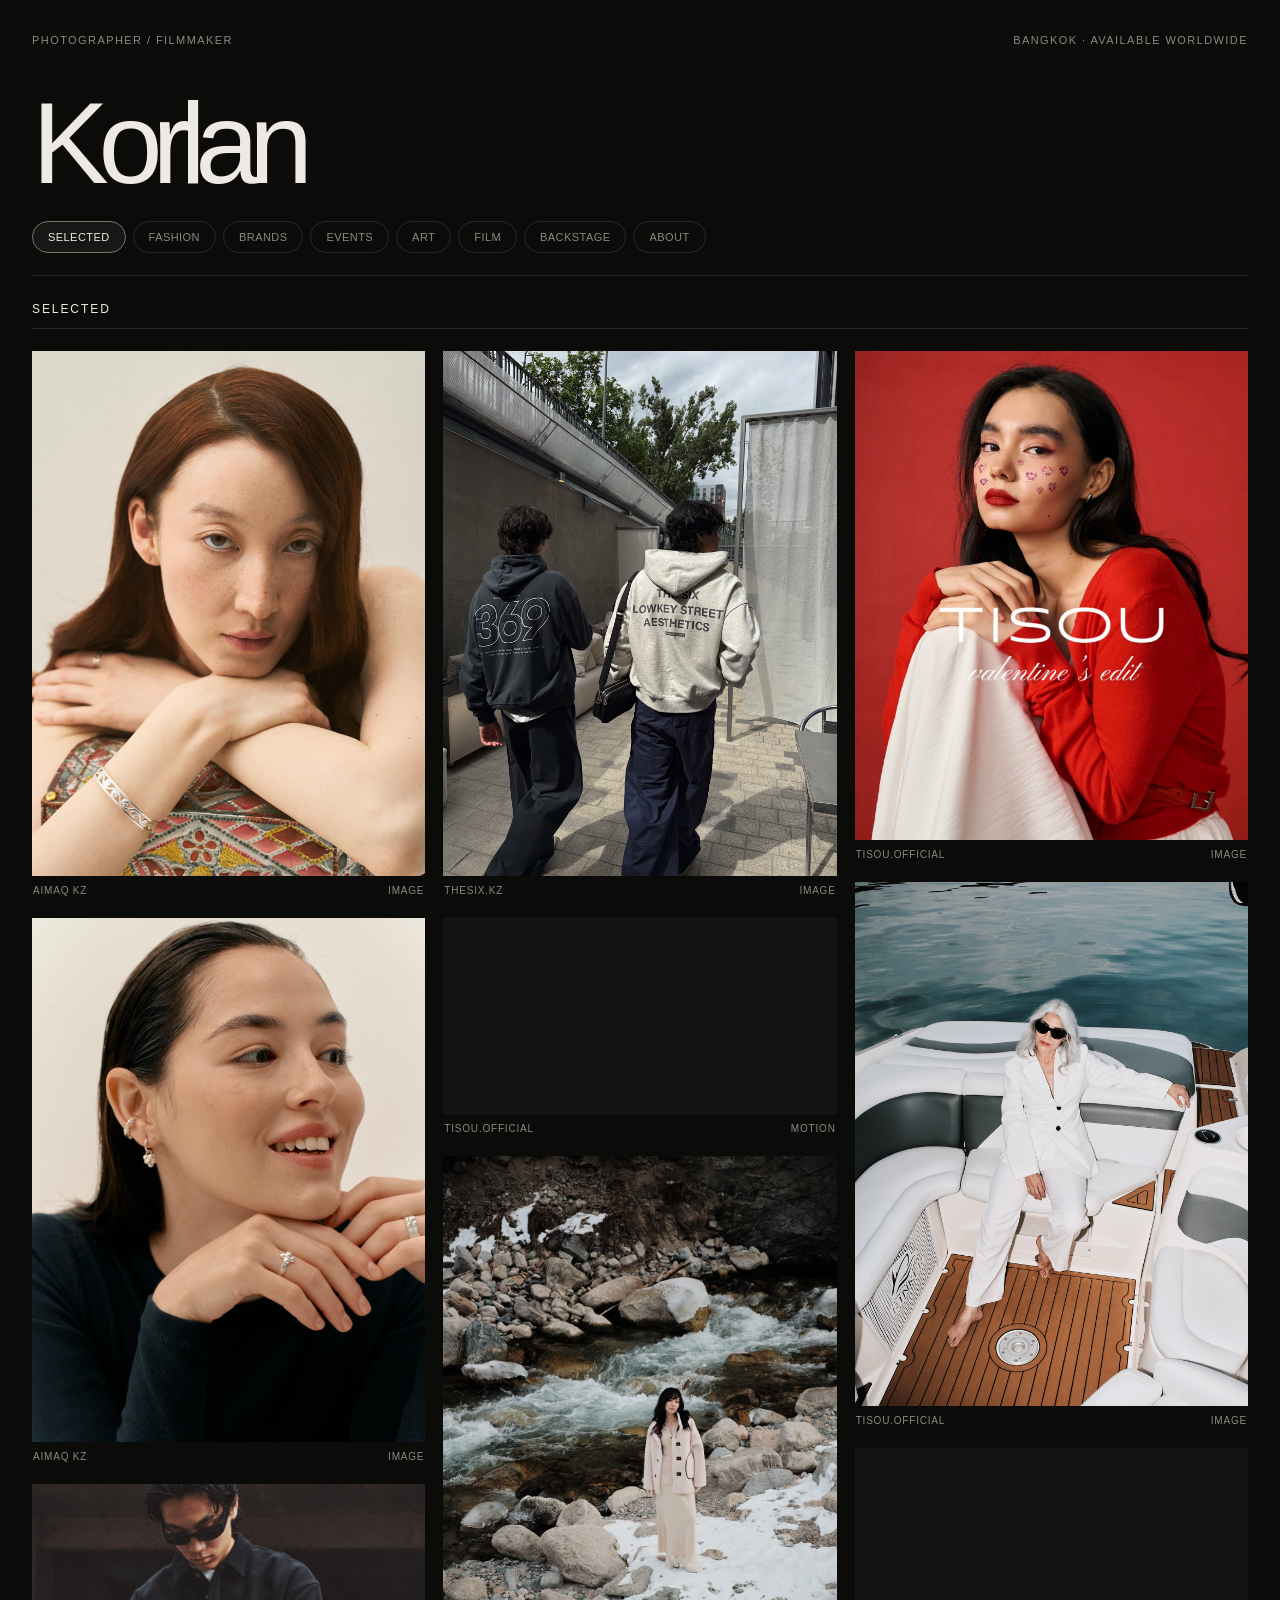
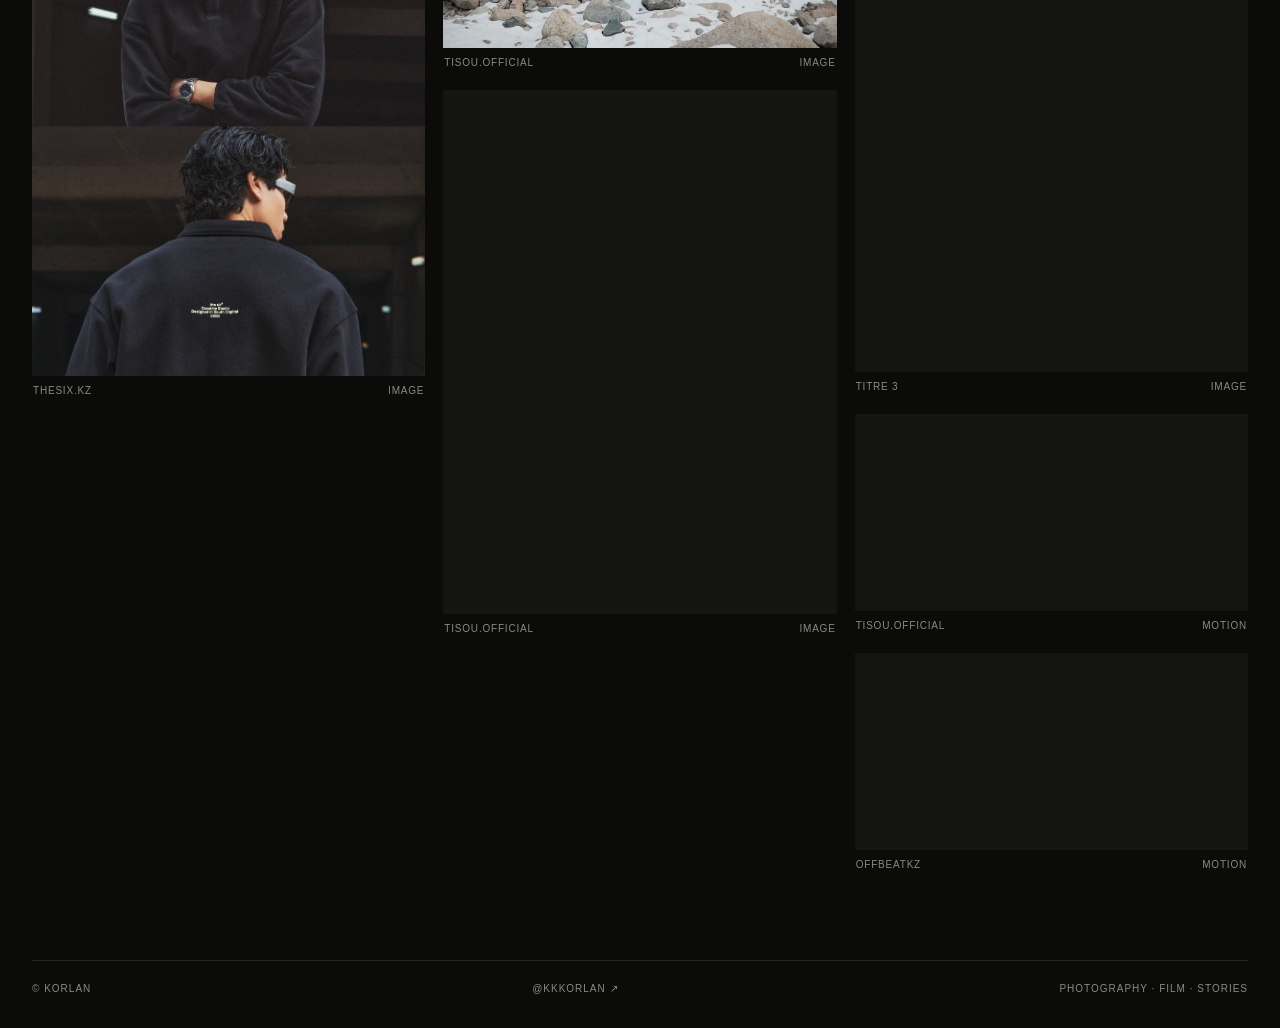
<file: index.html>
<!doctype html>
<html lang="en"><head><meta charset="utf-8"><meta name="viewport" content="width=device-width,initial-scale=1"><meta name="theme-color" content="#0b0b0a"><meta name="description" content="Korlan - photographer and filmmaker. Selected visual work, campaigns and films."><meta property="og:title" content="Korlan"><meta property="og:description" content="Photography, films and visual work by Korlan."><meta property="og:type" content="website"><meta property="og:url" content="https://www.yokikori.online/"><title>Korlan</title><link rel="stylesheet" href="./assets/alternative.css"></head>
<body><div class="shell">
<header><div class="topline"><span>Photographer / Filmmaker</span><span>Bangkok · Available worldwide</span></div><div class="wordmark">Korlan</div><nav class="nav" id="nav" aria-label="Portfolio sections"></nav></header>
<main id="content"><div class="empty">Loading selected work...</div></main>
<footer><span>© Korlan</span><a href="https://www.instagram.com/kkkorlan/" target="_blank" rel="noopener noreferrer">@kkkorlan ↗</a><span>Photography · Film · Stories</span></footer>
</div><script src="./assets/alternative.js" defer></script></body></html>
</file>
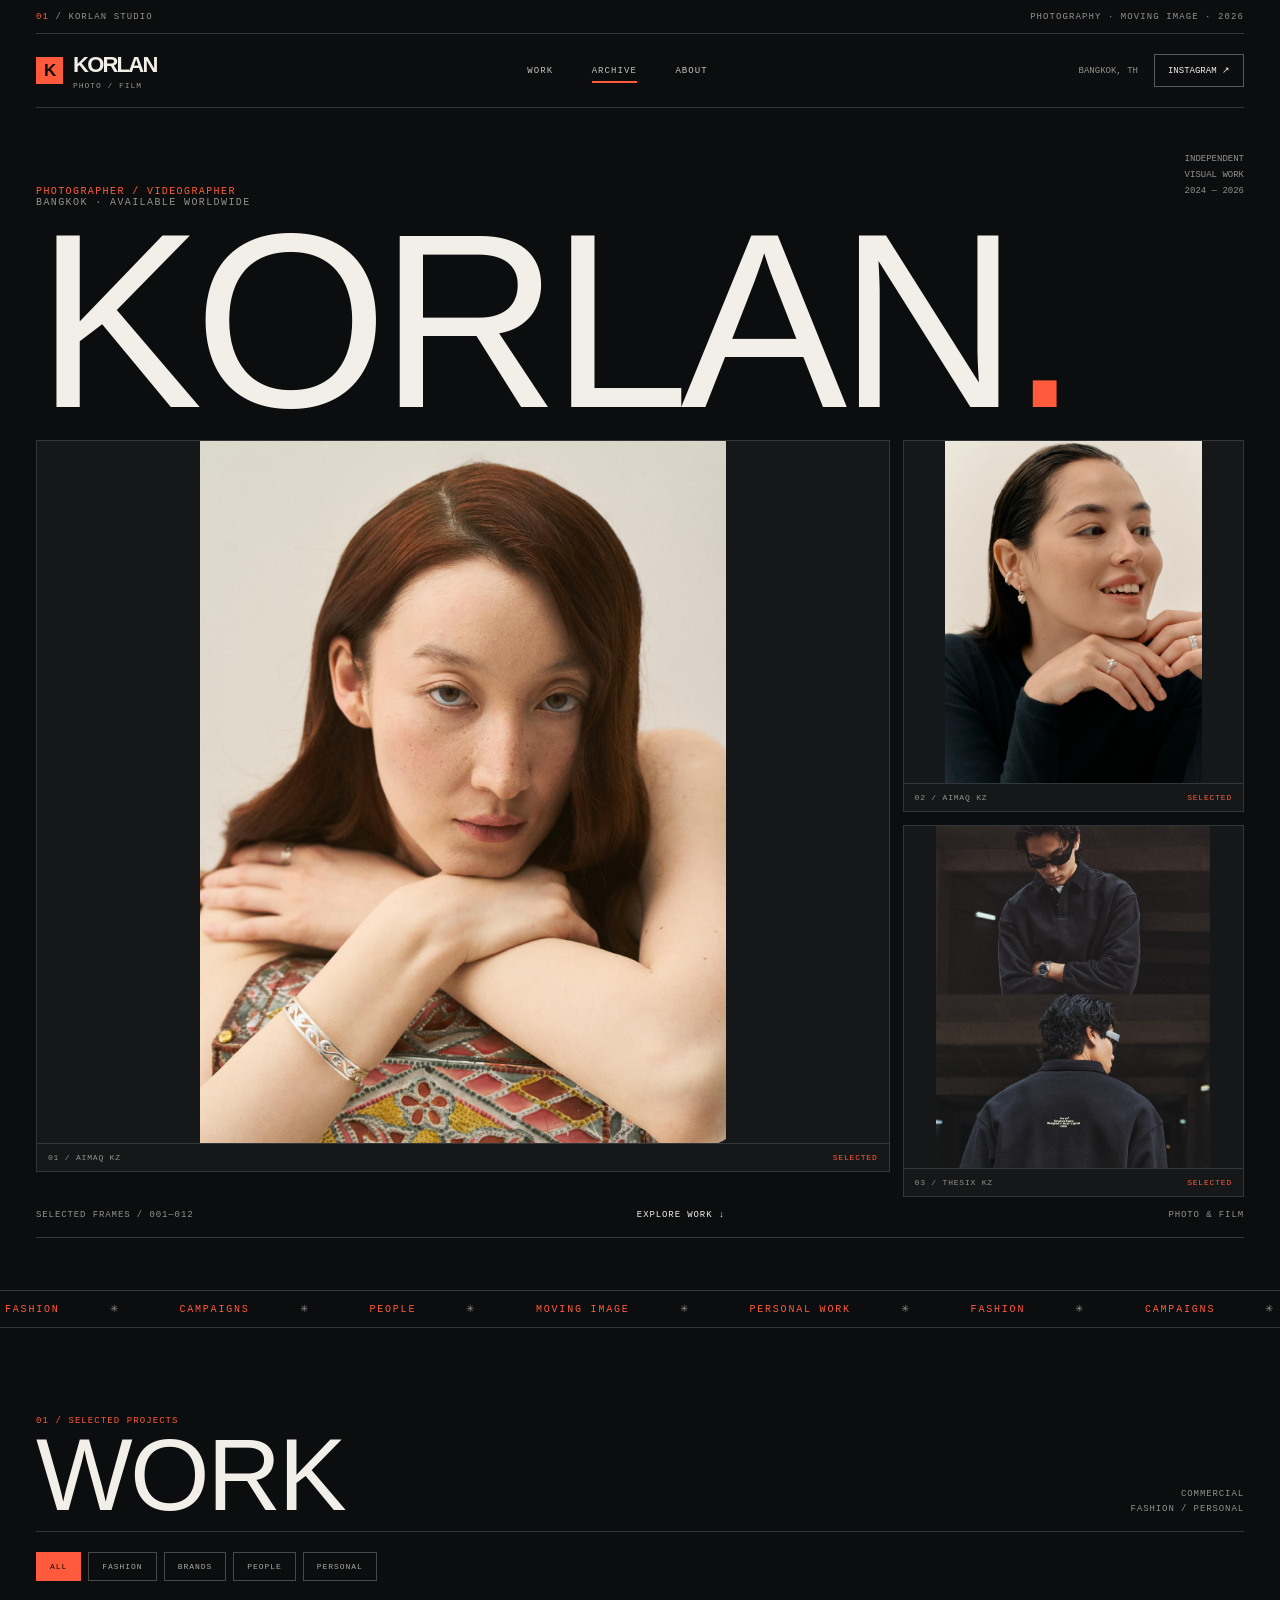
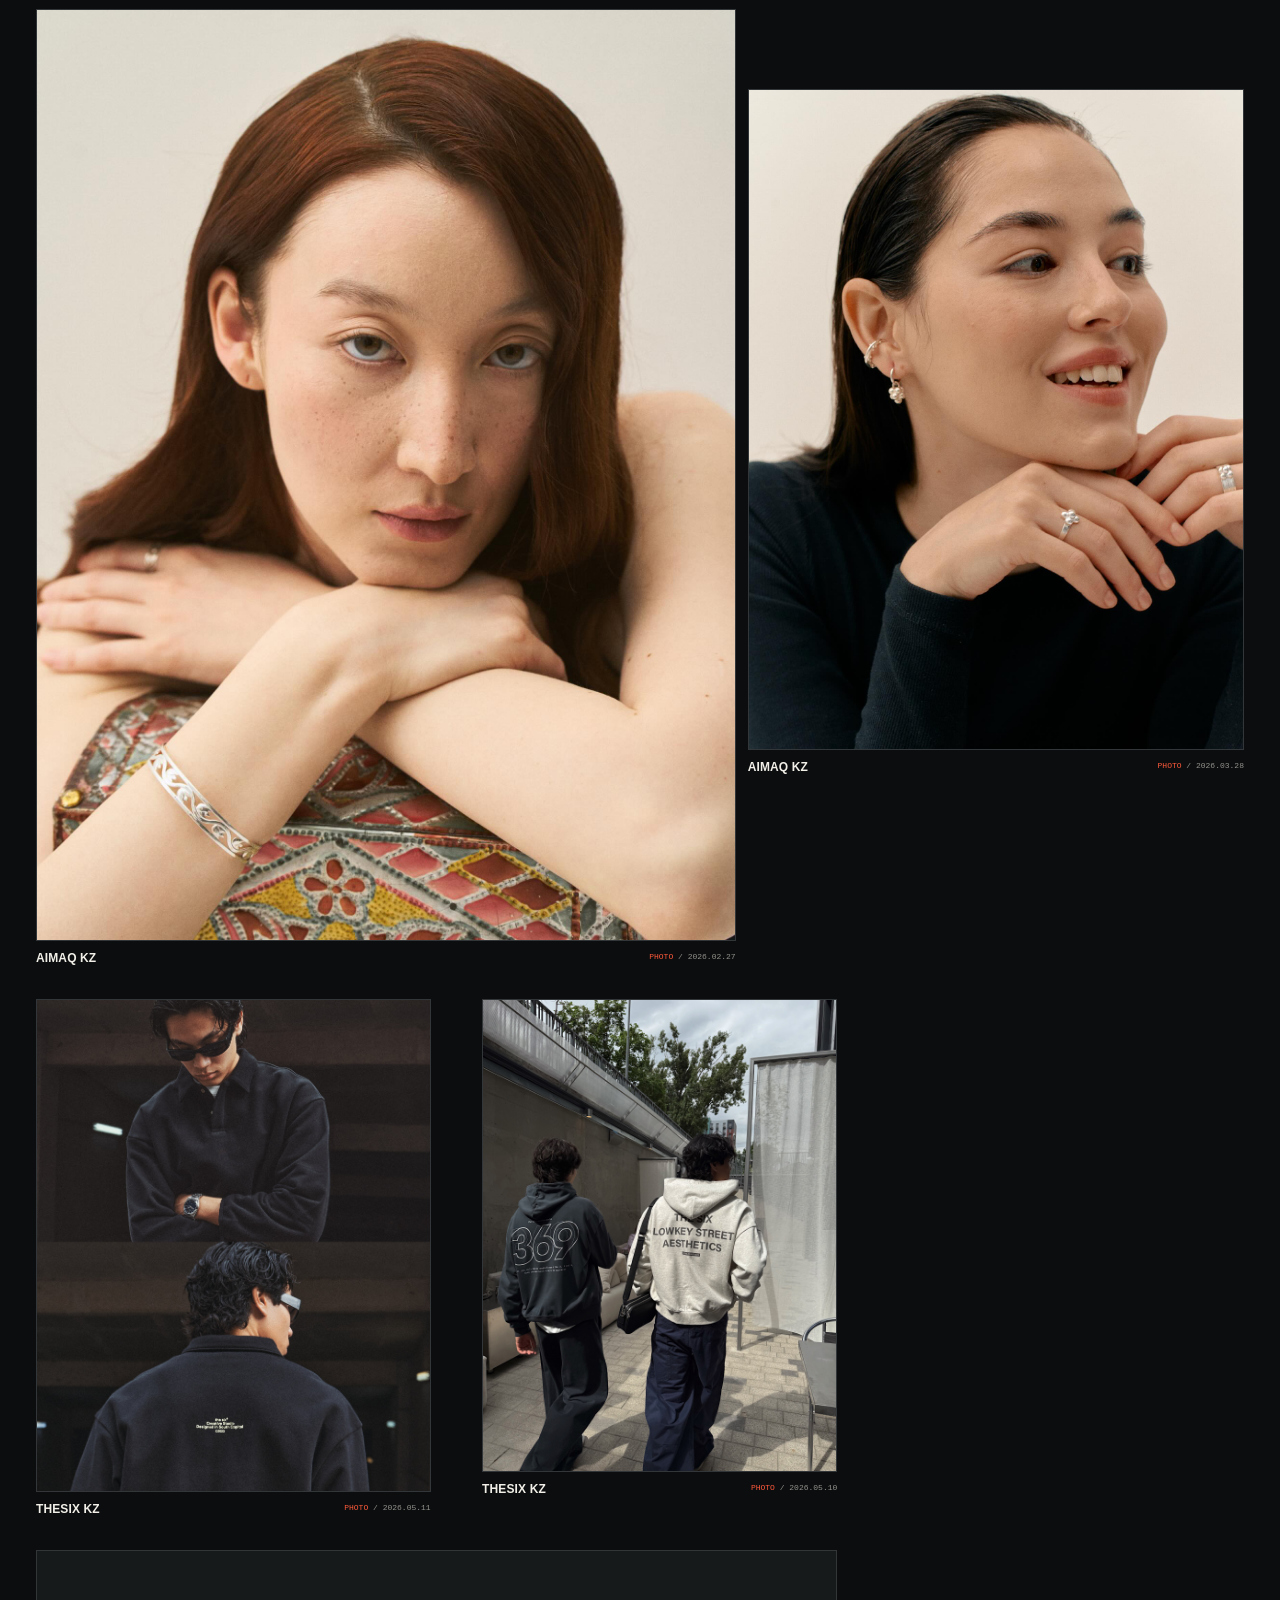
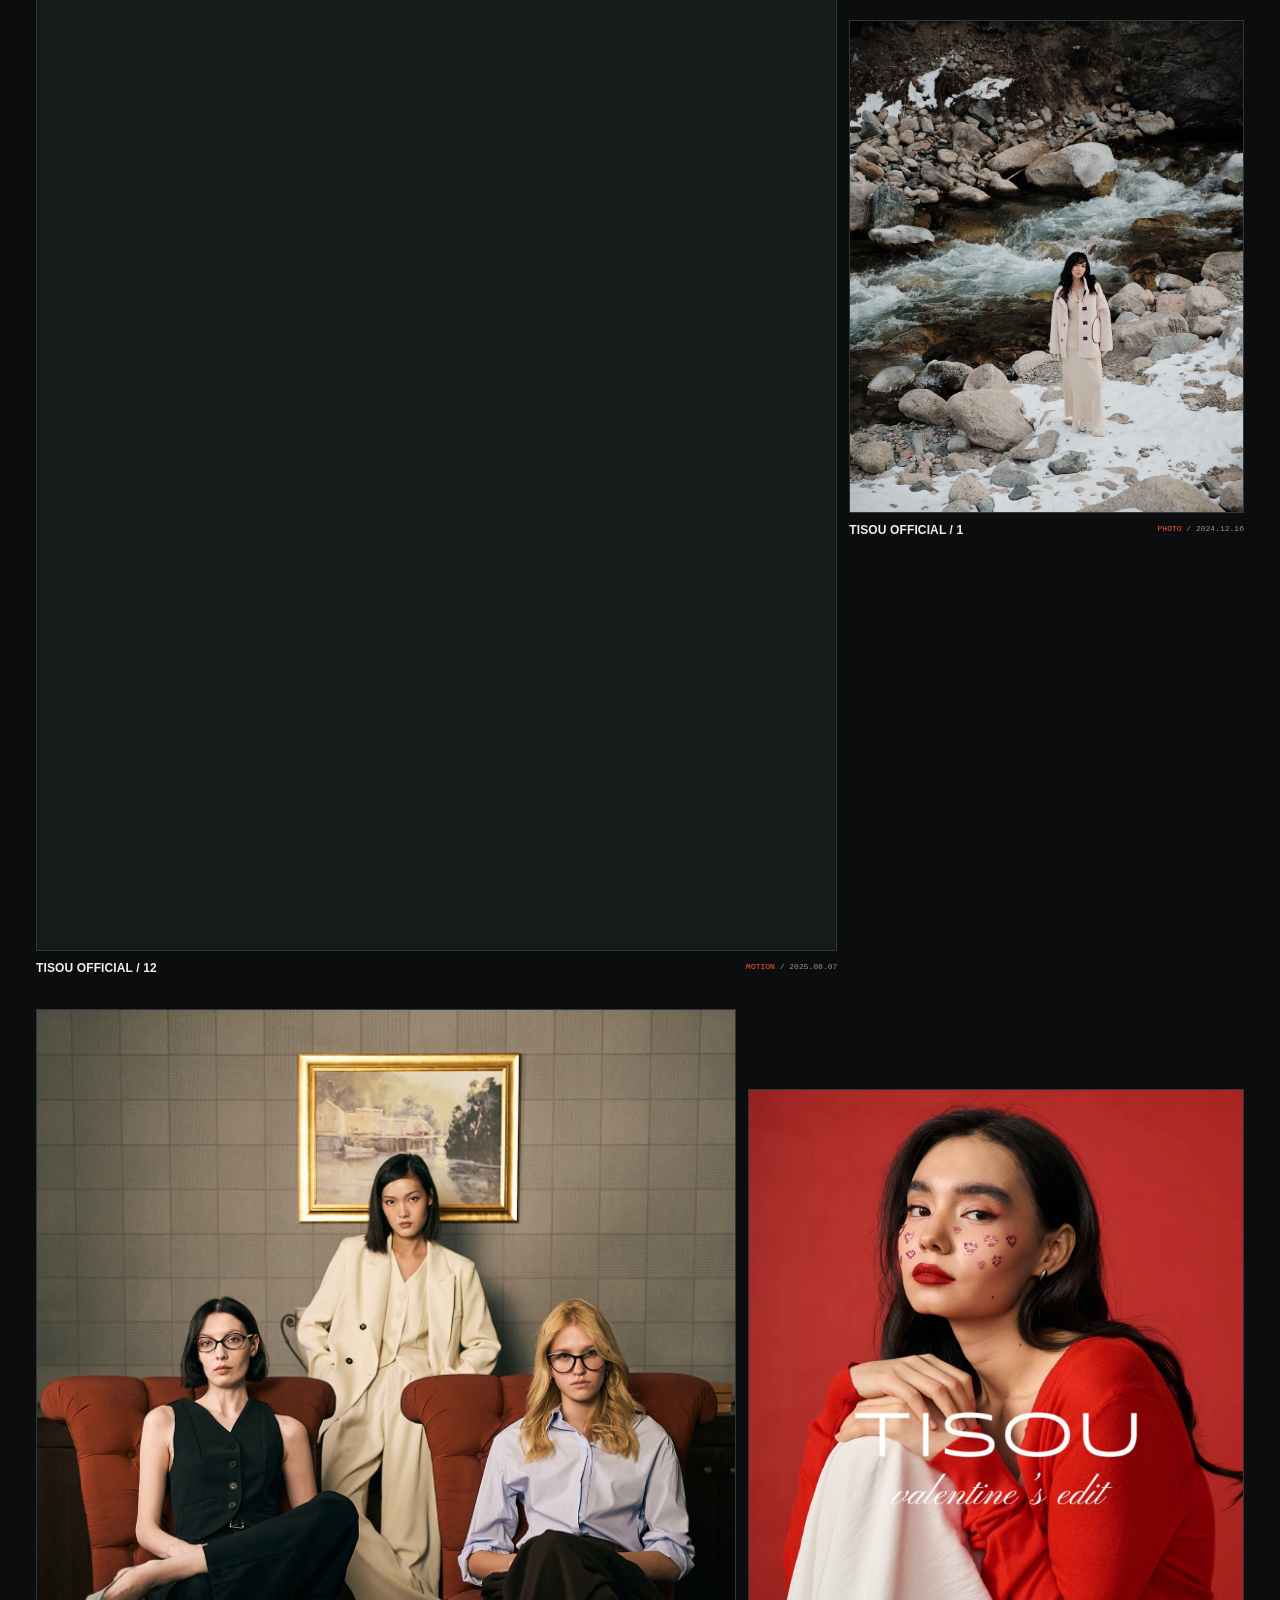
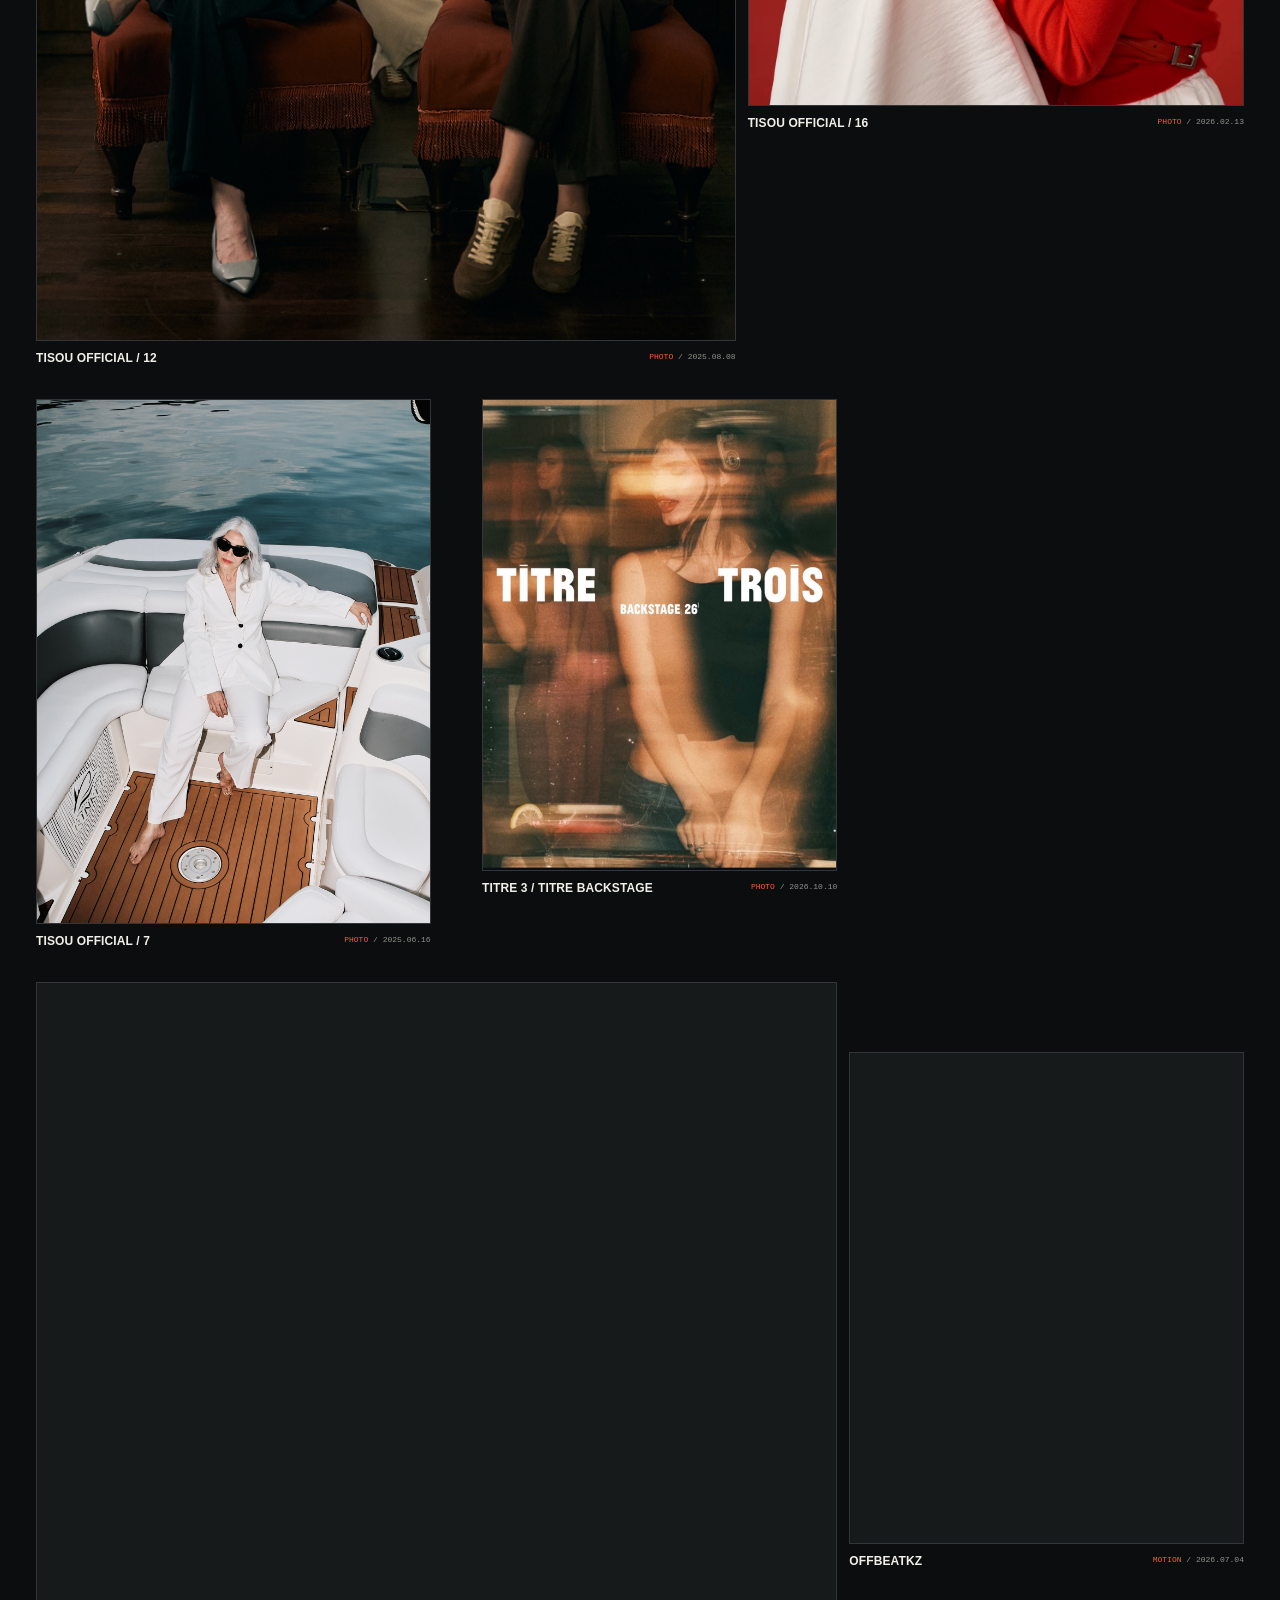
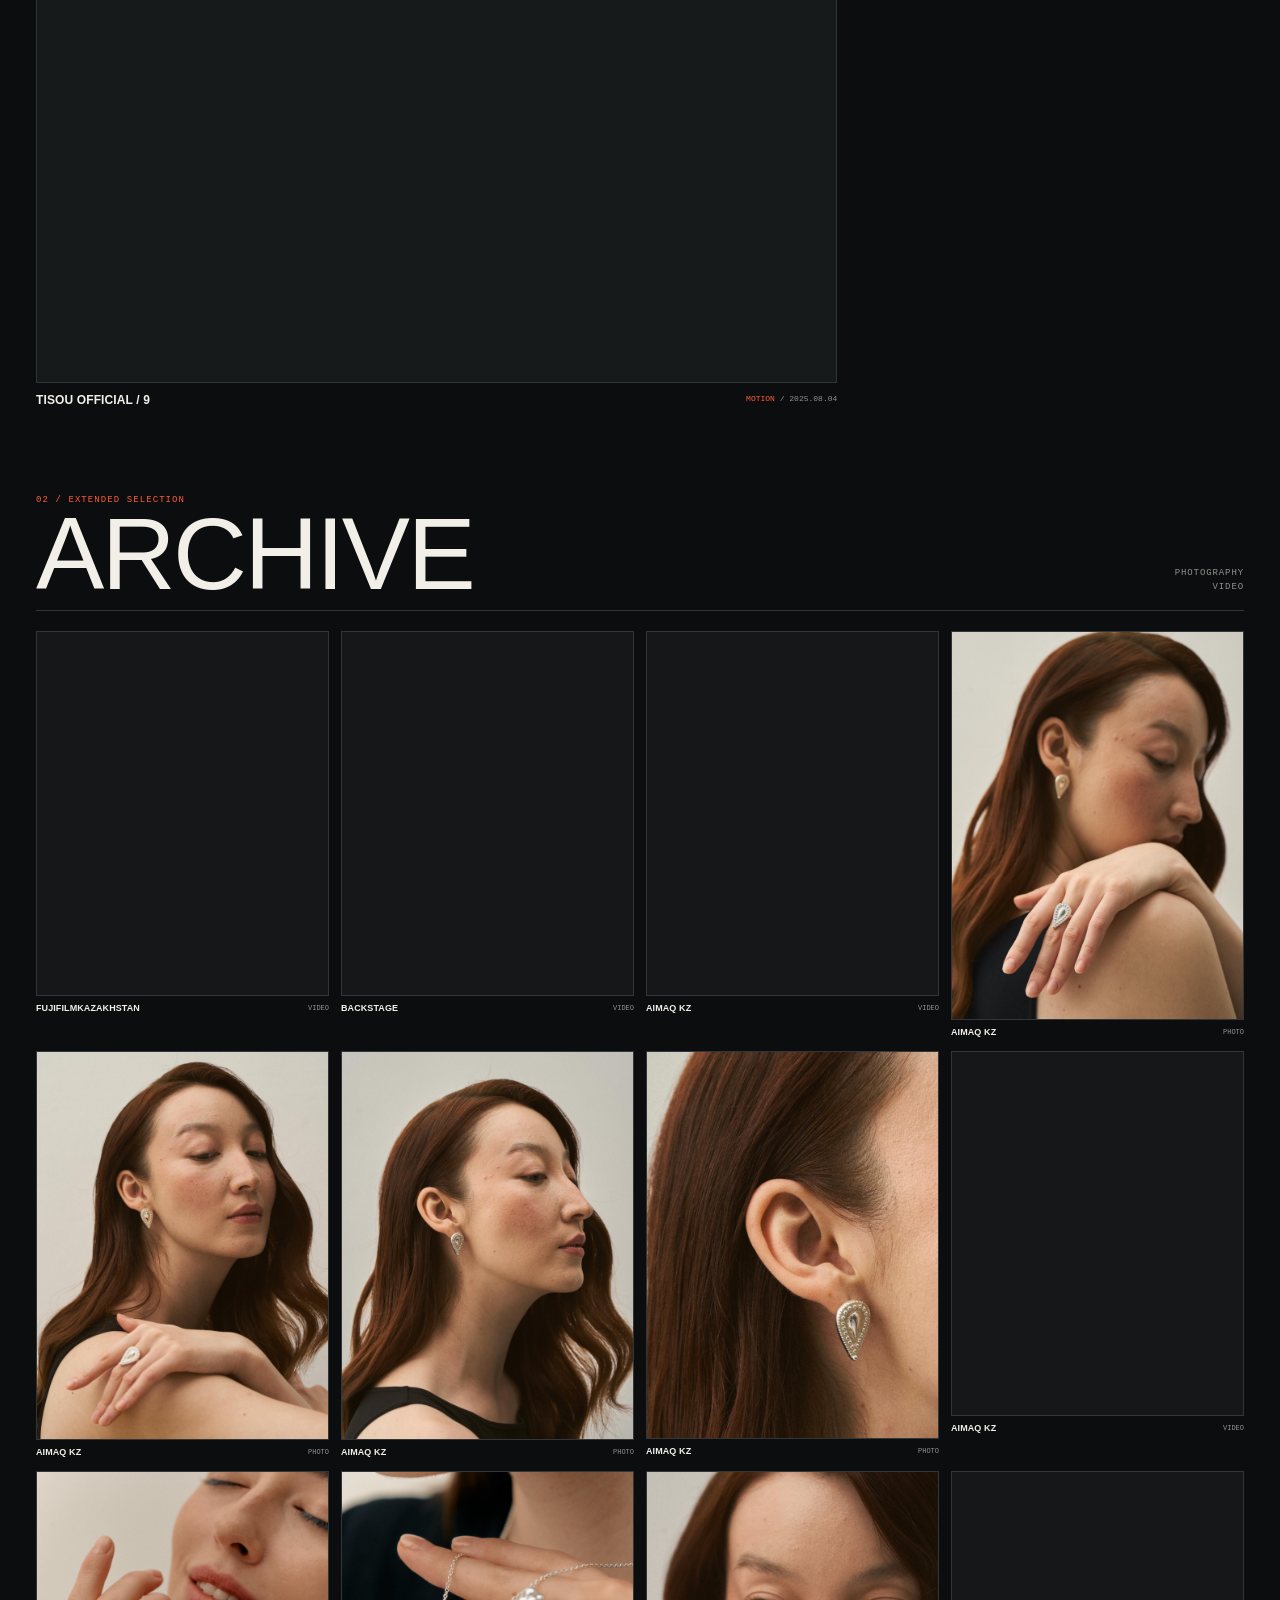
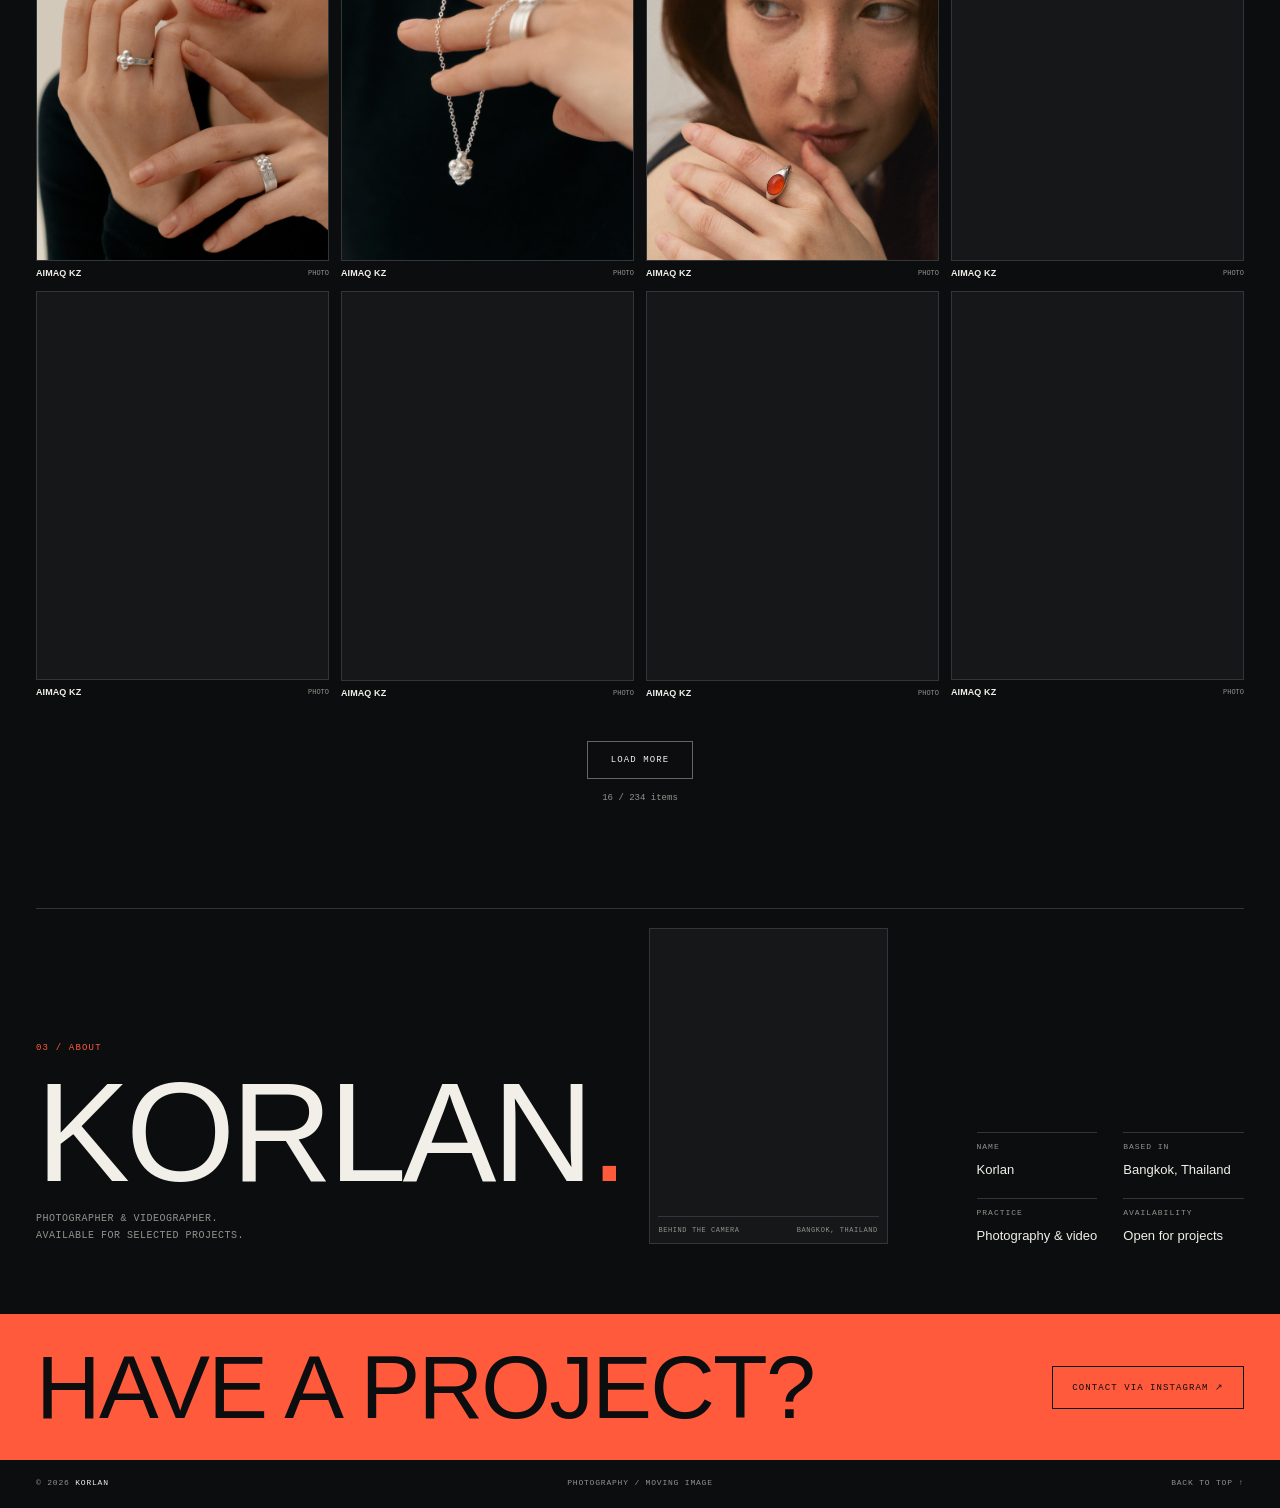
<file: alternative-2/index.html>
<!doctype html>
<html lang="en">
<head>
<meta charset="utf-8">
<meta name="viewport" content="width=device-width,initial-scale=1,viewport-fit=cover">
<meta name="theme-color" content="#0c0d0e">
<meta name="description" content="Korlan — photographer and videographer. Selected photography and films.">
<title>KORLAN / Photo & Film</title>
<style>
:root{--bg:#0c0d0e;--panel:#151719;--ink:#f1efe8;--muted:#92928d;--line:#333638;--signal:#ff5a3c;--mono:ui-monospace,SFMono-Regular,Menlo,Consolas,monospace;--sans:Arial,Helvetica,sans-serif;--display:Impact,'Arial Narrow',Arial,sans-serif}
*{box-sizing:border-box}html{scroll-behavior:smooth;background:var(--bg)}body{margin:0;background:var(--bg);color:var(--ink);font-family:var(--sans);-webkit-font-smoothing:antialiased;overflow-x:hidden}a{color:inherit;text-decoration:none}button{font:inherit;color:inherit;cursor:pointer}::selection{background:var(--signal);color:#0c0d0e}
.wrap{width:min(1680px,calc(100% - 72px));margin:0 auto}.topline{height:34px;border-bottom:1px solid var(--line);display:flex;justify-content:space-between;align-items:center;color:var(--muted);font:9px var(--mono);letter-spacing:.12em;text-transform:uppercase}.topline b{color:var(--signal);font-weight:500}
.header{height:74px;border-bottom:1px solid var(--line);display:flex;align-items:center;justify-content:space-between;gap:24px;position:relative;z-index:10;background:var(--bg)}.brand{display:flex;align-items:center;gap:10px;font-weight:800;letter-spacing:-.08em;font-size:22px}.brand-mark{width:27px;height:27px;background:var(--signal);color:var(--bg);display:grid;place-items:center;font:700 17px var(--sans);letter-spacing:-.08em}.brand small{display:block;font:8px var(--mono);letter-spacing:.12em;color:var(--muted);margin-top:3px}.nav{display:flex;align-items:center;gap:clamp(18px,3vw,48px)}.nav a{font:9px var(--mono);letter-spacing:.12em;text-transform:uppercase;color:#c3c3bd;position:relative;padding:12px 0}.nav a:after{content:"";height:2px;position:absolute;bottom:5px;left:0;width:0;background:var(--signal);transition:width .2s}.nav a:hover:after,.nav a.active:after{width:100%}.header-right{display:flex;align-items:center;gap:16px;font:9px var(--mono);text-transform:uppercase;color:var(--muted)}.ig{border:1px solid #555a5b;padding:10px 13px;color:var(--ink);transition:.2s}.ig:hover{border-color:var(--signal);color:var(--signal)}
.hero{padding:43px 0 0}.hero-top{display:flex;justify-content:space-between;align-items:flex-end;gap:20px}.hero-kicker{font:10px var(--mono);letter-spacing:.14em;text-transform:uppercase;color:var(--muted)}.hero-kicker b{color:var(--signal);font-weight:500}.hero-title{font:clamp(100px,19.5vw,310px)/.72 var(--display);letter-spacing:-.035em;margin:23px 0 30px;white-space:nowrap}.hero-title span{color:var(--signal)}.hero-sidecopy{text-align:right;font:9px/1.8 var(--mono);text-transform:uppercase;color:var(--muted);padding-bottom:8px;flex-shrink:0}.hero-layout{display:grid;grid-template-columns:minmax(0,1.75fr) minmax(210px,.7fr);gap:13px;align-items:start}.feature-main,.feature-small{position:relative;min-width:0;background:var(--panel);overflow:hidden}.feature-main img,.feature-small img{width:100%;height:auto;display:block;object-fit:contain}.feature-main{border:1px solid var(--line)}.feature-main img{max-height:78vh}.feature-side{display:grid;gap:13px}.feature-small{border:1px solid var(--line)}.feature-small img{max-height:38vh}.feature-tag{display:flex;justify-content:space-between;align-items:center;padding:9px 11px;border-top:1px solid var(--line);font:8px var(--mono);letter-spacing:.1em;text-transform:uppercase;color:var(--muted)}.feature-tag b{color:var(--signal);font-weight:500}.hero-bottom{display:flex;justify-content:space-between;align-items:center;border-bottom:1px solid var(--line);padding:13px 0 17px;font:9px var(--mono);text-transform:uppercase;letter-spacing:.1em;color:var(--muted)}.hero-bottom a{color:var(--ink)}.hero-bottom a:hover{color:var(--signal)}
.ticker{margin:52px 0 0;border-top:1px solid var(--line);border-bottom:1px solid var(--line);overflow:hidden;white-space:nowrap;padding:12px 0;color:var(--signal);font:10px var(--mono);letter-spacing:.18em;text-transform:uppercase}.ticker-inner{display:flex;justify-content:space-around;gap:50px}.ticker span:after{content:"✳";padding-left:50px;color:var(--muted)}
.section{padding-top:88px}.section-head{display:flex;justify-content:space-between;align-items:flex-end;border-bottom:1px solid var(--line);padding-bottom:15px;margin-bottom:20px}.section-no{font:9px var(--mono);letter-spacing:.12em;color:var(--signal);text-transform:uppercase;margin-bottom:8px}.section-title{font:clamp(54px,8vw,112px)/.8 var(--display);letter-spacing:-.025em;text-transform:uppercase;margin:0}.section-side{font:9px/1.6 var(--mono);text-transform:uppercase;letter-spacing:.1em;color:var(--muted);text-align:right}.filters{display:flex;gap:7px;flex-wrap:wrap;margin:18px 0 28px}.filter{border:1px solid #45494a;background:transparent;color:#a9aaa5;padding:9px 13px;font:8px var(--mono);letter-spacing:.12em;text-transform:uppercase;border-radius:0;transition:.2s}.filter:hover,.filter.active{background:var(--signal);border-color:var(--signal);color:var(--bg)}
.project-grid{display:grid;grid-template-columns:repeat(12,minmax(0,1fr));gap:34px 12px;align-items:start}.project-card{min-width:0;cursor:pointer;position:relative}.project-card:nth-child(6n+1){grid-column:span 7}.project-card:nth-child(6n+2){grid-column:span 5;margin-top:80px}.project-card:nth-child(6n+3){grid-column:span 4}.project-card:nth-child(6n+4){grid-column:span 4;margin-left:10%}.project-card:nth-child(6n+5){grid-column:span 8}.project-card:nth-child(6n+6){grid-column:span 4;margin-top:70px}.project-media{position:relative;background:#171a1b;border:1px solid var(--line);overflow:hidden;line-height:0}.project-media img,.project-media video{width:100%;height:auto;display:block;object-fit:contain}.project-media img{transition:transform .55s cubic-bezier(.2,.7,.2,1)}.project-card:hover .project-media img{transform:scale(1.025)}.project-media video{aspect-ratio:4/5;background:#171a1b}.project-meta{display:flex;justify-content:space-between;gap:12px;padding-top:10px;align-items:flex-start}.project-name{font-size:12px;font-weight:600;letter-spacing:.01em;text-transform:uppercase}.project-info{font:8px/1.6 var(--mono);text-transform:uppercase;color:var(--muted);text-align:right;white-space:nowrap}.project-info b{color:var(--signal);font-weight:500}.project-card:focus-visible{outline:1px solid var(--signal);outline-offset:5px}
.load-row{display:flex;justify-content:center;padding:42px 0 0}.load-more{background:transparent;border:1px solid #626666;padding:13px 23px;color:var(--ink);font:9px var(--mono);text-transform:uppercase;letter-spacing:.12em}.load-more:hover{background:var(--signal);border-color:var(--signal);color:var(--bg)}.count{font:9px var(--mono);color:var(--muted);text-align:center;margin-top:14px}
.archive-grid{display:grid;grid-template-columns:repeat(4,minmax(0,1fr));gap:12px;align-items:start}.archive-card{cursor:pointer;min-width:0}.archive-card img,.archive-card video{width:100%;height:auto;display:block;object-fit:contain;background:var(--panel)}.archive-card .project-meta{padding-top:7px}.archive-card .project-name{font-size:9px}.archive-card .project-info{font-size:7px}
.about{margin-top:105px;border-top:1px solid var(--line);padding:19px 0 70px;display:grid;grid-template-columns:1fr minmax(180px,.72fr) 1fr;gap:24px;align-items:end}.about-heading{align-self:end}.about-intro{font:10px/1.7 var(--mono);letter-spacing:.05em;color:var(--muted);text-transform:uppercase;margin:22px 0 0}.about-portrait{min-width:0;border:1px solid var(--line);background:var(--panel);padding:8px}.about-portrait img{display:block;width:100%;height:auto;max-height:520px;object-fit:contain;object-position:center}.portrait-caption{display:flex;justify-content:space-between;gap:8px;border-top:1px solid var(--line);padding:9px 1px 1px;margin-top:8px;font:7px var(--mono);letter-spacing:.08em;text-transform:uppercase;color:var(--muted)}.about-label{font:9px var(--mono);letter-spacing:.13em;color:var(--signal);text-transform:uppercase}.about-title{font:clamp(68px,11vw,170px)/.78 var(--display);letter-spacing:-.03em;margin:25px 0 0}.about-title span{color:var(--signal)}.about-info{display:grid;grid-template-columns:1fr 1fr;gap:20px 26px;max-width:500px;margin-left:auto}.info-block{border-top:1px solid var(--line);padding-top:9px}.info-block small{display:block;font:8px var(--mono);letter-spacing:.12em;color:var(--muted);text-transform:uppercase;margin-bottom:9px}.info-block strong{font-size:13px;font-weight:500}.contact-panel{background:var(--signal);color:var(--bg);padding:35px 0}.contact-inner{display:flex;align-items:center;justify-content:space-between;gap:20px}.contact-title{font:clamp(42px,7vw,92px)/.85 var(--display);letter-spacing:-.02em}.contact-link{border:1px solid var(--bg);padding:15px 19px;font:9px var(--mono);text-transform:uppercase;letter-spacing:.12em;white-space:nowrap}.contact-link:hover{background:var(--bg);color:var(--signal)}
.footer{padding:18px 0 22px;color:var(--muted);font:8px var(--mono);letter-spacing:.1em;text-transform:uppercase;display:flex;justify-content:space-between;gap:20px}.footer strong{color:var(--ink);font-weight:500}
.viewer{position:fixed;inset:0;z-index:100;background:rgba(5,6,7,.97);display:none;padding:30px}.viewer.open{display:flex;align-items:center;justify-content:center}.viewer-content{width:min(1400px,100%);height:min(90vh,1000px);display:grid;grid-template-columns:minmax(0,1fr) 220px;gap:22px;align-items:center}.viewer-media{height:100%;min-height:0;display:flex;align-items:center;justify-content:center}.viewer-media img,.viewer-media video{max-width:100%;max-height:100%;width:auto;height:auto;object-fit:contain;display:block}.viewer-details{align-self:end;padding-bottom:20px}.viewer-details small{font:8px var(--mono);color:var(--signal);text-transform:uppercase;letter-spacing:.13em}.viewer-details h3{font-size:20px;text-transform:uppercase;margin:10px 0}.viewer-details p{font:9px/1.8 var(--mono);color:var(--muted);text-transform:uppercase}.viewer-close{position:absolute;right:24px;top:20px;background:transparent;border:1px solid #666;color:var(--ink);width:42px;height:42px;font-size:22px}.viewer-close:hover{background:var(--signal);border-color:var(--signal);color:var(--bg)}.empty{padding:38px 0;color:var(--muted);font:10px var(--mono);text-transform:uppercase}
@media(max-width:760px){
 .wrap{width:calc(100% - 30px)}.topline{font-size:7px}.header{height:auto;min-height:65px;flex-wrap:wrap;padding:13px 0 10px;gap:10px}.brand{font-size:19px}.brand-mark{width:24px;height:24px;font-size:15px}.header-right{gap:8px}.header-right .location{display:none}.ig{padding:8px 10px;font-size:8px}.nav{order:3;width:100%;overflow-x:auto;gap:25px;padding-top:7px}.nav a{white-space:nowrap;font-size:8px;padding:7px 0}.hero{padding-top:32px}.hero-top{align-items:flex-end}.hero-title{font-size:clamp(75px,19.2vw,145px);margin:19px 0 19px;letter-spacing:-.04em}.hero-sidecopy{font-size:7px;padding-bottom:3px}.hero-layout{grid-template-columns:minmax(0,1fr) 34%;gap:7px}.feature-side{gap:7px}.feature-tag{padding:7px 6px;font-size:6px}.feature-main img{max-height:none}.feature-small img{max-height:none}.hero-bottom{font-size:7px;gap:10px}.ticker{margin-top:36px}.ticker-inner{gap:25px;justify-content:flex-start}.ticker span:after{padding-left:25px}.section{padding-top:60px}.section-title{font-size:clamp(48px,13vw,72px)}.section-side{font-size:7px}.project-grid{grid-template-columns:repeat(2,minmax(0,1fr));gap:25px 8px}.project-card,.project-card:nth-child(n){grid-column:auto;margin:0}.project-card:nth-child(3n){transform:translateY(20px)}.project-meta{gap:5px;padding-top:7px}.project-name{font-size:9px}.project-info{font-size:6px}.filters{gap:5px;margin:14px 0 20px}.filter{padding:8px 9px;font-size:7px}.archive-grid{grid-template-columns:repeat(2,minmax(0,1fr));gap:18px 8px}.archive-card .project-name{font-size:8px}.about{grid-template-columns:1fr;gap:20px;margin-top:70px;padding-bottom:48px}.about-portrait{width:min(100%,420px)}.about-portrait img{max-height:560px}.about-intro{margin-top:14px}.about-title{font-size:clamp(73px,19vw,120px);margin-top:19px}.about-info{margin:0;max-width:none}.contact-inner{align-items:flex-start;flex-direction:column}.contact-title{font-size:55px}.contact-link{padding:12px 15px}.footer{font-size:7px}.viewer{padding:12px}.viewer-content{height:88vh;grid-template-columns:1fr;grid-template-rows:minmax(0,1fr) auto;gap:8px}.viewer-details{padding:0 4px 5px}.viewer-details h3{font-size:16px;margin:5px 0}.viewer-details p{font-size:7px}.viewer-close{top:10px;right:10px;width:36px;height:36px;background:#0c0d0e}
}
@media(max-width:390px){.hero-title{font-size:18vw}.hero-layout{grid-template-columns:1fr}.feature-side{grid-template-columns:1fr 1fr}.feature-small img{max-height:none}.hero-sidecopy{max-width:92px}.project-info{white-space:normal;max-width:78px}}
@media(prefers-reduced-motion:reduce){*,*:before,*:after{scroll-behavior:auto!important;transition:none!important}}
</style>
</head>
<body>
<div class="wrap">
<div class="topline"><span><b>01</b> / KORLAN STUDIO</span><span>Photography · Moving image · 2026</span></div>
<header class="header">
<a class="brand" href="#top"><span class="brand-mark">K</span><span>KORLAN<small>PHOTO / FILM</small></span></a>
<nav class="nav" aria-label="Main navigation"><a href="#work" class="active">Work</a><a href="#archive">Archive</a><a href="#about">About</a></nav>
<div class="header-right"><span class="location">Bangkok, TH</span><a class="ig" href="https://www.instagram.com/kkkorlan/" target="_blank" rel="noopener">Instagram ↗</a></div>
</header>
<section class="hero" id="top">
<div class="hero-top"><div class="hero-kicker"><b>Photographer / Videographer</b><br>Bangkok · Available worldwide</div><div class="hero-sidecopy">Independent<br>visual work<br>2024 — 2026</div></div>
<h1 class="hero-title">KORLAN<span>.</span></h1>
<div class="hero-layout"><div class="feature-main" id="feature-main"></div><div class="feature-side"><div class="feature-small" id="feature-small-a"></div><div class="feature-small" id="feature-small-b"></div></div></div>
<div class="hero-bottom"><span>Selected frames / 001—012</span><a href="#work">Explore work ↓</a><span>Photo &amp; film</span></div>
</section>
</div>
<div class="ticker" aria-hidden="true"><div class="ticker-inner"><span>Fashion</span><span>Campaigns</span><span>People</span><span>Moving image</span><span>Personal work</span><span>Fashion</span><span>Campaigns</span></div></div>
<div class="wrap">
<section class="section" id="work"><div class="section-head"><div><div class="section-no">01 / Selected projects</div><h2 class="section-title">Work</h2></div><div class="section-side">Commercial<br>Fashion / Personal</div></div>
<div class="filters" id="filters"><button class="filter active" data-filter="all">All</button><button class="filter" data-filter="fashion">Fashion</button><button class="filter" data-filter="brands">Brands</button><button class="filter" data-filter="event">People</button><button class="filter" data-filter="art">Personal</button></div>
<div class="project-grid" id="project-grid"><div class="empty">Loading projects...</div></div>
</section>
<section class="section" id="archive"><div class="section-head"><div><div class="section-no">02 / Extended selection</div><h2 class="section-title">Archive</h2></div><div class="section-side">Photography<br>Video</div></div>
<div class="archive-grid" id="archive-grid"></div><div class="load-row"><button class="load-more" id="load-more">Load more</button></div><div class="count" id="archive-count"></div>
</section>
<section class="about" id="about"><div class="about-heading"><div class="about-label">03 / About</div><h2 class="about-title">KORLAN<span>.</span></h2><p class="about-intro">Photographer &amp; videographer.<br>Available for selected projects.</p></div><div class="about-portrait"><img src="../portfolio%20my%20photo.png" alt="Portrait of Korlan" loading="lazy" decoding="async"><div class="portrait-caption"><span>Behind the camera</span><span>Bangkok, Thailand</span></div></div><div class="about-info"><div class="info-block"><small>Name</small><strong>Korlan</strong></div><div class="info-block"><small>Based in</small><strong>Bangkok, Thailand</strong></div><div class="info-block"><small>Practice</small><strong>Photography &amp; video</strong></div><div class="info-block"><small>Availability</small><strong>Open for projects</strong></div></div></section>
</div>
<section class="contact-panel"><div class="wrap contact-inner"><div class="contact-title">HAVE A PROJECT?</div><a class="contact-link" href="https://www.instagram.com/kkkorlan/" target="_blank" rel="noopener">Contact via Instagram ↗</a></div></section>
<div class="wrap"><footer class="footer"><span>© 2026 <strong>KORLAN</strong></span><span>Photography / Moving image</span><a href="#top">Back to top ↑</a></footer></div>
<div class="viewer" id="viewer" role="dialog" aria-modal="true" aria-label="Project preview"><button class="viewer-close" id="viewer-close" aria-label="Close viewer">×</button><div class="viewer-content"><div class="viewer-media" id="viewer-media"></div><div class="viewer-details"><small id="viewer-type">Selected project</small><h3 id="viewer-name"></h3><p id="viewer-date"></p></div></div></div>
<script>
(()=> {
const $=s=>document.querySelector(s), root='../';
const esc=s=>String(s??'').replace(/[&<>"']/g,c=>({'&':'&amp;','<':'&lt;','>':'&gt;','"':'&quot;',"'":'&#39;'}[c]));
const asset=p=>root+String(p||'').split('/').map(encodeURIComponent).join('/');
const cats=i=>(i.categories||[i.category||'']).map(x=>String(x).toLowerCase());
const label=i=>String(i.album||i.category||'Project').replace(/^@/,'').replace(/[._]/g,' ').replace(/\s+/g,' ').trim();
const date=i=>{const m=String(i.path||'').match(/(20\d{2})-(\d{2})-(\d{2})/);return m?m[1]+'.'+m[2]+'.'+m[3]:''};
const prefersQuiet=window.matchMedia&&window.matchMedia('(prefers-reduced-motion: reduce)').matches;
let all=[],featured=[],archive=[],filter='all',archiveShown=16,observer;
function imageMarkup(i,cls){return '<img class="'+cls+'" src="'+esc(asset(i.path))+'" alt="'+esc(label(i))+'" loading="lazy" decoding="async">'}
function videoMarkup(i,cls){return '<video class="'+cls+'" muted playsinline loop preload="none" data-src="'+esc(asset(i.path))+'" aria-label="'+esc(label(i))+'"></video>'}
function cardMarkup(i,index,source){return '<article class="project-card" tabindex="0" role="button" data-source="'+source+'" data-index="'+index+'"><div class="project-media">'+(i.type==='video'?videoMarkup(i,''):imageMarkup(i,''))+'</div><div class="project-meta"><span class="project-name">'+esc(label(i))+'</span><span class="project-info"><b>'+(i.type==='video'?'Motion':'Photo')+'</b>'+(date(i)?' / '+date(i):'')+'</span></div></article>'}
function featureMarkup(i,n){return '<div class="feature-image">'+imageMarkup(i,'')+'</div><div class="feature-tag"><span>0'+n+' / '+esc(label(i))+'</span><b>Selected</b></div>'}
function renderFeatures(){const imgs=featured.filter(i=>i.type==='image');if(!imgs.length)return;$('#feature-main').innerHTML=featureMarkup(imgs[0],1);if(imgs[1])$('#feature-small-a').innerHTML=featureMarkup(imgs[1],2);if(imgs[2])$('#feature-small-b').innerHTML=featureMarkup(imgs[2],3)}
function watchVideos(rootEl){if(!('IntersectionObserver'in window))return;rootEl.querySelectorAll('video[data-src]').forEach(v=>{if(v.dataset.watched)return;v.dataset.watched='1';v.addEventListener('loadedmetadata',()=>{if(v.videoWidth&&v.videoHeight)v.style.aspectRatio=v.videoWidth+' / '+v.videoHeight},{once:true});const io=new IntersectionObserver(entries=>entries.forEach(e=>{if(e.isIntersecting){if(!v.src){v.src=v.dataset.src;v.load()}if(!prefersQuiet)v.play().catch(()=>{})}else v.pause()}),{rootMargin:'220px'});io.observe(v)})}
function renderProjects(){const list=featured.filter(i=>filter==='all'||cats(i).includes(filter));$('#project-grid').innerHTML=list.map((i,n)=>cardMarkup(i,n,'featured')).join('')||'<div class="empty">No projects in this category.</div>';watchVideos($('#project-grid'))}
function renderArchive(){const view=archive.slice(0,archiveShown);$('#archive-grid').innerHTML=view.map((i,n)=>'<article class="archive-card" tabindex="0" role="button" data-source="archive" data-index="'+n+'"><div class="project-media">'+(i.type==='video'?videoMarkup(i,''):imageMarkup(i,''))+'</div><div class="project-meta"><span class="project-name">'+esc(label(i))+'</span><span class="project-info">'+(i.type==='video'?'Video':'Photo')+'</span></div></article>').join('');$('#archive-count').textContent=view.length+' / '+archive.length+' items';$('#load-more').style.display=archiveShown>=archive.length?'none':'inline-block';watchVideos($('#archive-grid'))}
function openViewer(i){const media=$('#viewer-media');if(i.type==='video'){media.innerHTML='<video controls autoplay playsinline preload="metadata"></video>';const v=media.querySelector('video');v.src=asset(i.path);v.load();v.play().catch(()=>{})}else{media.innerHTML=imageMarkup(i,'')}$('#viewer-name').textContent=label(i);$('#viewer-type').textContent=i.type==='video'?'Moving image':'Photography';$('#viewer-date').textContent=date(i);$('#viewer').classList.add('open');document.body.style.overflow='hidden'}
function closeViewer(){$('#viewer').classList.remove('open');$('#viewer-media').innerHTML='';document.body.style.overflow=''}
async function init(){try{const r=await fetch('../data/site-data.json');if(!r.ok)throw Error('Could not load work archive');const d=await r.json();all=(d.portfolio||[]).filter(i=>i.path);featured=all.filter(i=>i.featuredAll).sort((a,b)=>(a.allOrder||999)-(b.allOrder||999));if(!featured.length)featured=all.slice(0,12);archive=all.filter(i=>!featured.includes(i));renderFeatures();renderProjects();renderArchive()}catch(e){$('#project-grid').innerHTML='<div class="empty">Could not load projects. Please refresh.</div>';console.error(e)}}
$('#filters').addEventListener('click',e=>{const b=e.target.closest('[data-filter]');if(!b)return;filter=b.dataset.filter;$('#filters').querySelectorAll('.filter').forEach(x=>x.classList.toggle('active',x===b));renderProjects()});
document.addEventListener('click',e=>{const c=e.target.closest('[data-source][data-index]');if(!c)return;const n=Number(c.dataset.index),i=c.dataset.source==='featured'?featured.filter(x=>filter==='all'||cats(x).includes(filter))[n]:archive[n];if(i)openViewer(i)});
document.addEventListener('keydown',e=>{if(e.key==='Escape')closeViewer();if((e.key==='Enter'||e.key===' ')&&e.target.matches('[data-source][data-index]')){e.preventDefault();e.target.click()}});
$('#viewer-close').addEventListener('click',closeViewer);$('#viewer').addEventListener('click',e=>{if(e.target===$('#viewer'))closeViewer()});
$('#load-more').addEventListener('click',()=>{archiveShown+=16;renderArchive()});
const links=[...document.querySelectorAll('.nav a')],sections=links.map(a=>document.querySelector(a.getAttribute('href'))),navObserver=new IntersectionObserver(entries=>entries.forEach(e=>{if(e.isIntersecting)links.forEach(a=>a.classList.toggle('active',a.getAttribute('href')==='#'+e.target.id))}),{rootMargin:'-40% 0px -50% 0px'});sections.forEach(s=>s&&navObserver.observe(s));
init();
})();
</script>
</body></html>
</file>
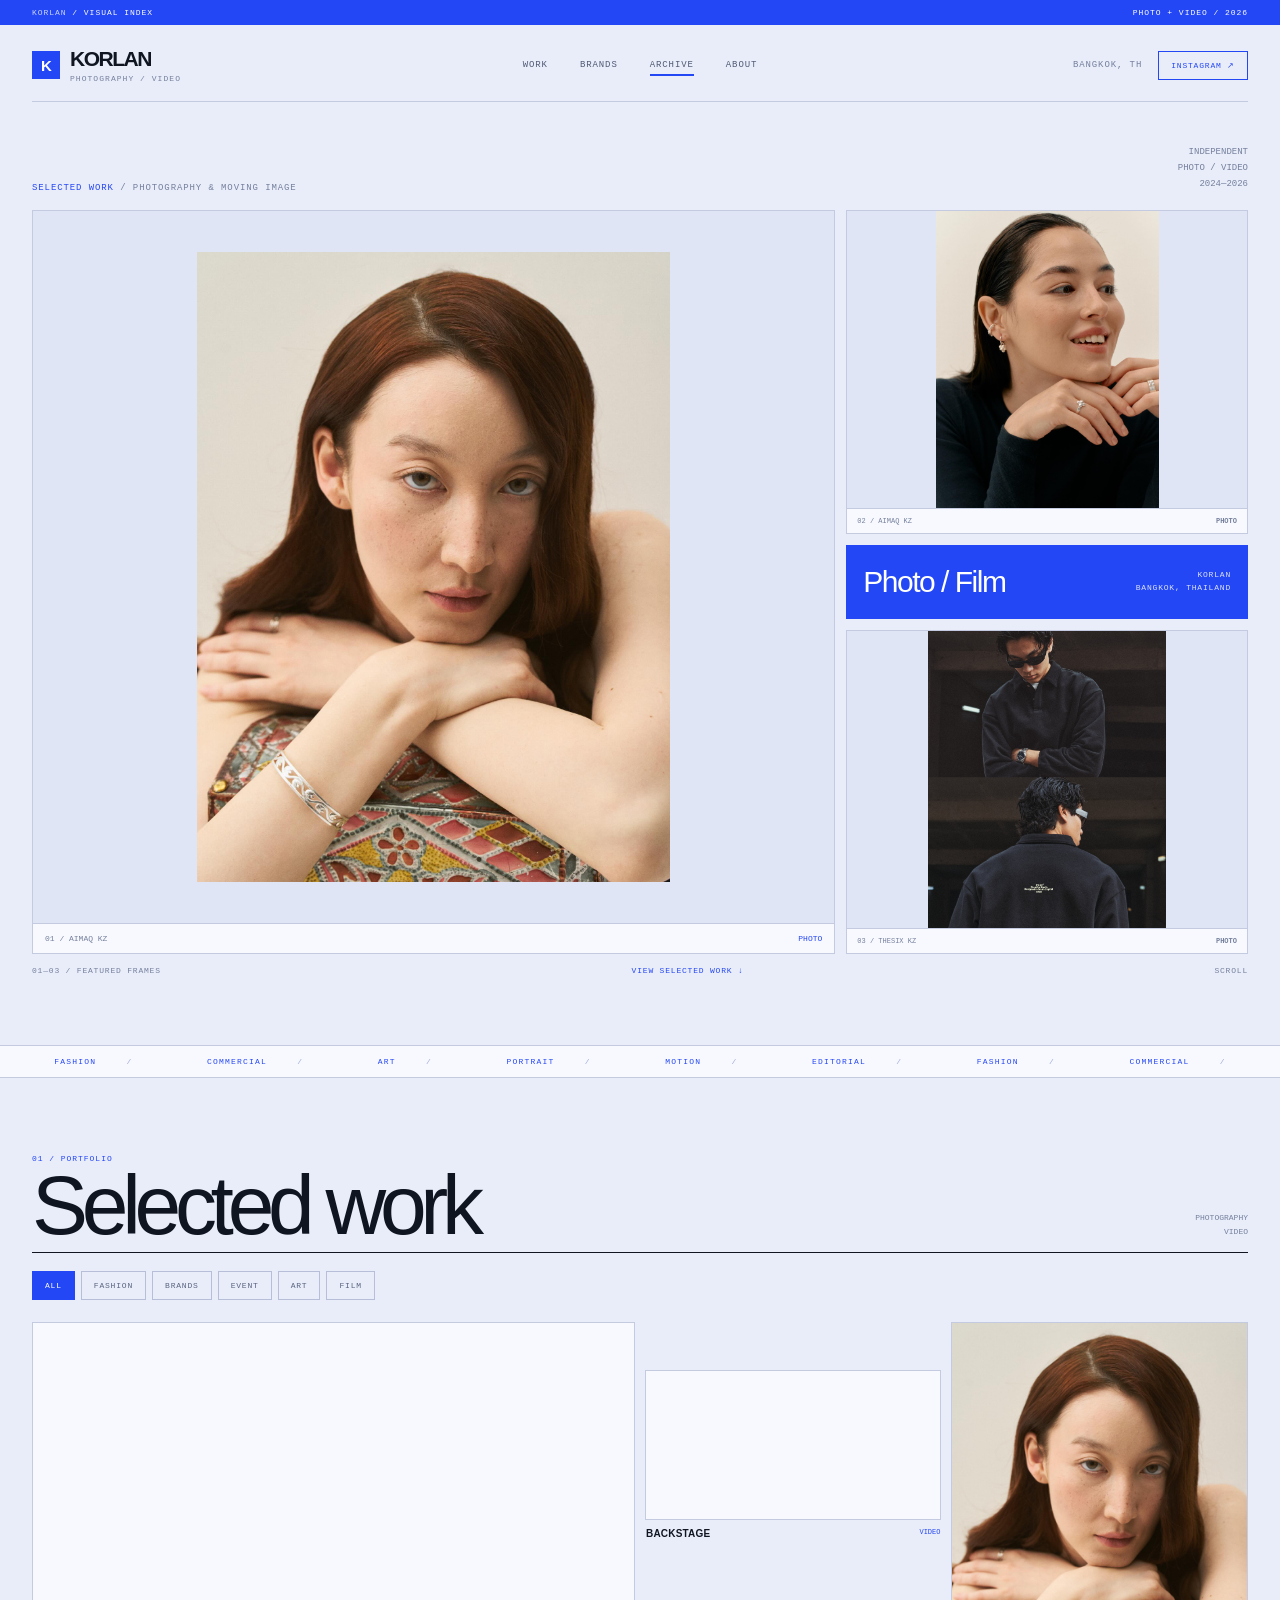
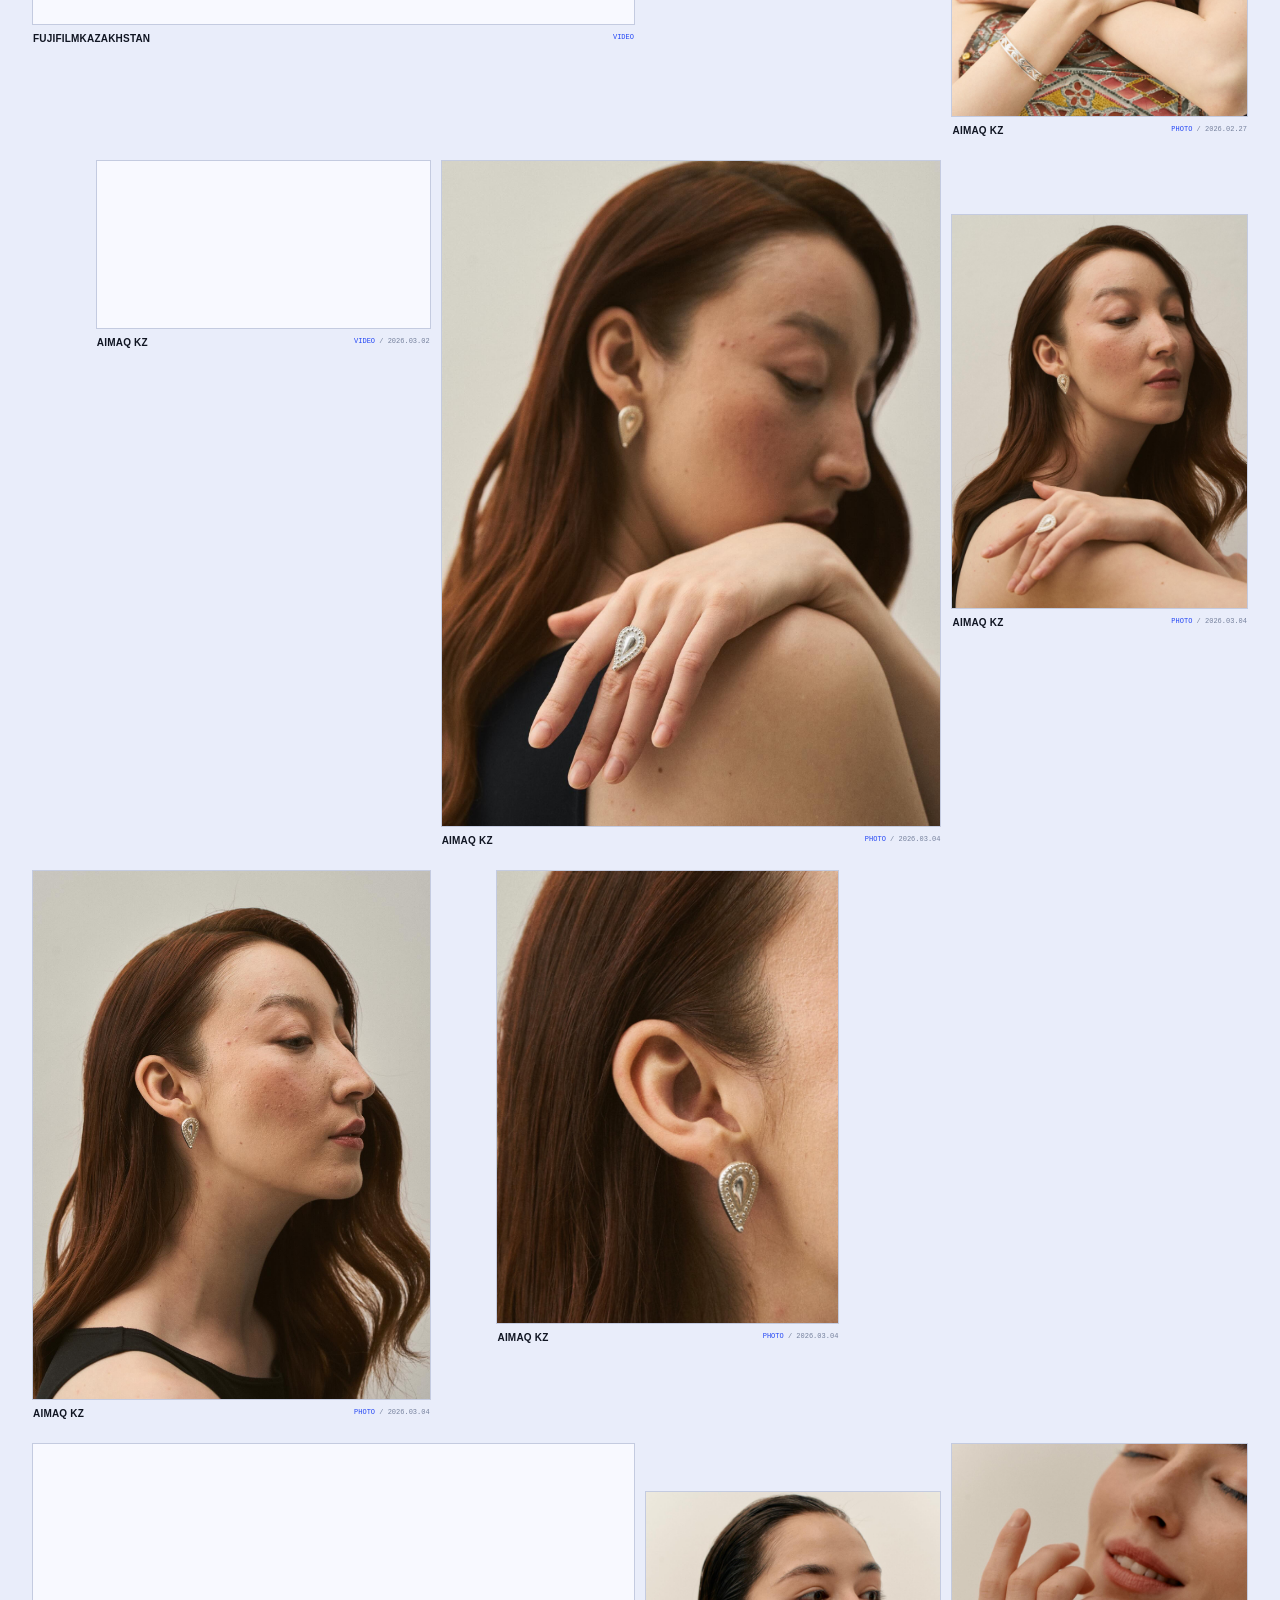
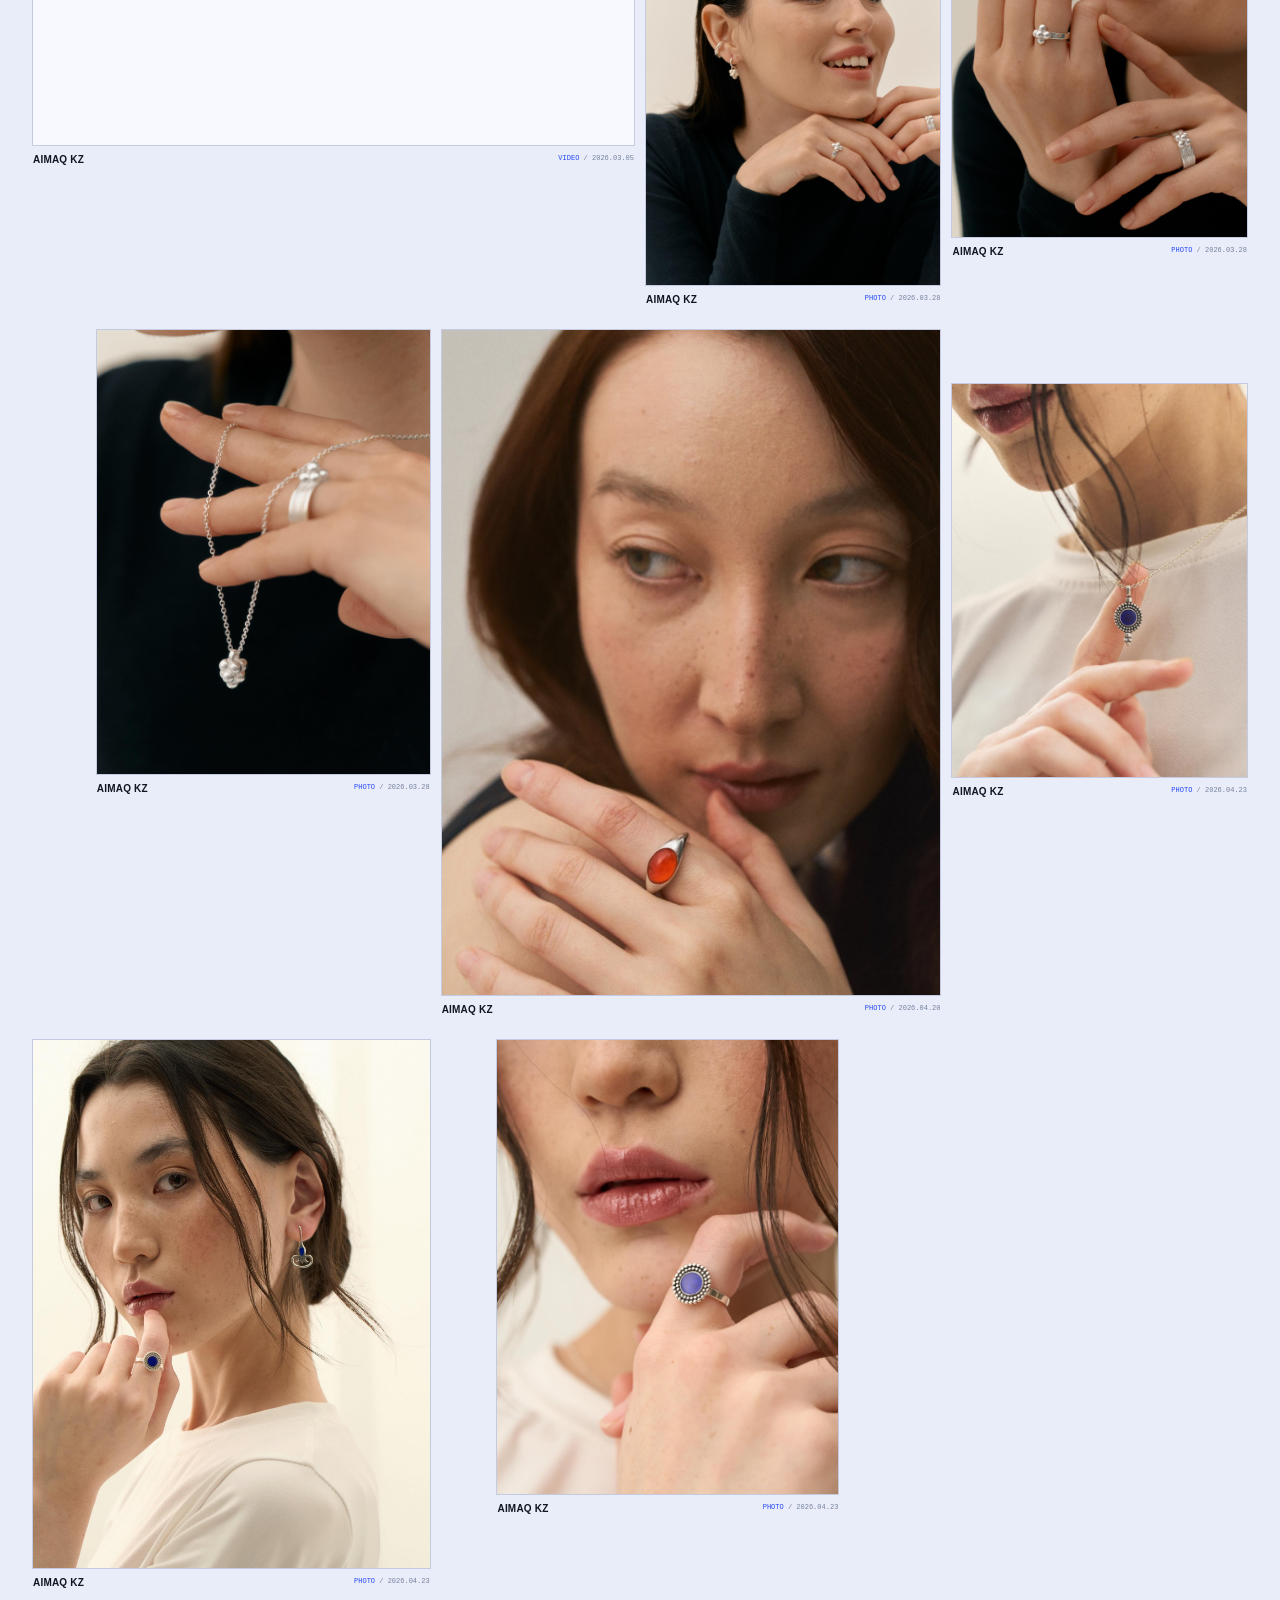
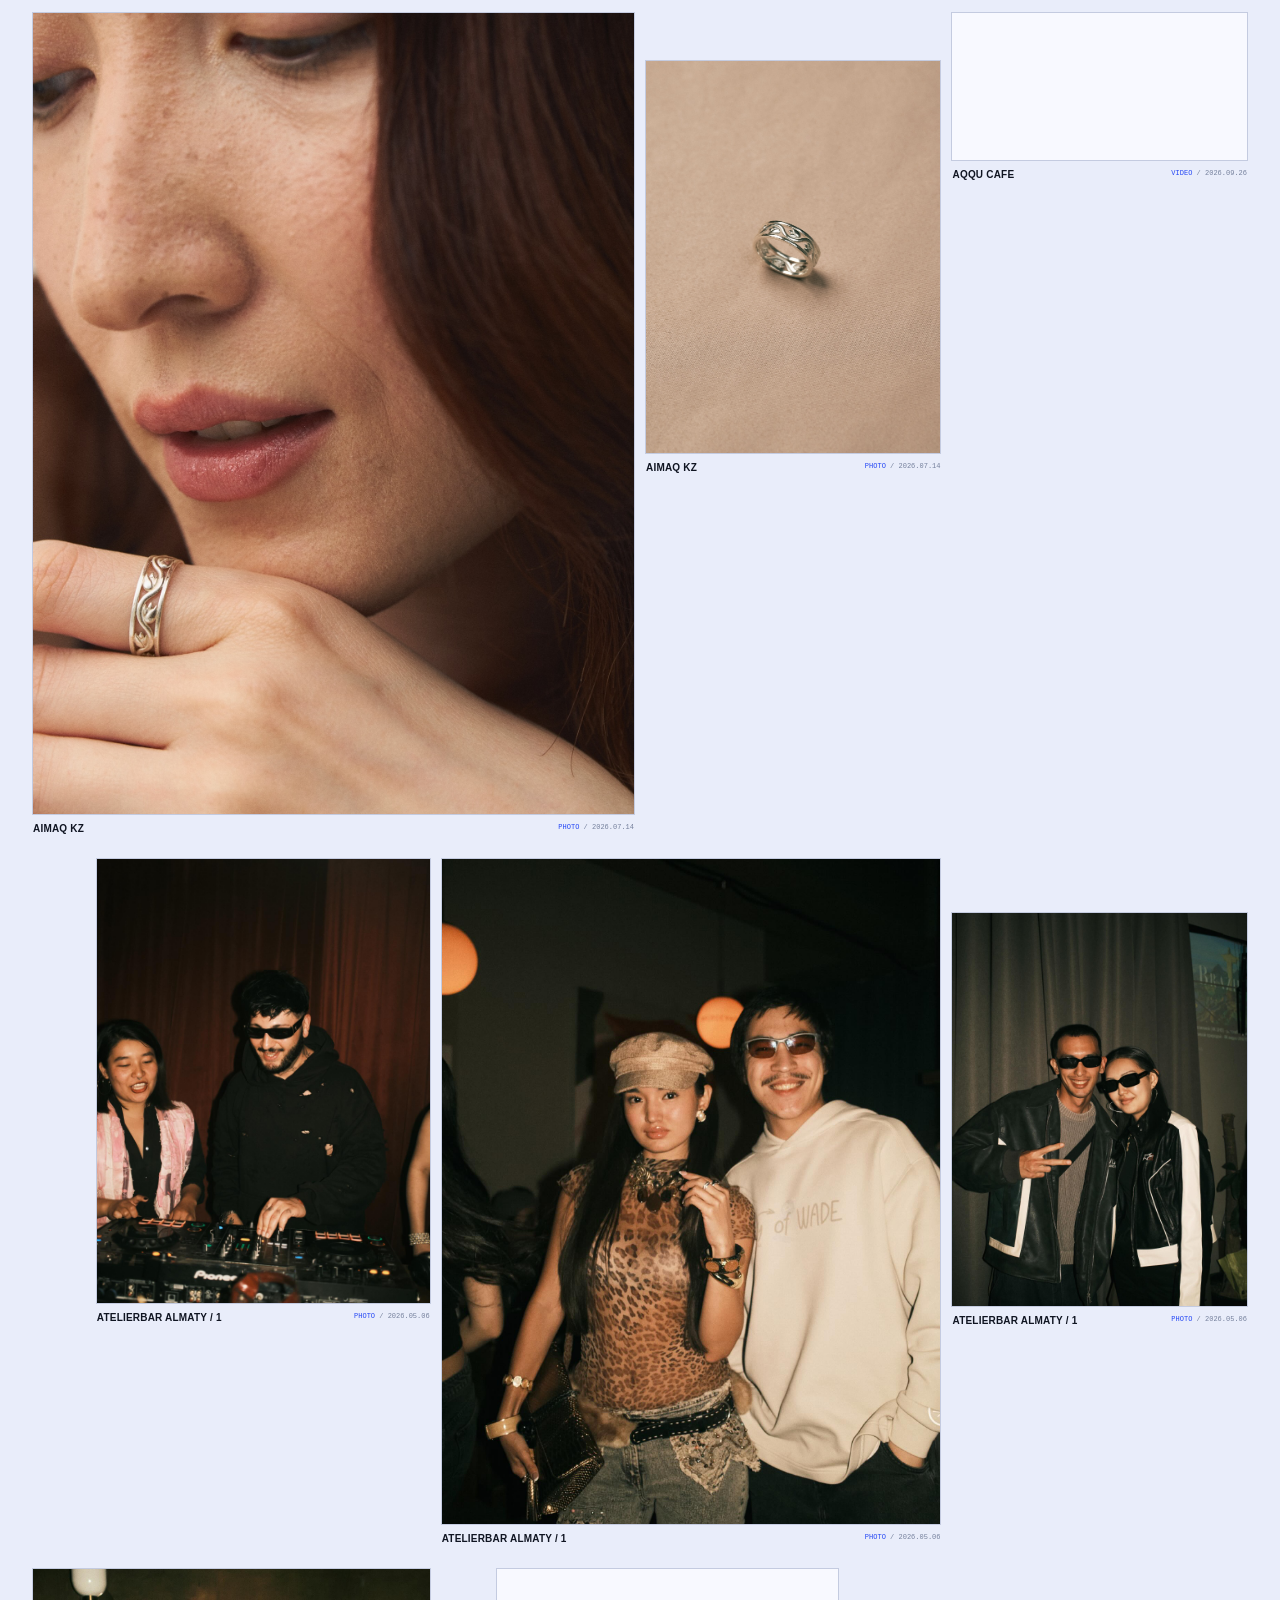
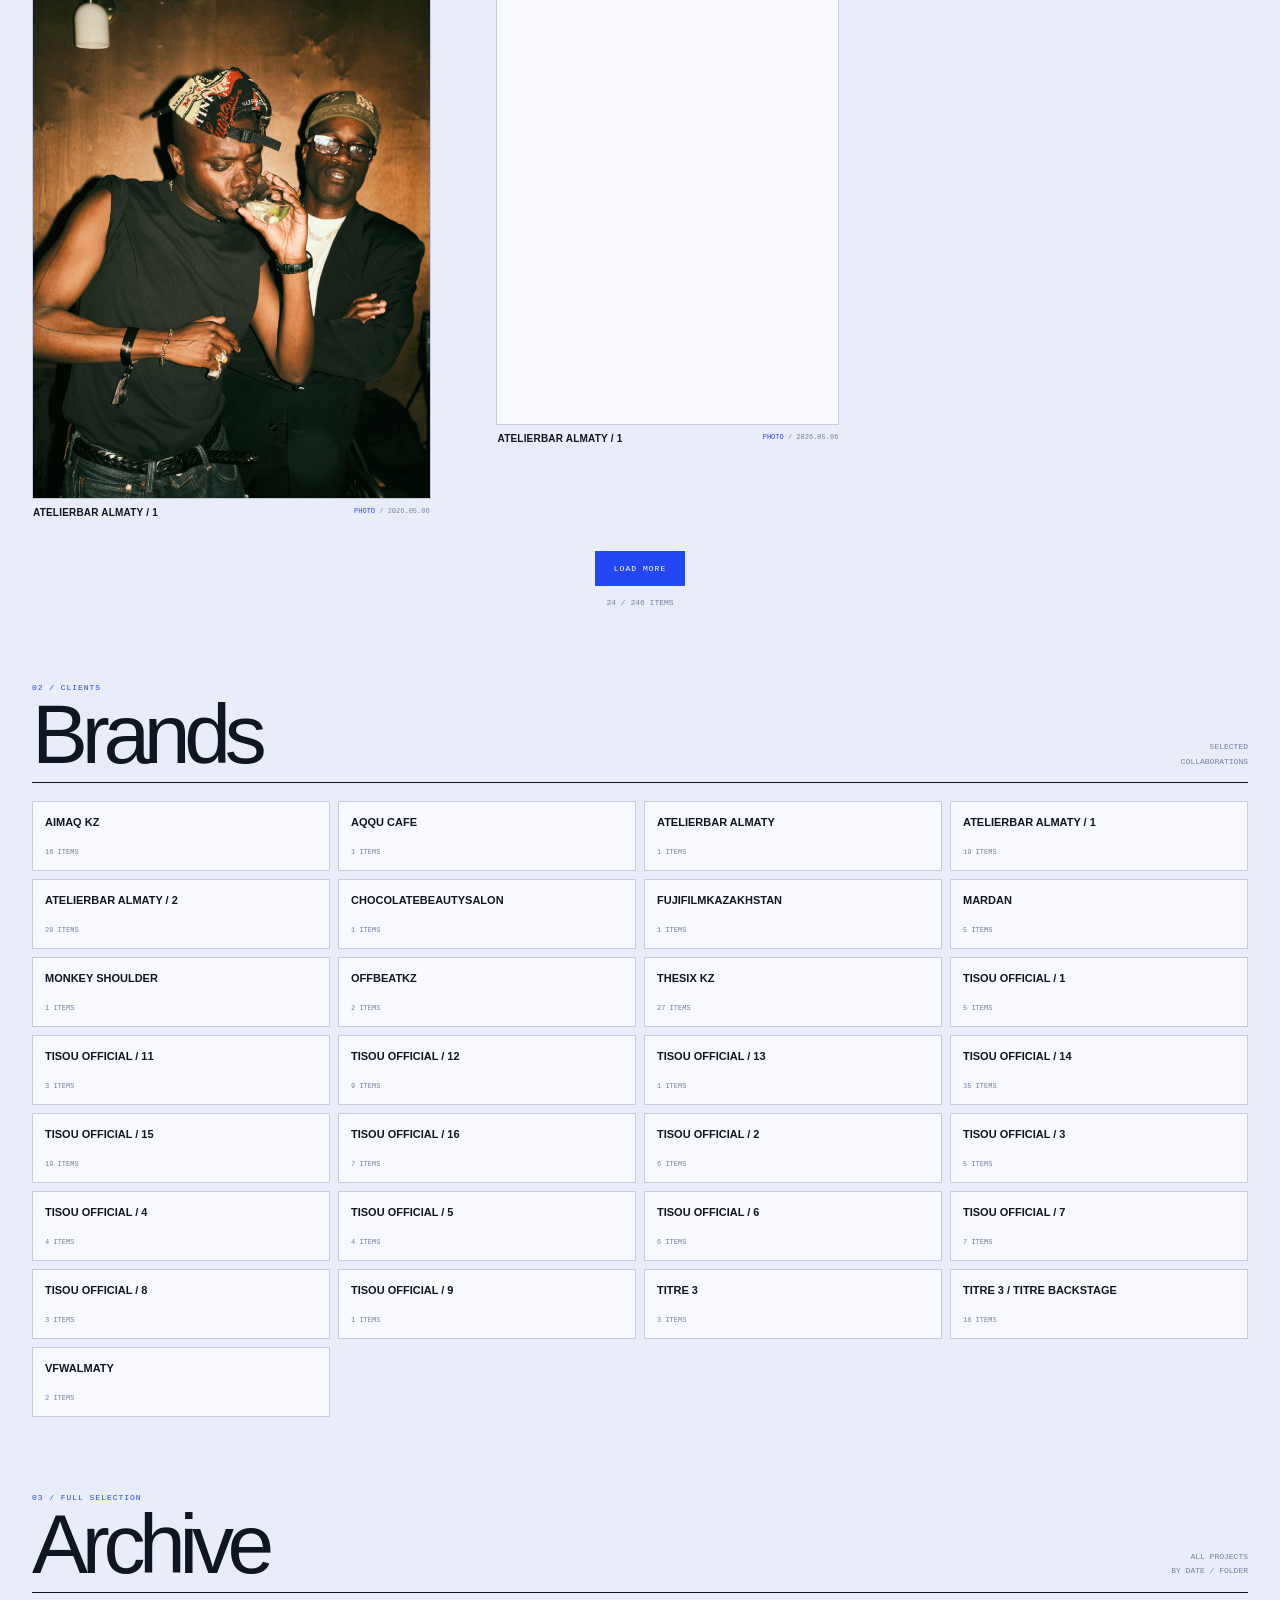
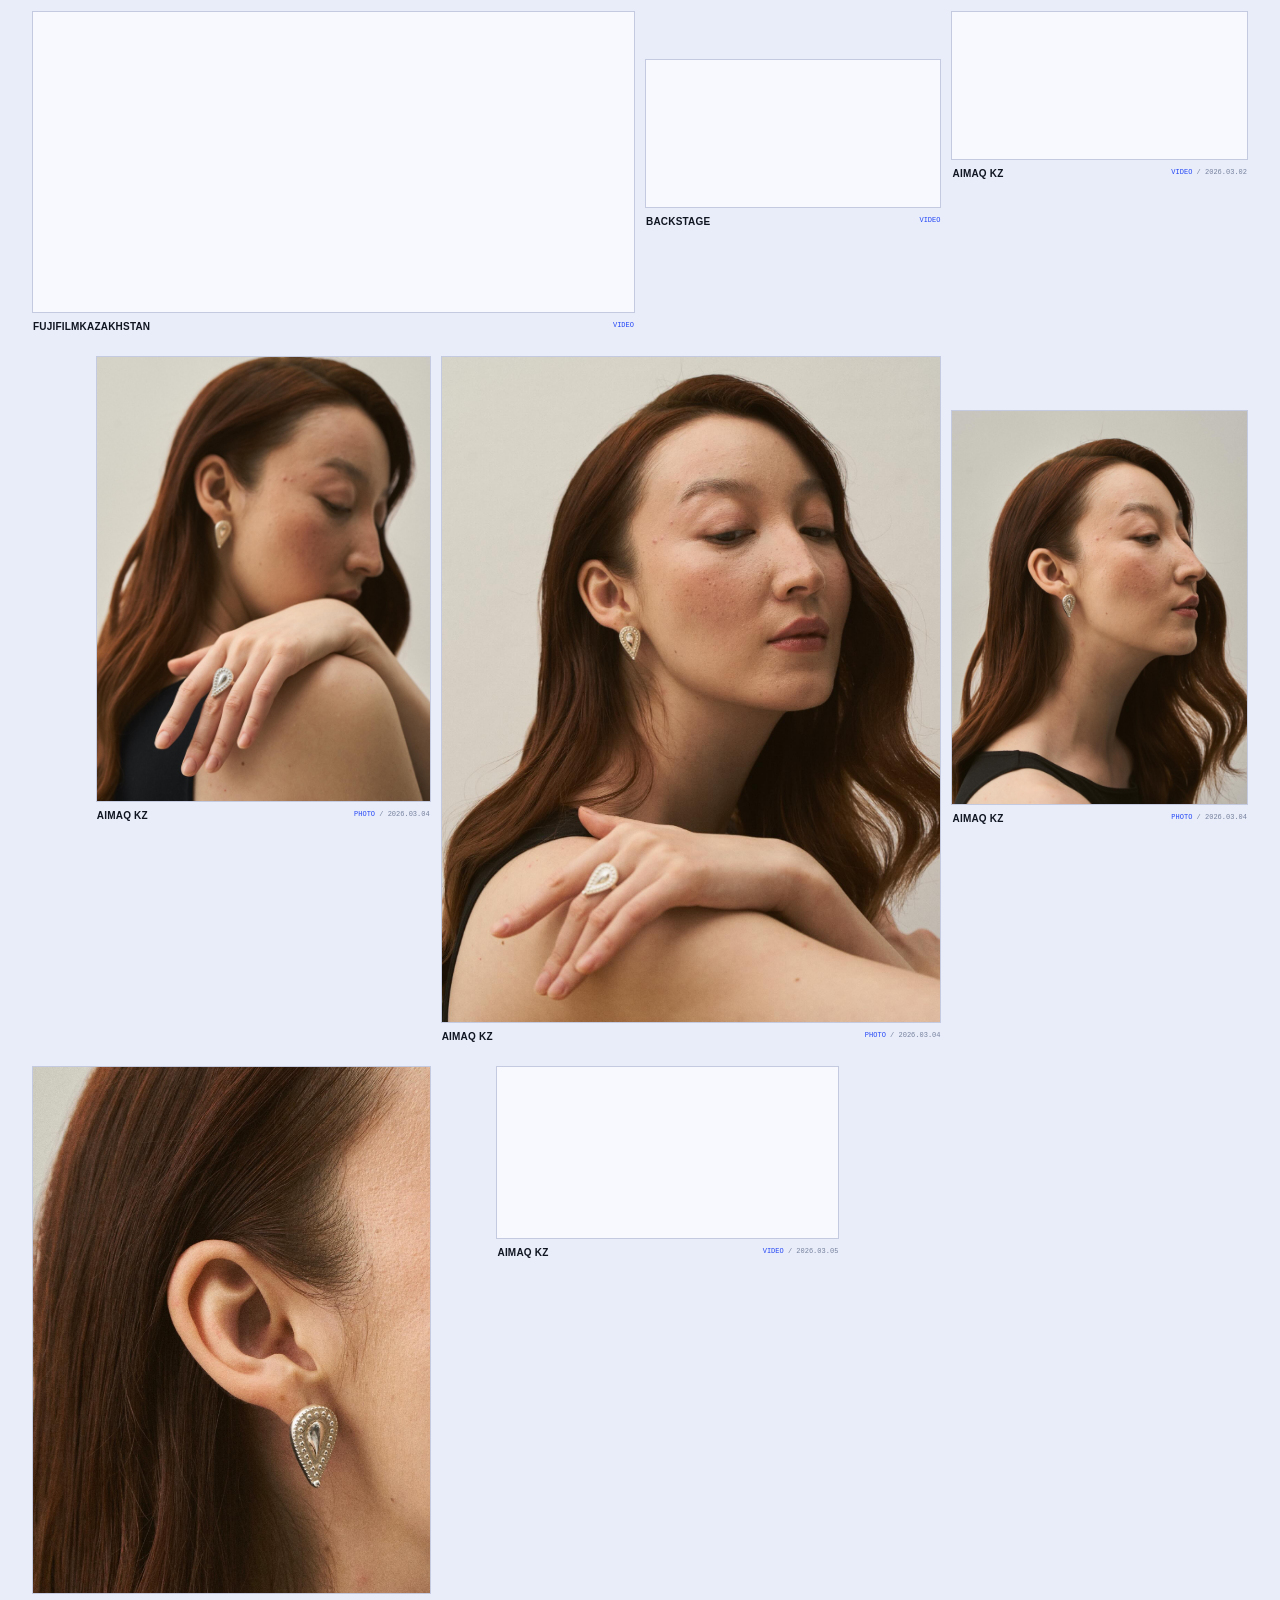
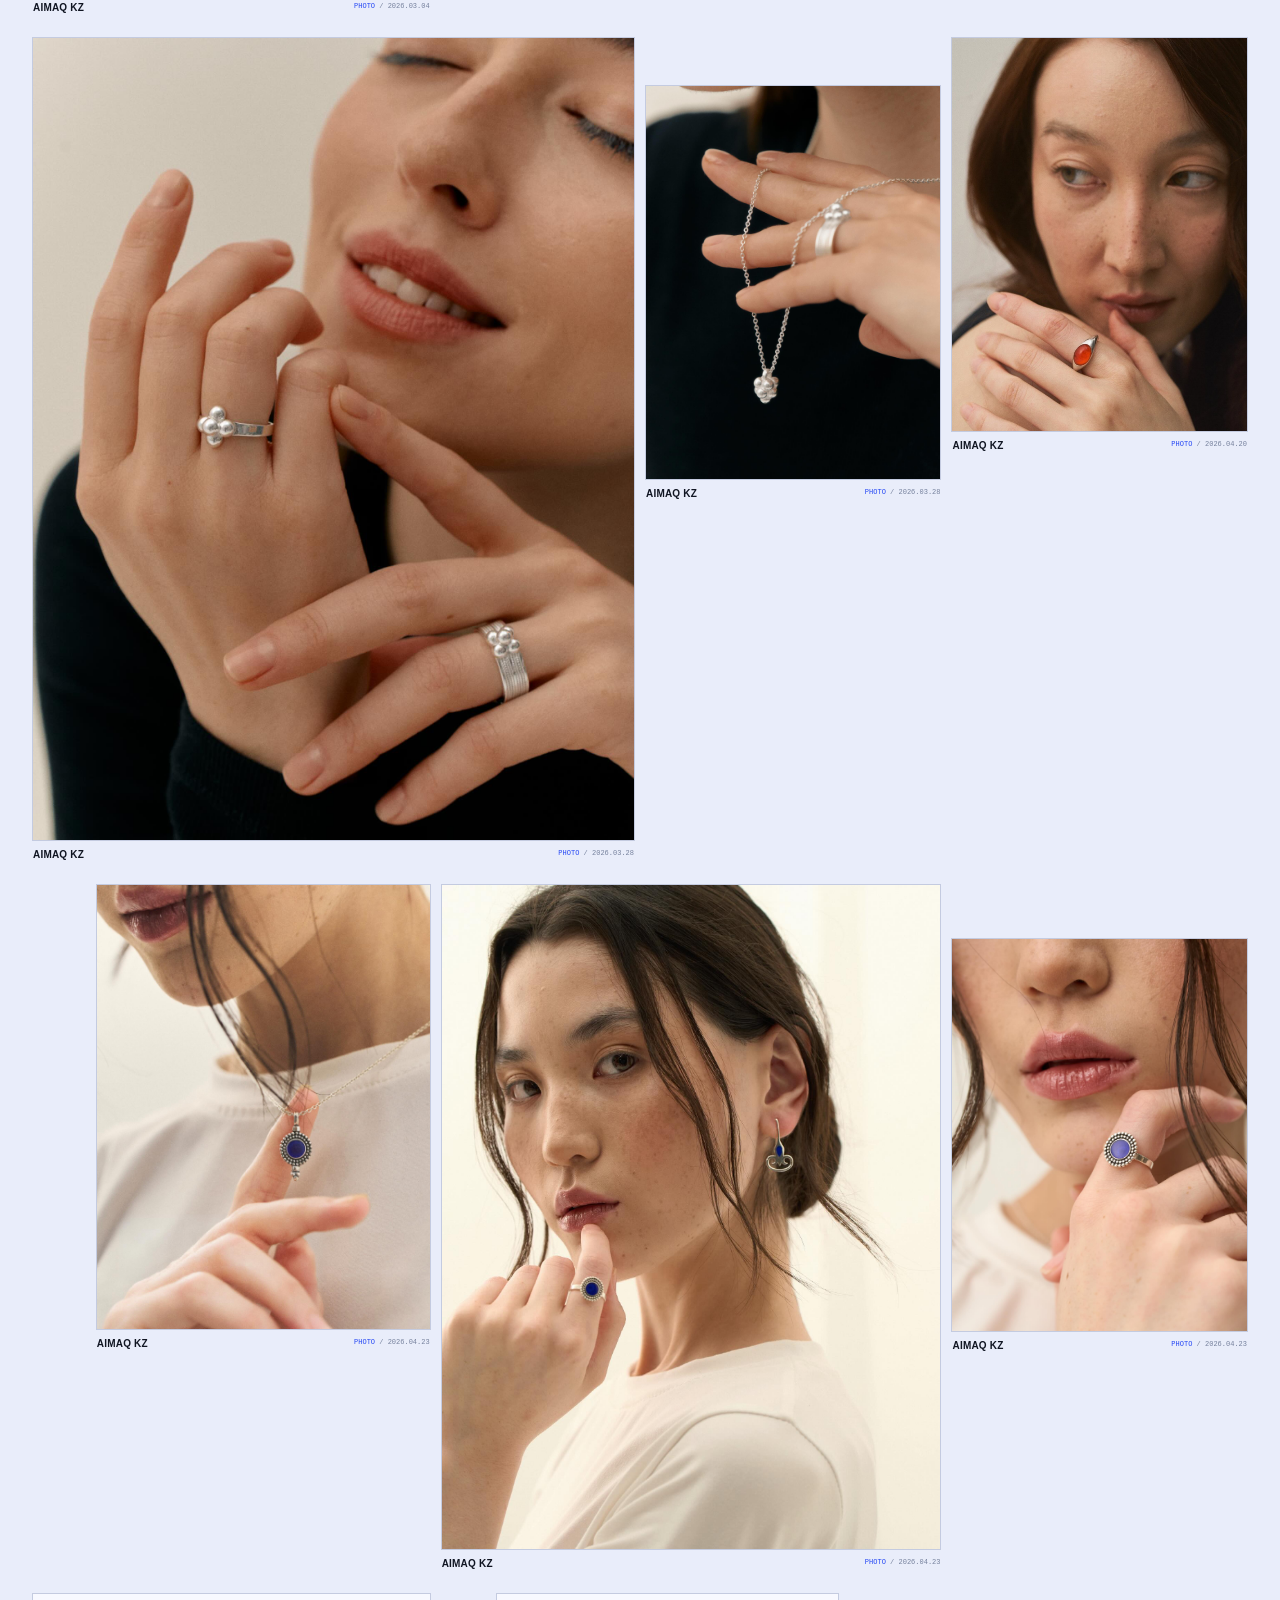
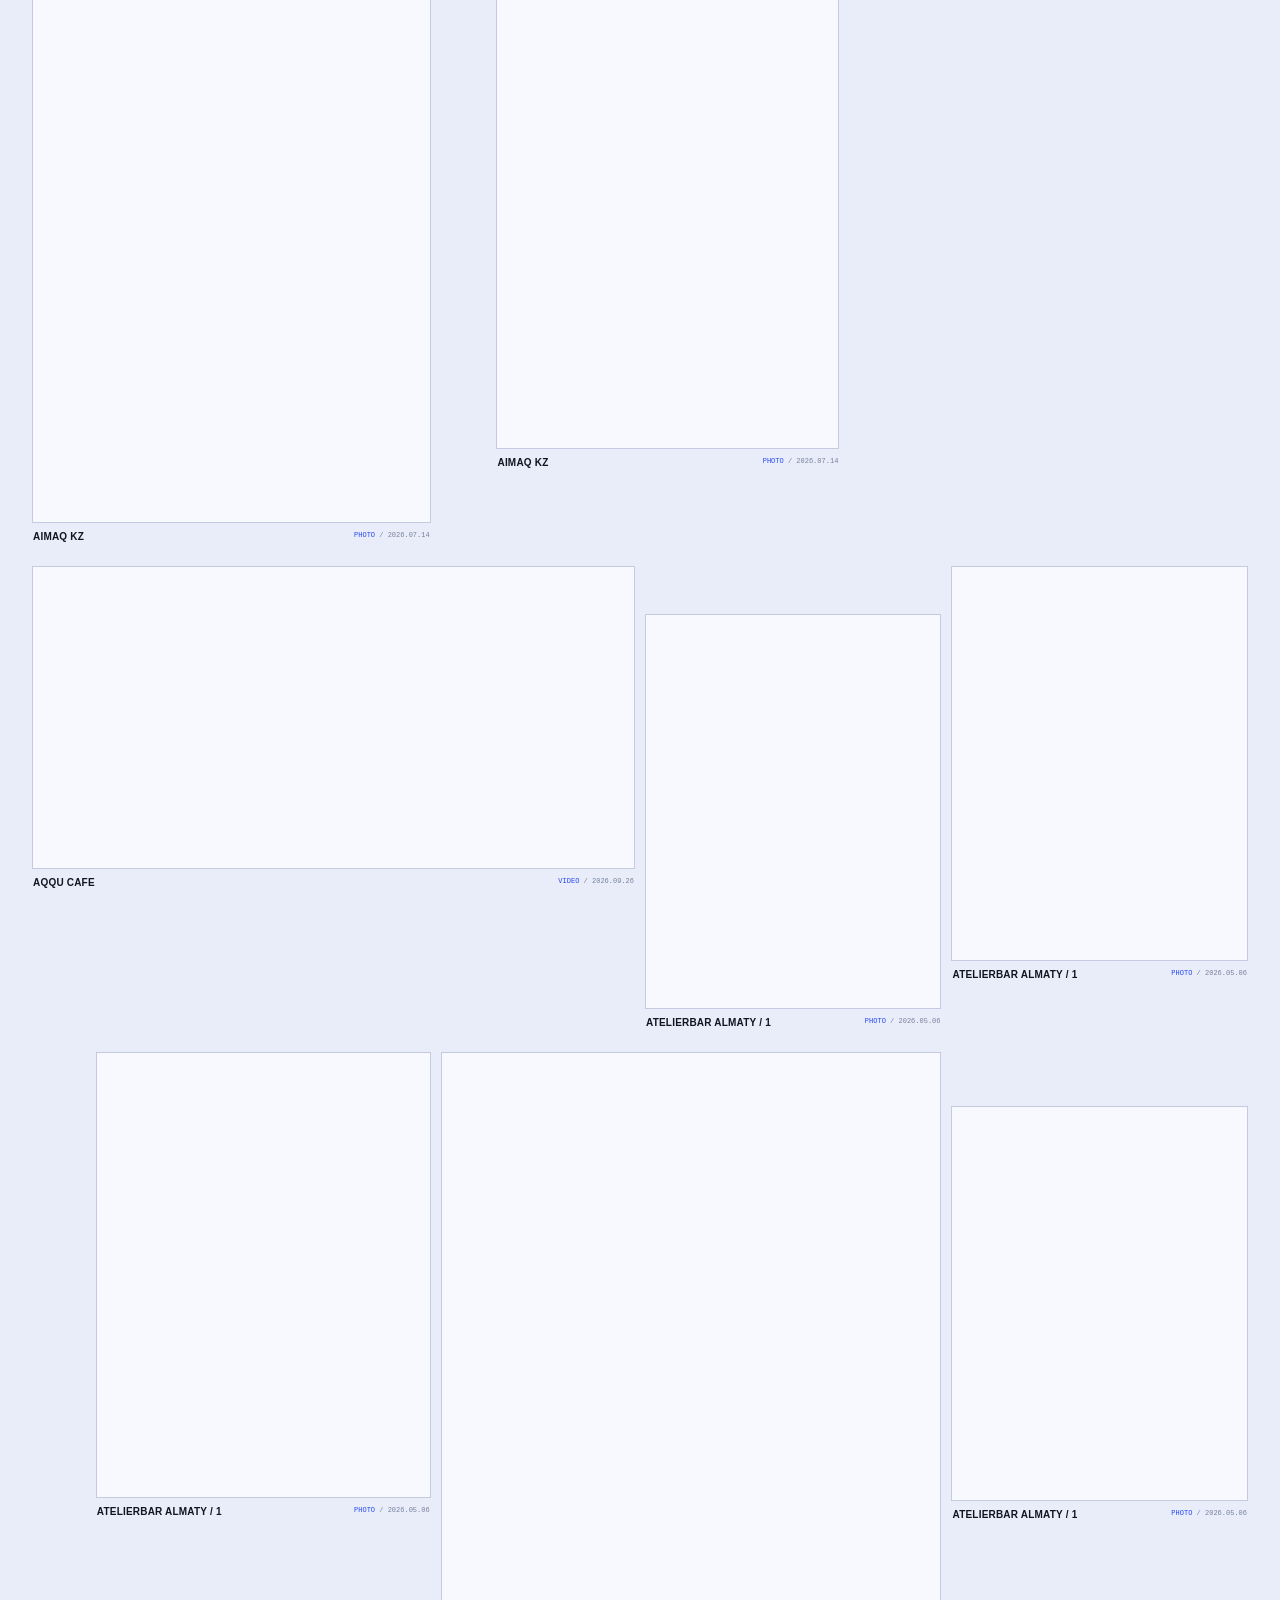
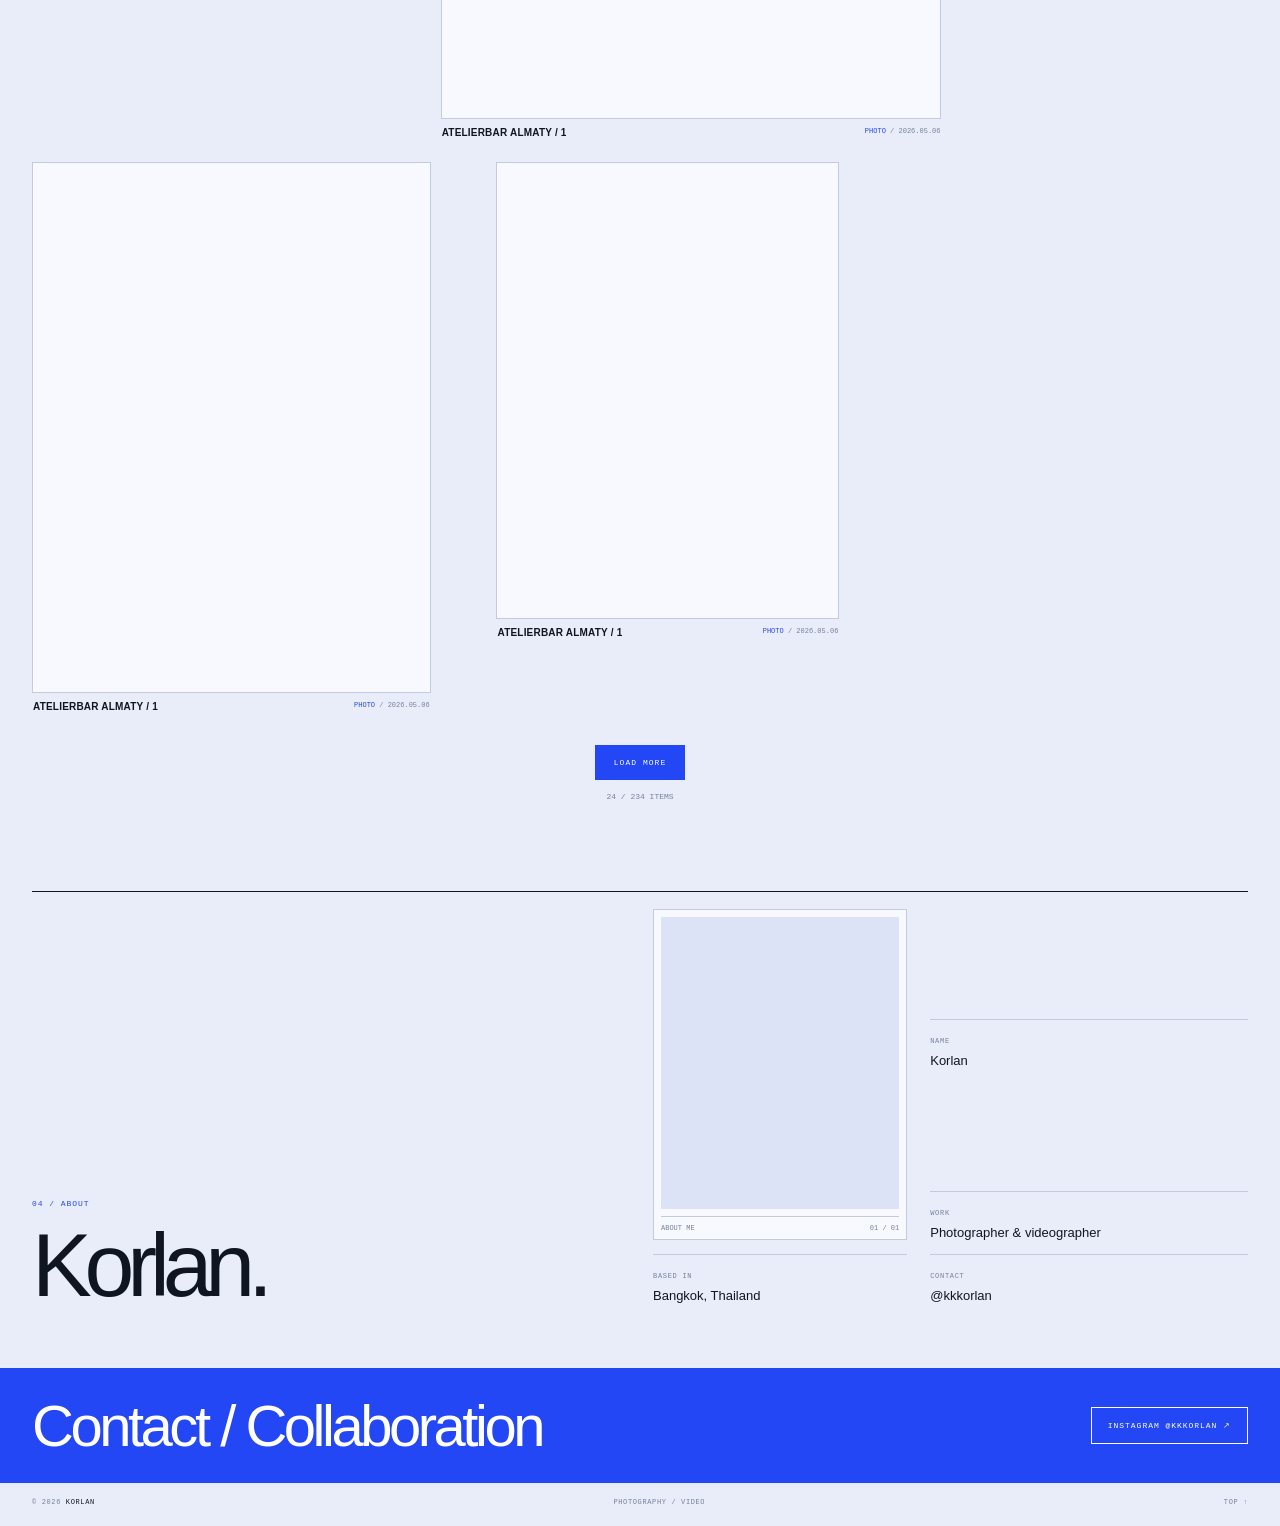
<file: alternative-3/index.html>
<!doctype html>
<html lang="en">
<head>
<meta charset="utf-8">
<meta name="viewport" content="width=device-width,initial-scale=1,viewport-fit=cover">
<meta name="theme-color" content="#dce5ff">
<meta name="description" content="Korlan — photography and video. Selected work, fashion, brands and personal projects.">
<title>KORLAN — Photo / Video</title>
<style>
:root{--blue:#2447f5;--blue2:#4262ff;--paper:#e9edfa;--white:#f8f9ff;--ink:#101522;--muted:#75809c;--line:#c4cbe0;--dark:#101522;--mono:ui-monospace,SFMono-Regular,Menlo,Consolas,monospace;--sans:Arial,Helvetica,sans-serif}
*{box-sizing:border-box}html{scroll-behavior:smooth;background:var(--paper)}body{margin:0;background:var(--paper);color:var(--ink);font-family:var(--sans);-webkit-font-smoothing:antialiased;overflow-x:hidden}a{color:inherit;text-decoration:none}button{font:inherit;color:inherit;cursor:pointer}::selection{background:var(--blue);color:white}
.wrap{width:min(1540px,calc(100% - 64px));margin:auto}.micro{font:9px var(--mono);text-transform:uppercase;letter-spacing:.1em;color:var(--muted)}
.utility{background:var(--blue);color:white;padding:8px 0}.utility-inner{display:flex;justify-content:space-between;gap:12px;font:8px var(--mono);text-transform:uppercase;letter-spacing:.12em}.utility b{font-weight:500;color:#cbd5ff}
.header{display:grid;grid-template-columns:1fr auto 1fr;align-items:center;gap:24px;padding:22px 0 18px;border-bottom:1px solid var(--line)}.brand{display:flex;align-items:center;gap:10px;font-size:21px;font-weight:700;letter-spacing:-.07em}.brand-mark{width:28px;height:28px;background:var(--blue);color:white;display:grid;place-items:center;font:700 15px var(--sans);letter-spacing:-.06em}.brand-sub{display:block;font:8px var(--mono);letter-spacing:.13em;color:var(--muted);margin-top:3px}.nav{display:flex;gap:clamp(14px,2.5vw,35px)}.nav a{position:relative;padding:10px 0;font:9px var(--mono);text-transform:uppercase;letter-spacing:.1em;color:#505a72}.nav a:after{content:"";position:absolute;left:0;bottom:4px;width:0;height:2px;background:var(--blue);transition:width .2s}.nav a:hover:after,.nav a.active:after{width:100%}.header-side{justify-self:end;display:flex;align-items:center;gap:16px;font:8px var(--mono);text-transform:uppercase;letter-spacing:.1em}.header-side a{border:1px solid var(--blue);padding:9px 12px;color:var(--blue)}.header-side a:hover{background:var(--blue);color:white}
.hero{padding:42px 0 34px}.hero-top{display:flex;justify-content:space-between;align-items:flex-end;margin-bottom:17px}.hero-top .micro strong{color:var(--blue);font-weight:500}.hero-index{font:9px var(--mono);color:var(--muted);text-align:right;line-height:1.8}.hero-board{display:grid;grid-template-columns:minmax(0,1.7fr) minmax(230px,.85fr);gap:11px;min-height:0}.hero-main{background:var(--white);border:1px solid var(--line);min-width:0;position:relative;display:flex;flex-direction:column}.hero-main-media{flex:1;min-height:300px;display:flex;align-items:center;justify-content:center;background:#dfe5f4;overflow:hidden}.hero-main-media img{width:100%;height:auto;max-height:70vh;object-fit:contain;display:block}.hero-caption{border-top:1px solid var(--line);display:flex;justify-content:space-between;gap:10px;padding:10px 12px;font:8px var(--mono);text-transform:uppercase;color:var(--muted)}.hero-caption b{color:var(--blue);font-weight:500}.hero-rail{display:grid;grid-template-rows:1fr auto 1fr;gap:11px;min-height:0}.rail-frame{background:var(--white);border:1px solid var(--line);display:flex;flex-direction:column;min-height:0}.rail-media{flex:1;min-height:135px;display:flex;align-items:center;justify-content:center;overflow:hidden;background:#dfe5f4}.rail-media img{width:100%;height:auto;max-height:33vh;object-fit:contain;display:block}.rail-meta{border-top:1px solid var(--line);padding:8px 10px;display:flex;justify-content:space-between;gap:8px;font:7px var(--mono);color:var(--muted);text-transform:uppercase}.hero-stamp{background:var(--blue);color:white;display:flex;align-items:center;justify-content:space-between;padding:15px 17px;min-height:74px}.hero-stamp strong{font-size:clamp(18px,2.7vw,30px);font-weight:500;letter-spacing:-.05em}.hero-stamp span{font:8px var(--mono);text-transform:uppercase;letter-spacing:.1em;text-align:right;line-height:1.6;color:#dbe2ff}
.hero-bottom{display:flex;justify-content:space-between;gap:10px;padding:12px 0 0;font:8px var(--mono);text-transform:uppercase;letter-spacing:.1em;color:var(--muted)}.hero-bottom a{color:var(--blue)}
.marquee{margin:36px 0 0;background:var(--white);border-block:1px solid var(--line);padding:11px 0;overflow:hidden}.marquee-inner{display:flex;justify-content:space-around;gap:30px;white-space:nowrap;font:8px var(--mono);text-transform:uppercase;letter-spacing:.15em;color:var(--blue)}.marquee-inner span:after{content:"/";padding-left:30px;color:#9ba8d3}
.section{padding-top:76px}.section-head{display:flex;justify-content:space-between;align-items:end;border-bottom:1px solid var(--ink);padding-bottom:13px;margin-bottom:18px}.section-label{font:8px var(--mono);letter-spacing:.12em;text-transform:uppercase;color:var(--blue);margin-bottom:8px}.section-title{margin:0;font-size:clamp(40px,6.8vw,84px);letter-spacing:-.075em;line-height:.82;font-weight:500}.section-note{font:8px/1.8 var(--mono);text-transform:uppercase;color:var(--muted);text-align:right}
.filters{display:flex;flex-wrap:wrap;gap:6px;margin:16px 0 22px}.filter{background:transparent;border:1px solid #b6bfd7;padding:9px 12px;font:8px var(--mono);letter-spacing:.1em;text-transform:uppercase;color:#59647e;transition:.18s}.filter:hover,.filter.active{background:var(--blue);border-color:var(--blue);color:white}
.gallery{display:grid;grid-template-columns:repeat(12,minmax(0,1fr));gap:24px 10px;align-items:start}.item{min-width:0;cursor:pointer;grid-column:span 3}.item:nth-child(8n+1){grid-column:span 6}.item:nth-child(8n+2){grid-column:span 3;margin-top:48px}.item:nth-child(8n+3){grid-column:span 3}.item:nth-child(8n+4){grid-column:span 4;margin-left:16%}.item:nth-child(8n+5){grid-column:span 5}.item:nth-child(8n+6){grid-column:span 3;margin-top:54px}.item:nth-child(8n+7){grid-column:span 4}.item:nth-child(8n+8){grid-column:span 4;margin-left:14%}
.item-media{background:var(--white);border:1px solid var(--line);display:flex;align-items:center;justify-content:center;overflow:hidden;line-height:0}.item-media img,.item-media video{display:block;width:100%;height:auto;object-fit:contain}.item-media img{transition:transform .45s}.item:hover .item-media img{transform:scale(1.025)}.item-meta{padding:8px 1px 0;display:flex;justify-content:space-between;gap:8px;align-items:start}.item-name{font-size:10px;font-weight:600;text-transform:uppercase;letter-spacing:.02em}.item-detail{font:7px var(--mono);text-transform:uppercase;color:var(--muted);text-align:right;white-space:nowrap}.item-detail b{color:var(--blue);font-weight:500}
.more-wrap{text-align:center;padding:33px 0 0}.more{background:var(--blue);border:1px solid var(--blue);color:white;padding:12px 18px;font:8px var(--mono);text-transform:uppercase;letter-spacing:.13em}.more:hover{background:transparent;color:var(--blue)}.counter{text-align:center;margin-top:12px;font:8px var(--mono);color:var(--muted);text-transform:uppercase}
.brand-index{display:grid;grid-template-columns:repeat(4,minmax(0,1fr));gap:8px;margin-top:17px}.brand-chip{border:1px solid var(--line);background:var(--white);padding:14px 12px;min-height:70px;display:flex;flex-direction:column;justify-content:space-between;transition:.2s}.brand-chip:hover{border-color:var(--blue);background:#eff2ff}.brand-chip strong{font-size:11px;font-weight:600;text-transform:uppercase}.brand-chip span{font:7px var(--mono);text-transform:uppercase;color:var(--muted)}
.about{margin-top:90px;border-top:1px solid var(--ink);padding:17px 0 65px;display:grid;grid-template-columns:1fr 1fr;gap:26px;align-items:end}.about-head{align-self:end}.about-title{font-size:clamp(48px,7vw,92px);letter-spacing:-.08em;font-weight:500;line-height:.85;margin:19px 0 0}.about-details{display:grid;grid-template-columns:minmax(170px,.8fr) 1fr;gap:14px 23px;align-items:end}.about-photo-wrap{grid-row:span 2;background:var(--white);border:1px solid var(--line);padding:7px}.about-photo-wrap img{width:100%;height:auto;max-height:370px;object-fit:contain;display:block;background:#dce3f7}.about-photo-meta{border-top:1px solid var(--line);padding-top:7px;margin-top:7px;display:flex;justify-content:space-between;font:7px var(--mono);text-transform:uppercase;color:var(--muted)}.about-copy{border-top:1px solid var(--line);padding-top:9px}.about-copy small{font:7px var(--mono);color:var(--muted);text-transform:uppercase;letter-spacing:.1em}.about-copy strong{display:block;font-size:13px;font-weight:500;margin-top:6px}
.contact{background:var(--blue);color:white;padding:24px 0}.contact-inner{display:flex;justify-content:space-between;align-items:center;gap:20px}.contact-title{font-size:clamp(28px,5vw,58px);letter-spacing:-.06em;font-weight:500}.contact-link{border:1px solid white;padding:13px 16px;font:8px var(--mono);text-transform:uppercase;letter-spacing:.12em}.contact-link:hover{background:white;color:var(--blue)}
.footer{display:flex;justify-content:space-between;gap:14px;padding:15px 0 20px;font:7px var(--mono);text-transform:uppercase;color:var(--muted);letter-spacing:.09em}.footer strong{color:var(--ink);font-weight:500}
.viewer{position:fixed;inset:0;z-index:100;background:rgba(10,14,26,.97);display:none;padding:24px}.viewer.open{display:flex;align-items:center;justify-content:center}.viewer-inner{width:min(1400px,100%);height:min(90vh,1000px);display:grid;grid-template-columns:minmax(0,1fr) 210px;gap:20px;align-items:center}.viewer-media{height:100%;min-height:0;display:flex;align-items:center;justify-content:center}.viewer-media img,.viewer-media video{max-width:100%;max-height:100%;width:auto;height:auto;object-fit:contain;display:block}.viewer-data{align-self:end;padding-bottom:18px;color:white}.viewer-data small{font:8px var(--mono);color:#93a8ff;text-transform:uppercase;letter-spacing:.12em}.viewer-data h3{font-size:20px;text-transform:uppercase;margin:9px 0}.viewer-data p{font:8px/1.8 var(--mono);color:#adb5ce;text-transform:uppercase}.viewer-close{position:absolute;top:15px;right:20px;background:transparent;border:1px solid #8b94af;color:white;width:38px;height:38px;font-size:21px}.viewer-close:hover{background:var(--blue);border-color:var(--blue)}.empty{padding:40px 0;font:9px var(--mono);color:var(--muted);text-transform:uppercase}
@media(max-width:760px){
 .wrap{width:calc(100% - 30px)}.utility-inner{font-size:7px}.header{grid-template-columns:1fr auto;gap:8px;padding:15px 0 12px}.brand{font-size:18px}.brand-mark{width:24px;height:24px}.nav{grid-column:1/-1;grid-row:2;overflow-x:auto;gap:23px;padding-top:9px}.nav a{font-size:8px;white-space:nowrap}.header-side{grid-column:2;grid-row:1;gap:6px}.header-side .location{display:none}.header-side a{padding:8px 10px;font-size:7px}
 .hero{padding-top:27px}.hero-board{grid-template-columns:minmax(0,1.4fr) minmax(0,.8fr);gap:7px}.hero-top{margin-bottom:10px}.hero-index{font-size:7px}.hero-main-media{min-height:210px}.hero-rail{gap:7px}.rail-media{min-height:95px}.hero-stamp{padding:10px;min-height:62px;display:block}.hero-stamp strong{font-size:17px}.hero-stamp span{display:block;text-align:left;margin-top:5px;font-size:6px}.hero-caption{padding:7px;font-size:6px}.rail-meta{padding:6px;font-size:6px}.hero-bottom{font-size:6px}.marquee{margin-top:26px}.marquee-inner{justify-content:flex-start;gap:20px;font-size:7px}.marquee-inner span:after{padding-left:20px}
 .section{padding-top:58px}.section-title{font-size:clamp(40px,11vw,65px)}.section-note{font-size:7px}.gallery{grid-template-columns:repeat(2,minmax(0,1fr));gap:21px 8px}.item,.item:nth-child(n){grid-column:auto;margin:0}.item:nth-child(5n){transform:translateY(19px)}.item-name{font-size:8px}.item-detail{font-size:6px}.filters{gap:5px}.filter{padding:8px 9px;font-size:7px}.brand-index{grid-template-columns:repeat(2,minmax(0,1fr));gap:6px}.brand-chip{min-height:65px;padding:11px 9px}.brand-chip strong{font-size:9px}
 .about{grid-template-columns:1fr;gap:18px;margin-top:66px;padding-bottom:45px}.about-title{font-size:70px}.about-details{grid-template-columns:minmax(130px,.75fr) 1fr;gap:12px}.about-photo-wrap{grid-row:span 2}.about-photo-wrap img{max-height:330px}.about-copy strong{font-size:11px}.contact-inner{align-items:flex-start;flex-direction:column}.contact-title{font-size:38px}.contact-link{padding:11px 13px}.footer{font-size:6px}.viewer{padding:10px}.viewer-inner{height:88vh;grid-template-columns:1fr;grid-template-rows:minmax(0,1fr) auto;gap:8px}.viewer-data{padding:0 3px 6px}.viewer-data h3{font-size:16px;margin:5px 0}.viewer-close{right:10px;top:10px;background:#101522}
}
@media(max-width:390px){.hero-board{grid-template-columns:1fr}.hero-rail{grid-template-columns:1fr 1fr;grid-template-rows:auto auto}.hero-stamp{grid-column:1/-1;grid-row:2}.rail-media{min-height:100px}.hero-main-media{min-height:230px}.about-details{grid-template-columns:1fr 1fr}.about-photo-wrap{grid-column:1/-1;grid-row:auto;width:min(100%,300px)}}
@media(prefers-reduced-motion:reduce){*,*:before,*:after{scroll-behavior:auto!important;transition:none!important}}
</style>
</head>
<body>
<div class="utility"><div class="wrap utility-inner"><span><b>KORLAN</b> / VISUAL INDEX</span><span>PHOTO + VIDEO / 2026</span></div></div>
<div class="wrap">
<header class="header">
<a href="#top" class="brand"><span class="brand-mark">K</span><span>KORLAN<span class="brand-sub">PHOTOGRAPHY / VIDEO</span></span></a>
<nav class="nav"><a class="active" href="#work">Work</a><a href="#brands">Brands</a><a href="#archive">Archive</a><a href="#about">About</a></nav>
<div class="header-side"><span class="location micro">Bangkok, TH</span><a href="https://www.instagram.com/kkkorlan/" target="_blank" rel="noopener">Instagram ↗</a></div>
</header>
<section class="hero" id="top">
<div class="hero-top"><div class="micro"><strong>Selected work</strong> / photography &amp; moving image</div><div class="hero-index">INDEPENDENT<br>PHOTO / VIDEO<br>2024—2026</div></div>
<div class="hero-board"><div class="hero-main" id="hero-main"></div><div class="hero-rail"><div class="rail-frame" id="rail-a"></div><div class="hero-stamp"><strong>Photo / Film</strong><span>Korlan<br>Bangkok, Thailand</span></div><div class="rail-frame" id="rail-b"></div></div></div>
<div class="hero-bottom"><span>01—03 / Featured frames</span><a href="#work">View selected work ↓</a><span>Scroll</span></div>
</section>
</div>
<div class="marquee"><div class="wrap marquee-inner"><span>Fashion</span><span>Commercial</span><span>Art</span><span>Portrait</span><span>Motion</span><span>Editorial</span><span>Fashion</span><span>Commercial</span></div></div>
<div class="wrap">
<section class="section" id="work"><div class="section-head"><div><div class="section-label">01 / Portfolio</div><h2 class="section-title">Selected work</h2></div><div class="section-note">Photography<br>Video</div></div>
<div class="filters" id="filters"><button class="filter active" data-filter="all">All</button><button class="filter" data-filter="fashion">Fashion</button><button class="filter" data-filter="brands">Brands</button><button class="filter" data-filter="event">Event</button><button class="filter" data-filter="art">Art</button><button class="filter" data-filter="film">Film</button></div>
<div class="gallery" id="gallery"><div class="empty">Loading work...</div></div><div class="more-wrap"><button class="more" id="more">Load more</button><div class="counter" id="counter"></div></div>
</section>
<section class="section" id="brands"><div class="section-head"><div><div class="section-label">02 / Clients</div><h2 class="section-title">Brands</h2></div><div class="section-note">Selected<br>collaborations</div></div><div class="brand-index" id="brand-index"></div></section>
<section class="section" id="archive"><div class="section-head"><div><div class="section-label">03 / Full selection</div><h2 class="section-title">Archive</h2></div><div class="section-note">All projects<br>by date / folder</div></div><div class="gallery" id="archive-grid"></div><div class="more-wrap"><button class="more" id="archive-more">Load more</button><div class="counter" id="archive-counter"></div></div></section>
<section class="about" id="about"><div class="about-head"><div class="section-label">04 / About</div><h2 class="about-title">Korlan.</h2></div><div class="about-details"><div class="about-photo-wrap"><img id="about-photo" src="../portfolio%20my%20photo.png" alt="Korlan" loading="lazy" decoding="async"><div class="about-photo-meta"><span>About me</span><span id="about-photo-count">01 / 01</span></div></div><div class="about-copy"><small>Name</small><strong>Korlan</strong></div><div class="about-copy"><small>Work</small><strong>Photographer &amp; videographer</strong></div><div class="about-copy"><small>Based in</small><strong>Bangkok, Thailand</strong></div><div class="about-copy"><small>Contact</small><strong>@kkkorlan</strong></div></div></section>
</div>
<section class="contact"><div class="wrap contact-inner"><div class="contact-title">Contact / Collaboration</div><a class="contact-link" href="https://www.instagram.com/kkkorlan/" target="_blank" rel="noopener">Instagram @kkkorlan ↗</a></div></section>
<div class="wrap"><footer class="footer"><span>© 2026 <strong>KORLAN</strong></span><span>Photography / Video</span><a href="#top">Top ↑</a></footer></div>
<div class="viewer" id="viewer" role="dialog" aria-modal="true" aria-label="Work preview"><button class="viewer-close" id="viewer-close" aria-label="Close">×</button><div class="viewer-inner"><div class="viewer-media" id="viewer-media"></div><div class="viewer-data"><small id="viewer-kind"></small><h3 id="viewer-name"></h3><p id="viewer-date"></p></div></div></div>
<script>
(()=> {
const $=s=>document.querySelector(s),root='../',fallback='../portfolio%20my%20photo.png';
const esc=s=>String(s??'').replace(/[&<>"']/g,c=>({'&':'&amp;','<':'&lt;','>':'&gt;','"':'&quot;',"'":'&#39;'}[c]));
const asset=p=>root+String(p||'').split('/').map(encodeURIComponent).join('/');
const cats=i=>(i.categories||[i.category||'']).map(x=>String(x).toLowerCase());
const label=i=>String(i.album||i.category||'Project').replace(/^@/,'').replace(/[._]/g,' ').replace(/\s+/g,' ').trim();
const date=i=>{const m=String(i.path||'').match(/(20\d{2})-(\d{2})-(\d{2})/);return m?m[1]+'.'+m[2]+'.'+m[3]:''};
let items=[],featured=[],filtered=[],filter='all',shown=24,archiveShown=24,archiveItems=[];
const reduced=window.matchMedia&&window.matchMedia('(prefers-reduced-motion: reduce)').matches;
function img(i,extra=''){return '<img '+extra+' src="'+esc(asset(i.path))+'" alt="'+esc(label(i))+'" loading="lazy" decoding="async">'}
function video(i){return '<video muted playsinline loop preload="none" data-src="'+esc(asset(i.path))+'" aria-label="'+esc(label(i))+'"></video>'}
function media(i){return i.type==='video'?video(i):img(i)}
function videoObserver(rootNode){if(!('IntersectionObserver'in window))return;rootNode.querySelectorAll('video[data-src]').forEach(v=>{if(v.dataset.observe)return;v.dataset.observe='1';v.addEventListener('loadedmetadata',()=>{if(v.videoWidth&&v.videoHeight)v.style.aspectRatio=v.videoWidth+' / '+v.videoHeight},{once:true});const io=new IntersectionObserver(entries=>entries.forEach(e=>{if(e.isIntersecting){if(!v.src){v.src=v.dataset.src;v.load()}if(!reduced)v.play().catch(()=>{})}else v.pause()}),{rootMargin:'180px'});io.observe(v)})}
function heroCard(i,n,target){return '<div class="'+(target==='main'?'hero-main':'rail-frame')+'"><div class="'+(target==='main'?'hero-main-media':'rail-media')+'">'+img(i)+'</div><div class="'+(target==='main'?'hero-caption':'rail-meta')+'"><span>'+String(n).padStart(2,'0')+' / '+esc(label(i))+'</span><b>PHOTO</b></div></div>'}
function renderHero(){const pics=featured.filter(i=>i.type==='image');if(pics[0])$('#hero-main').outerHTML=heroCard(pics[0],1,'main').replace('<div class="hero-main">','<div class="hero-main" id="hero-main">');if(pics[1])$('#rail-a').outerHTML=heroCard(pics[1],2,'rail').replace('<div class="rail-frame">','<div class="rail-frame" id="rail-a">');if(pics[2])$('#rail-b').outerHTML=heroCard(pics[2],3,'rail').replace('<div class="rail-frame">','<div class="rail-frame" id="rail-b">')}
function card(i,n,source){return '<article class="item" tabindex="0" role="button" data-source="'+source+'" data-index="'+n+'"><div class="item-media">'+media(i)+'</div><div class="item-meta"><span class="item-name">'+esc(label(i))+'</span><span class="item-detail"><b>'+(i.type==='video'?'Video':'Photo')+'</b>'+(date(i)?' / '+date(i):'')+'</span></div></article>'}
function renderGallery(){filtered=items.filter(i=>filter==='all'||cats(i).includes(filter));const view=filtered.slice(0,shown);$('#gallery').innerHTML=view.map((i,n)=>card(i,n,'work')).join('')||'<div class="empty">No work in this category.</div>';$('#counter').textContent=view.length+' / '+filtered.length+' items';$('#more').style.display=shown>=filtered.length?'none':'inline-block';videoObserver($('#gallery'))}
function renderArchive(){const view=archiveItems.slice(0,archiveShown);$('#archive-grid').innerHTML=view.map((i,n)=>card(i,n,'archive')).join('');$('#archive-counter').textContent=view.length+' / '+archiveItems.length+' items';$('#archive-more').style.display=archiveShown>=archiveItems.length?'none':'inline-block';videoObserver($('#archive-grid'))}
function renderBrands(){const map=new Map();items.filter(i=>cats(i).includes('brands')).forEach(i=>{const name=label(i);map.set(name,(map.get(name)||0)+1)});const list=[...map.entries()].sort((a,b)=>a[0].localeCompare(b[0]));$('#brand-index').innerHTML=list.map(([name,count])=>'<a class="brand-chip" href="#work" data-brand="'+esc(name)+'"><strong>'+esc(name)+'</strong><span>'+count+' items</span></a>').join('')||'<div class="empty">No brand projects yet.</div>'}
function openViewer(i){const box=$('#viewer-media');if(i.type==='video'){box.innerHTML='<video controls autoplay playsinline preload="metadata"></video>';const v=box.querySelector('video');v.src=asset(i.path);v.load();v.play().catch(()=>{})}else box.innerHTML=img(i);$('#viewer-kind').textContent=i.type==='video'?'Moving image':'Photography';$('#viewer-name').textContent=label(i);$('#viewer-date').textContent=date(i);$('#viewer').classList.add('open');document.body.style.overflow='hidden'}
function closeViewer(){$('#viewer').classList.remove('open');$('#viewer-media').innerHTML='';document.body.style.overflow=''}
async function loadAboutPhoto(){
 const image=$('#about-photo');
 image.src=fallback;
 try{
  const r=await fetch('https://api.github.com/repos/aiz1k1989-web/portfolio/contents/04_Art_And_Personal/me?ref=main',{cache:'no-store'});
  if(!r.ok)return;
  const list=await r.json();
  const photos=list.filter(x=>x.type==='file'&&/\.(jpe?g|png|webp|avif)$/i.test(x.name)&&x.download_url);
  if(!photos.length)return;
  const selected=photos[Math.floor(Math.random()*photos.length)];
  image.onerror=()=>{image.onerror=null;image.src=fallback};
  image.src=selected.download_url;
  $('#about-photo-count').textContent='01 / '+String(photos.length).padStart(2,'0');
 }catch(e){image.src=fallback}
}
async function addNewRepositoryAssets(){
 try{
  const r=await fetch('https://api.github.com/repos/aiz1k1989-web/portfolio/git/trees/main?recursive=1',{cache:'no-store'});
  if(!r.ok)return;
  const tree=await r.json();
  const known=new Set(items.map(i=>i.path));
  const imageExt=['jpg','jpeg','png','webp','avif','gif'];
  const videoExt=['mp4','mov','webm'];
  for(const f of (tree.tree||[])){
   if(f.type!=='blob'||!f.path||known.has(f.path))continue;
   const path=f.path,lower=path.toLowerCase(),ext=lower.split('.').pop();
   if(!imageExt.includes(ext)&&!videoExt.includes(ext))continue;
   if(path.startsWith('uploads/')||path==='portfolio my photo.png')continue;
   if(path.startsWith('04_Art_And_Personal/me/'))continue;
   if(path.startsWith('03_Brand_Collaborations/@tisou.official/10/')||path.startsWith('03_Brand_Collaborations/@tisou.official/11/'))continue;
   const parts=path.split('/');
   let categories=['brands'],album='';
   if(path.startsWith('04_Art_And_Personal/film/')){categories=['film'];album='Film'}
   else if(path.startsWith('04_Art_And_Personal/')){categories=['art'];album='Personal'}
   else if(path.startsWith('02_Backstage_And_Process/')){categories=['art'];album='Backstage'}
   else if(path.startsWith('01_Main_Fashion_Commercial/')){categories=['fashion'];album='Commercial'}
   else if(path.startsWith('03_Brand_Collaborations/')){
    const folder=parts[1]||'brand';
    const brand=folder.replace(/^@/,'');
    const nested=parts.slice(2,-1);
    album=folder.toLowerCase()==='@vfwa'?'Visa Fashion':'@'+brand+(nested.length?' / '+nested.join(' / '):'');
   }else continue;
   const type=videoExt.includes(ext)?'video':'image';
   items.push({path,type,category:categories[0],categories,album,hashtags:categories.map(c=>'#'+c),scale:1,x:0,y:0,featuredAll:false,stars:2});
   known.add(path);
  }
 }catch(e){console.warn('Could not scan new repository media',e)}
}
async function init(){try{const r=await fetch('../data/site-data.json');if(!r.ok)throw Error('Portfolio data is unavailable');const d=await r.json();items=(d.portfolio||[]).filter(i=>i.path);await addNewRepositoryAssets();featured=items.filter(i=>i.featuredAll).sort((a,b)=>(a.allOrder||999)-(b.allOrder||999));if(!featured.length)featured=items.filter(i=>i.type==='image').slice(0,12);archiveItems=items.filter(i=>!featured.includes(i));renderHero();renderGallery();renderArchive();renderBrands();loadAboutPhoto()}catch(e){$('#gallery').innerHTML='<div class="empty">Could not load portfolio data.</div>';console.error(e)}}
$('#filters').addEventListener('click',e=>{const b=e.target.closest('[data-filter]');if(!b)return;filter=b.dataset.filter;shown=24;$('#filters').querySelectorAll('.filter').forEach(x=>x.classList.toggle('active',x===b));renderGallery()});
$('#more').addEventListener('click',()=>{shown+=24;renderGallery()});$('#archive-more').addEventListener('click',()=>{archiveShown+=24;renderArchive()});
$('#brand-index').addEventListener('click',e=>{const b=e.target.closest('[data-brand]');if(!b)return;filter='brands';shown=24;$('#filters').querySelectorAll('.filter').forEach(x=>x.classList.toggle('active',x.dataset.filter==='brands'));renderGallery()});
document.addEventListener('click',e=>{const c=e.target.closest('.item[data-source]');if(!c)return;const list=c.dataset.source==='archive'?archiveItems:filtered;const i=list[Number(c.dataset.index)];if(i)openViewer(i)});
document.addEventListener('keydown',e=>{if(e.key==='Escape')closeViewer();if((e.key==='Enter'||e.key===' ')&&e.target.matches('.item')){e.preventDefault();e.target.click()}});
$('#viewer-close').addEventListener('click',closeViewer);$('#viewer').addEventListener('click',e=>{if(e.target===$('#viewer'))closeViewer()});
const links=[...document.querySelectorAll('.nav a')],sections=links.map(a=>document.querySelector(a.getAttribute('href'))),observer=new IntersectionObserver(entries=>entries.forEach(e=>{if(e.isIntersecting)links.forEach(a=>a.classList.toggle('active',a.getAttribute('href')==='#'+e.target.id))}),{rootMargin:'-35% 0px -55% 0px'});sections.forEach(s=>s&&observer.observe(s));
init();
})();
</script>
</body></html>
</file>
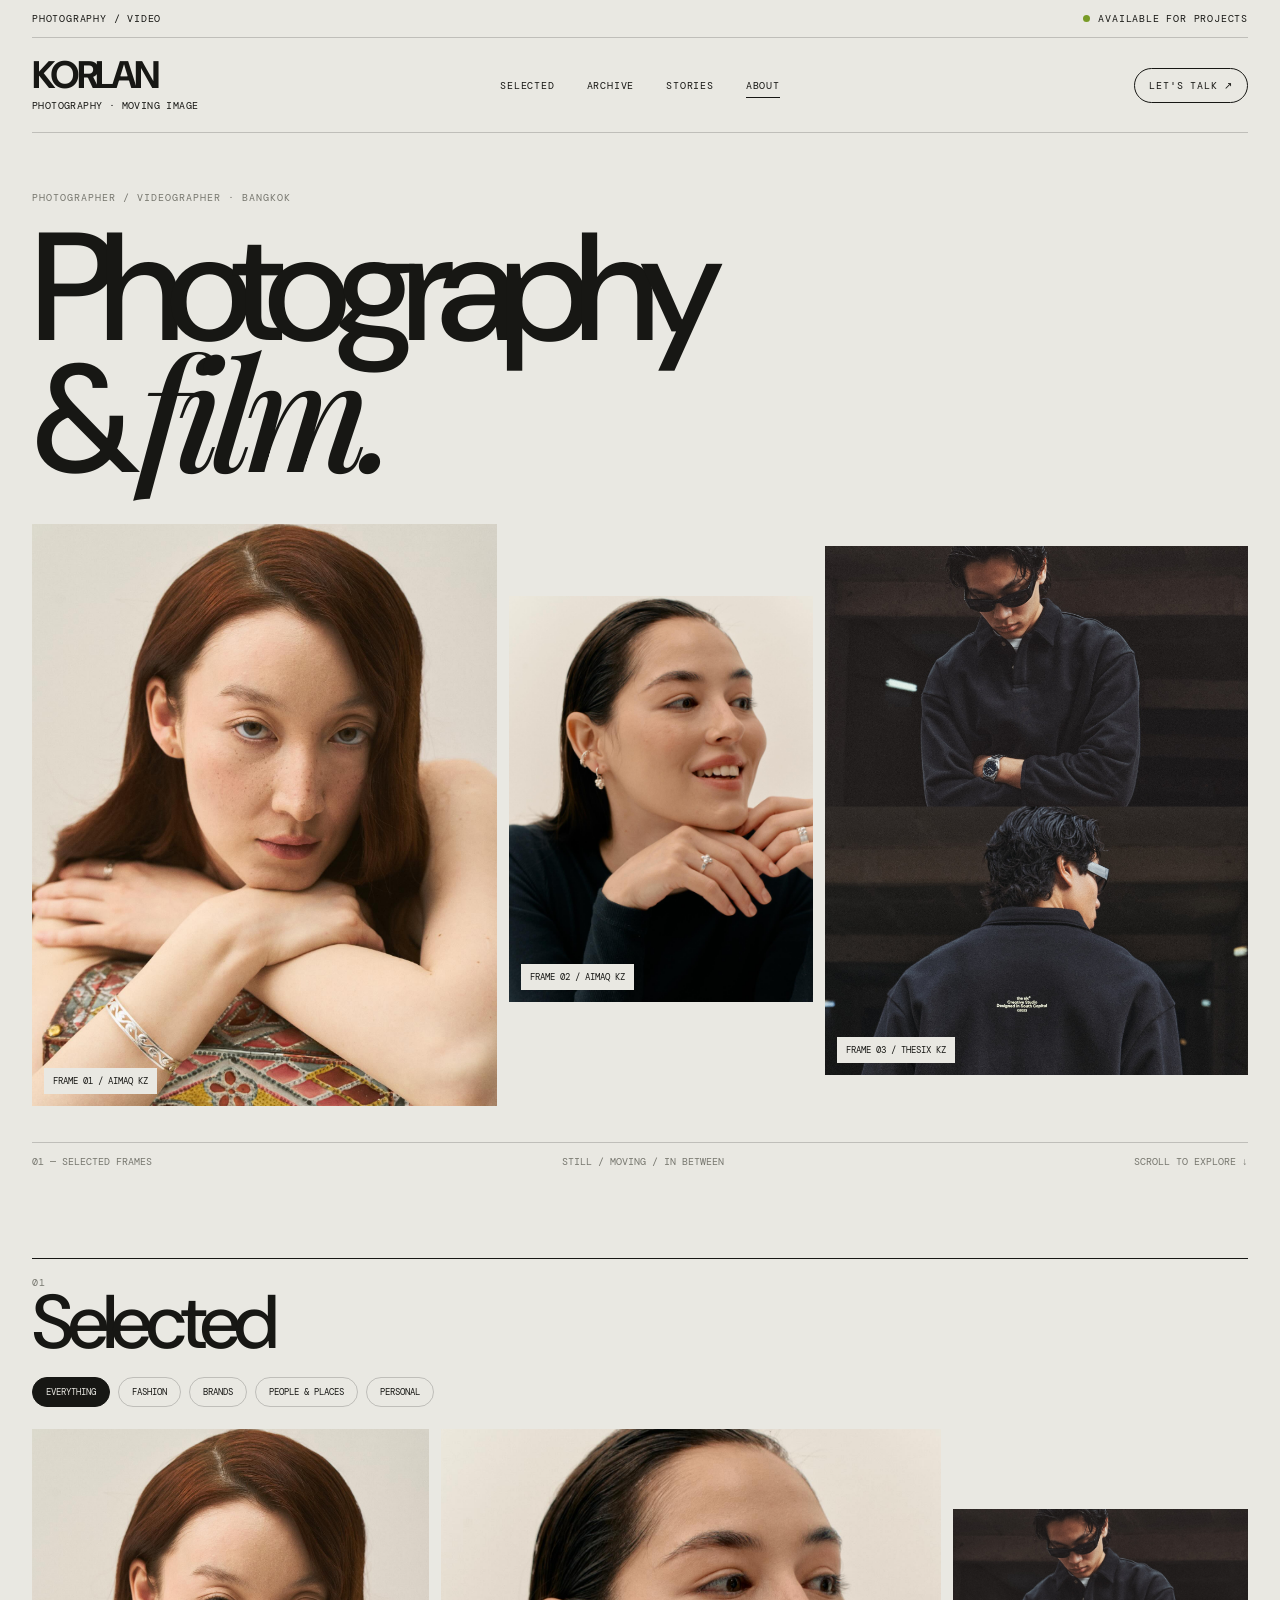
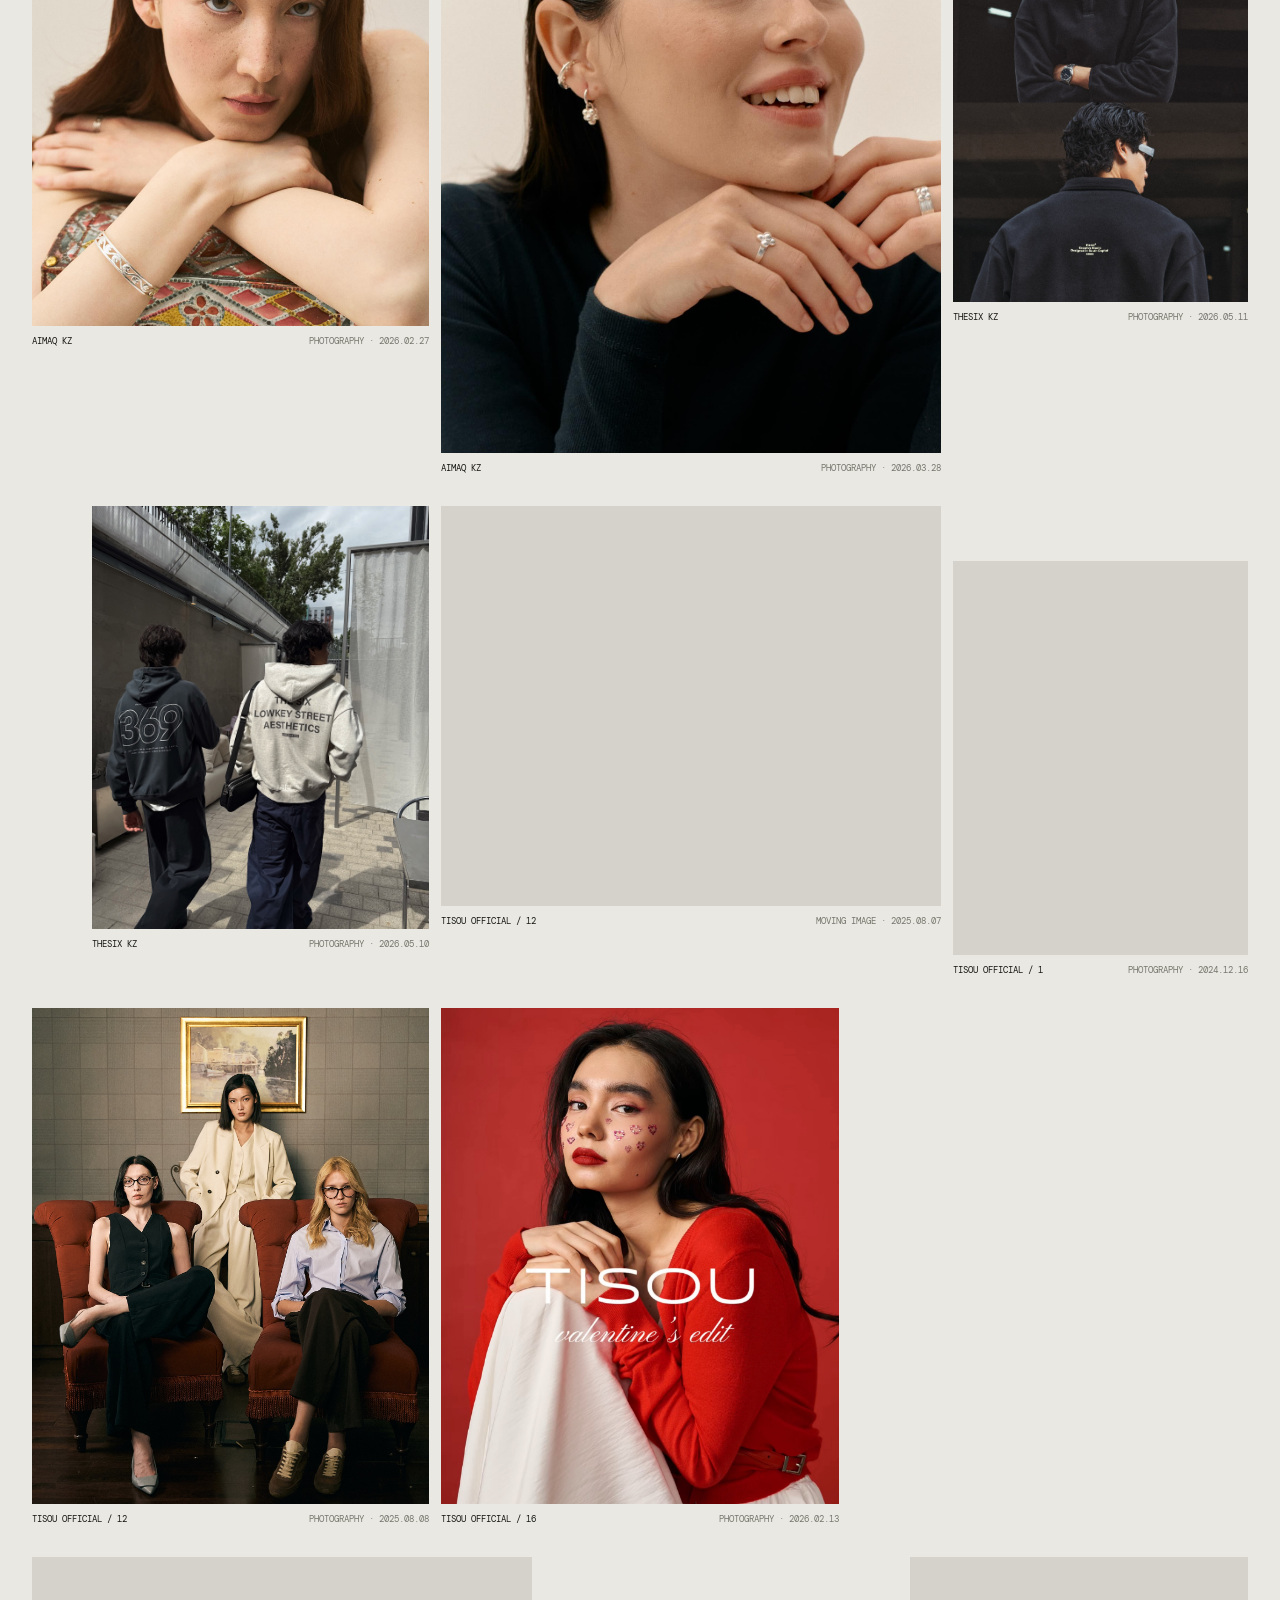
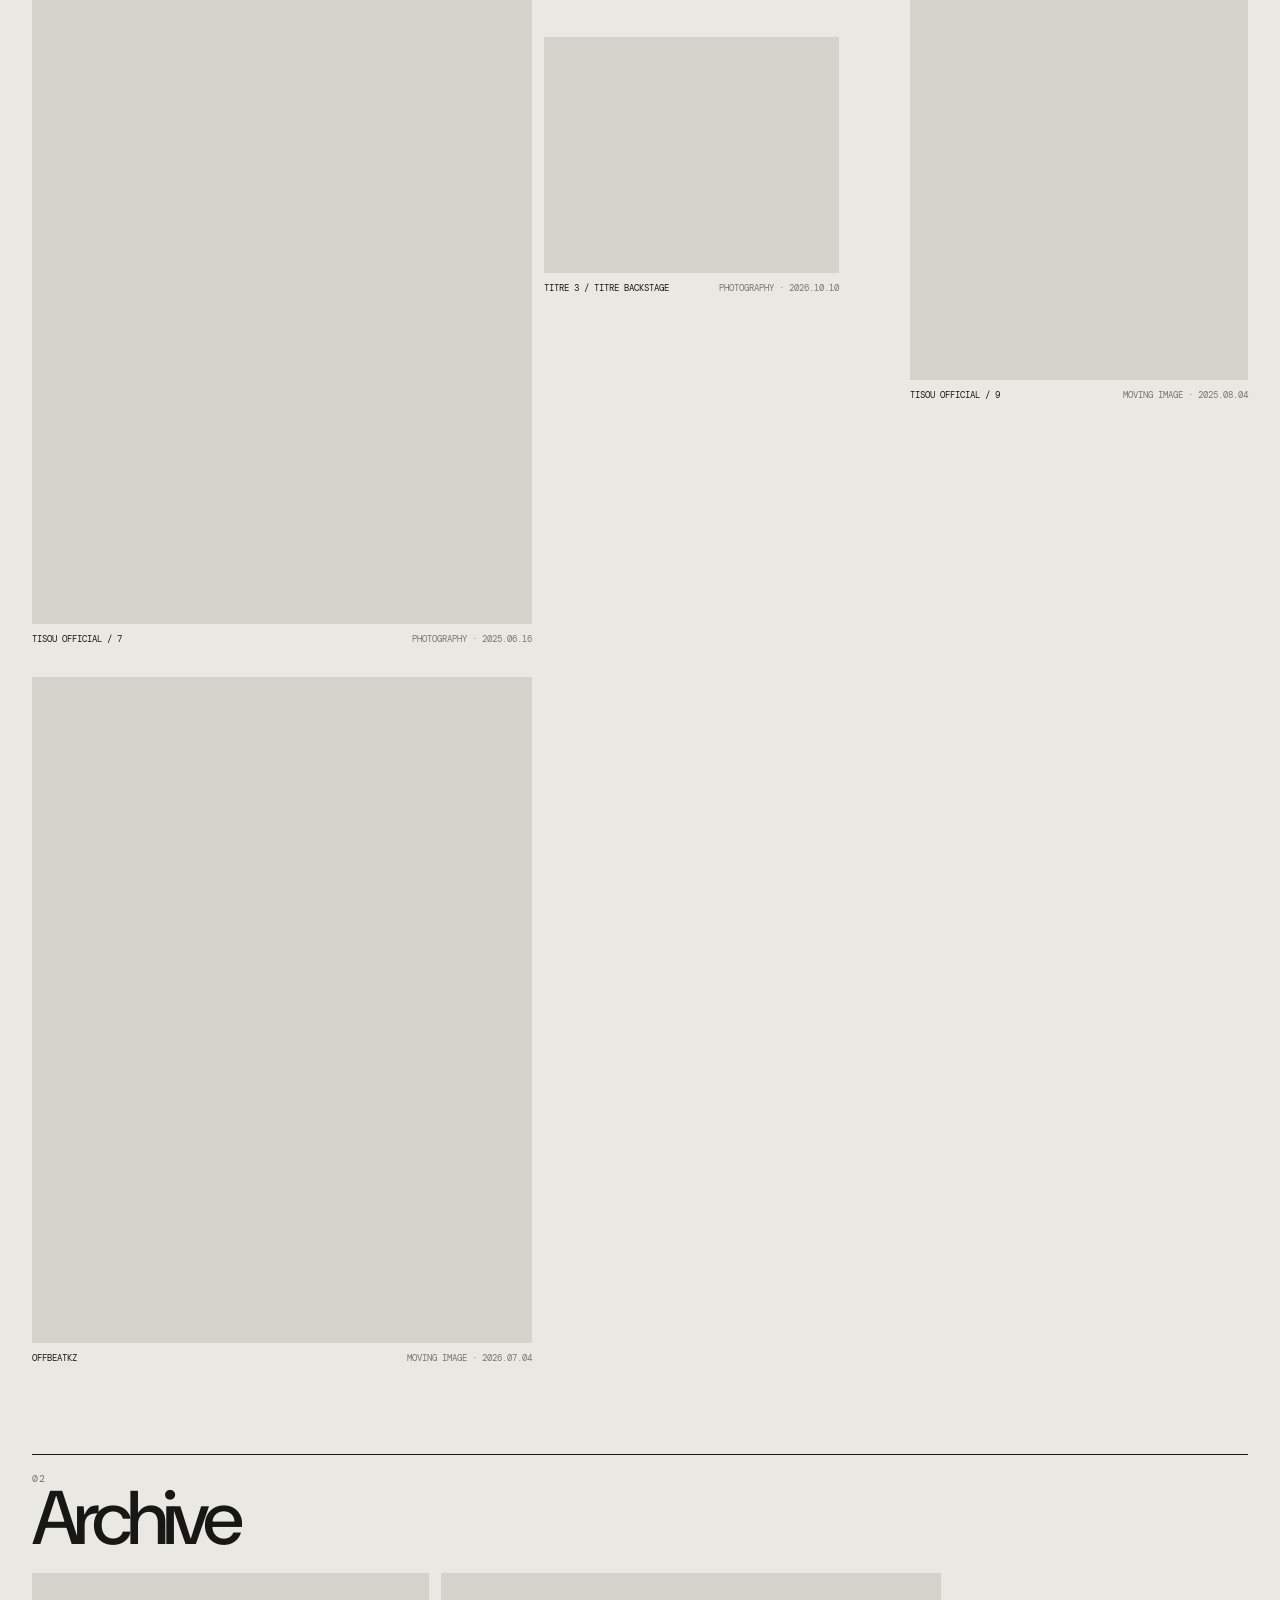
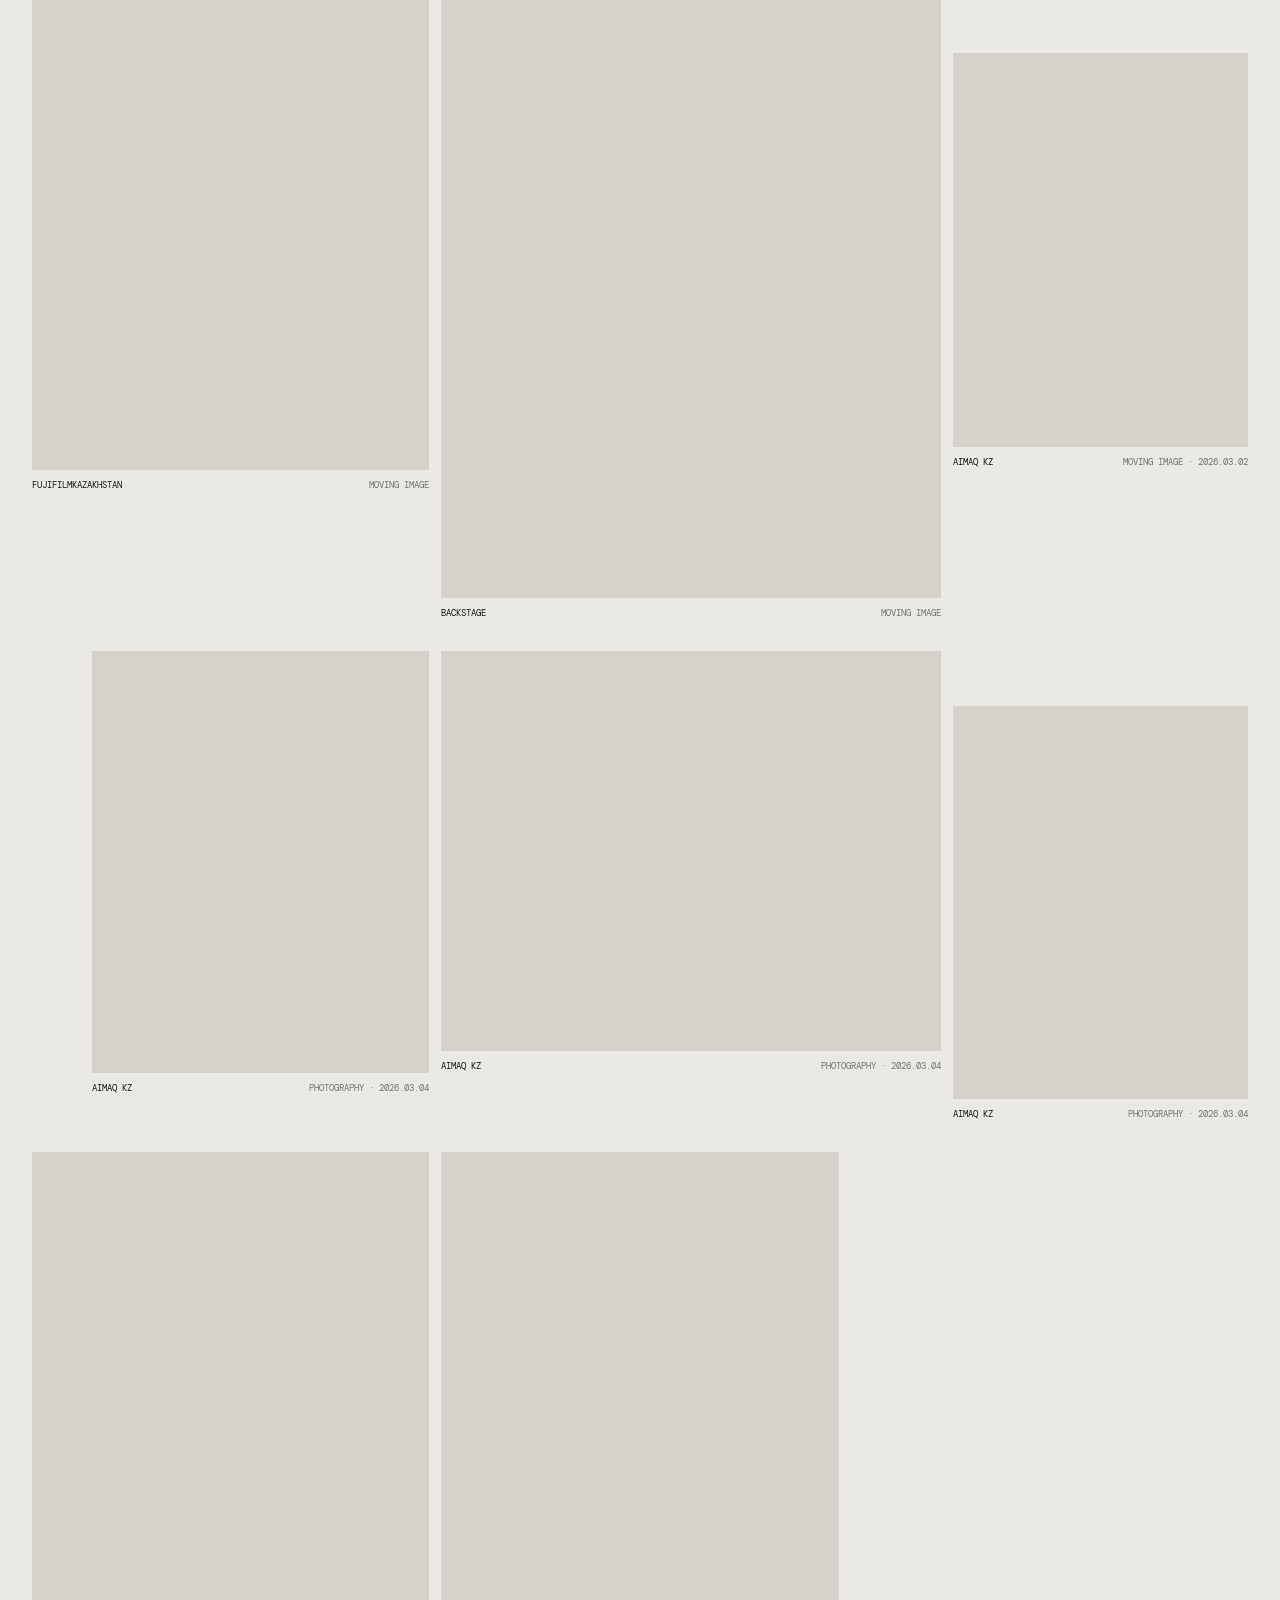
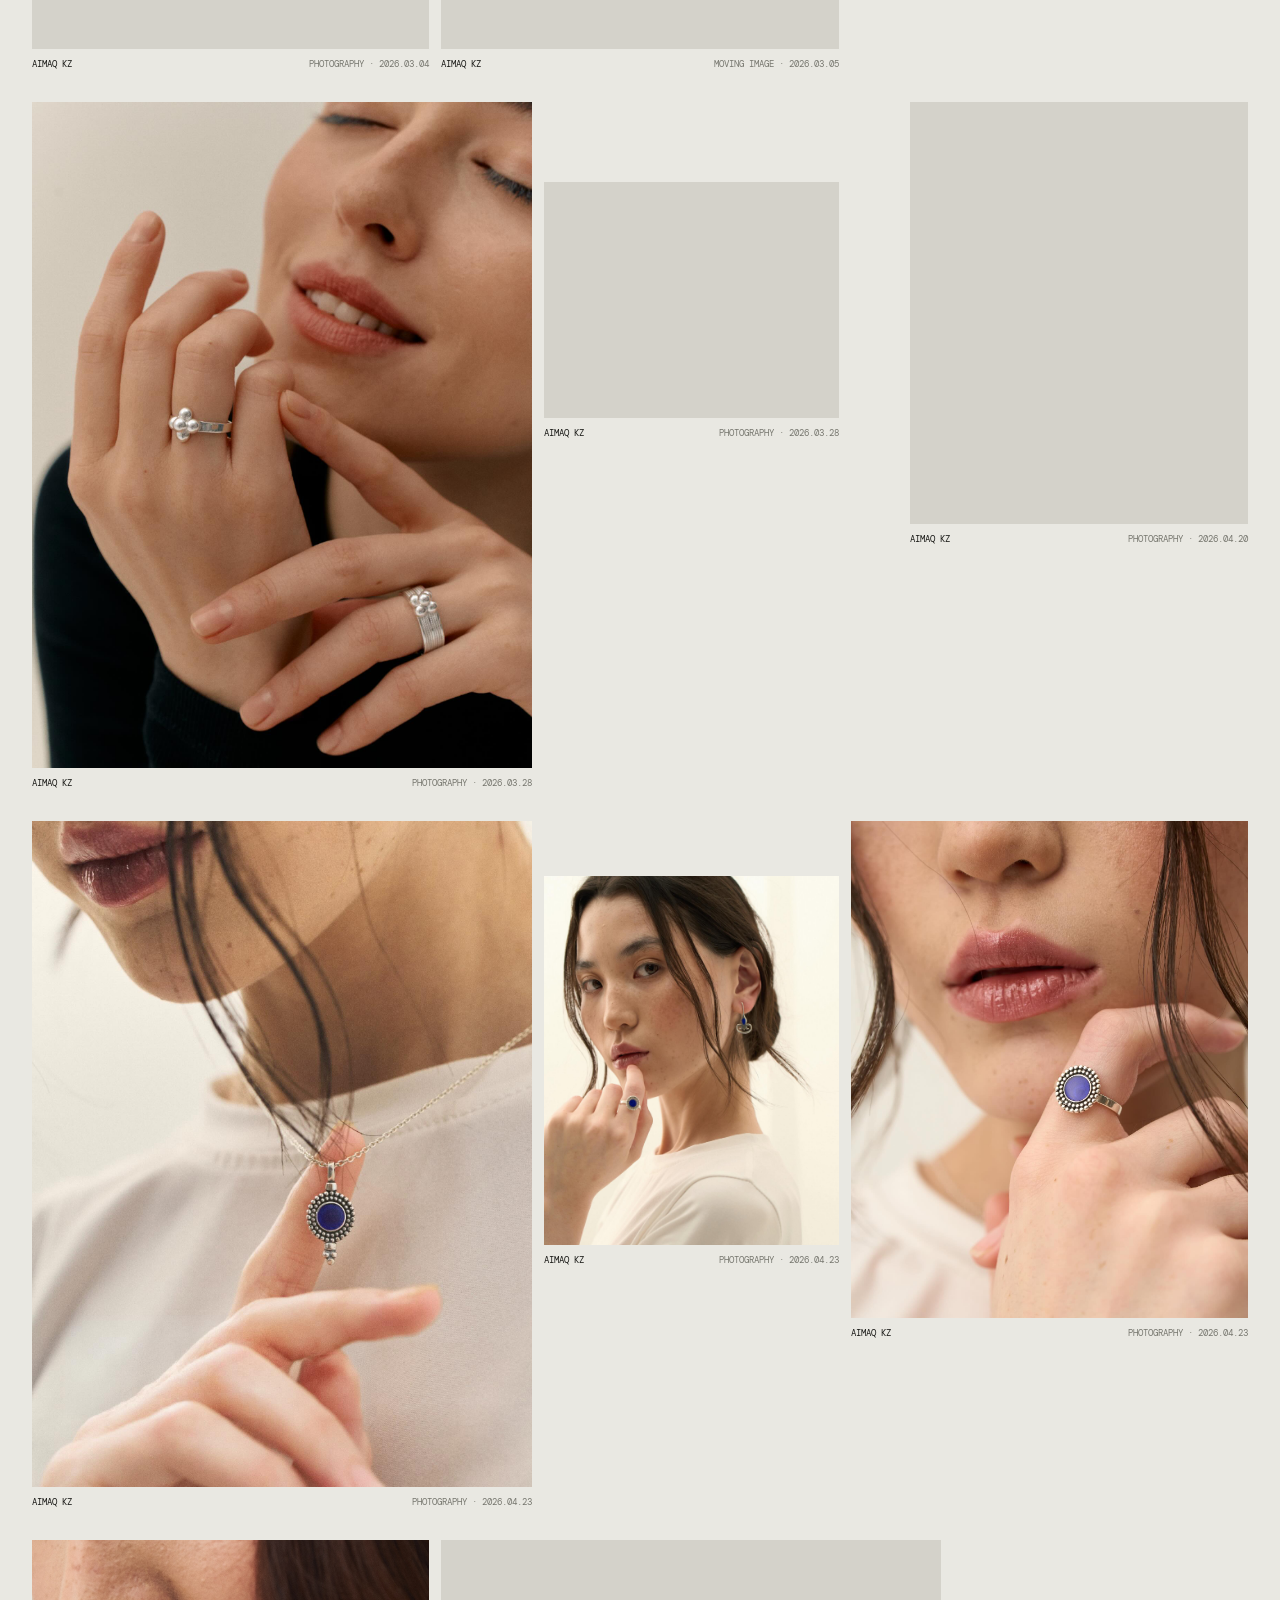
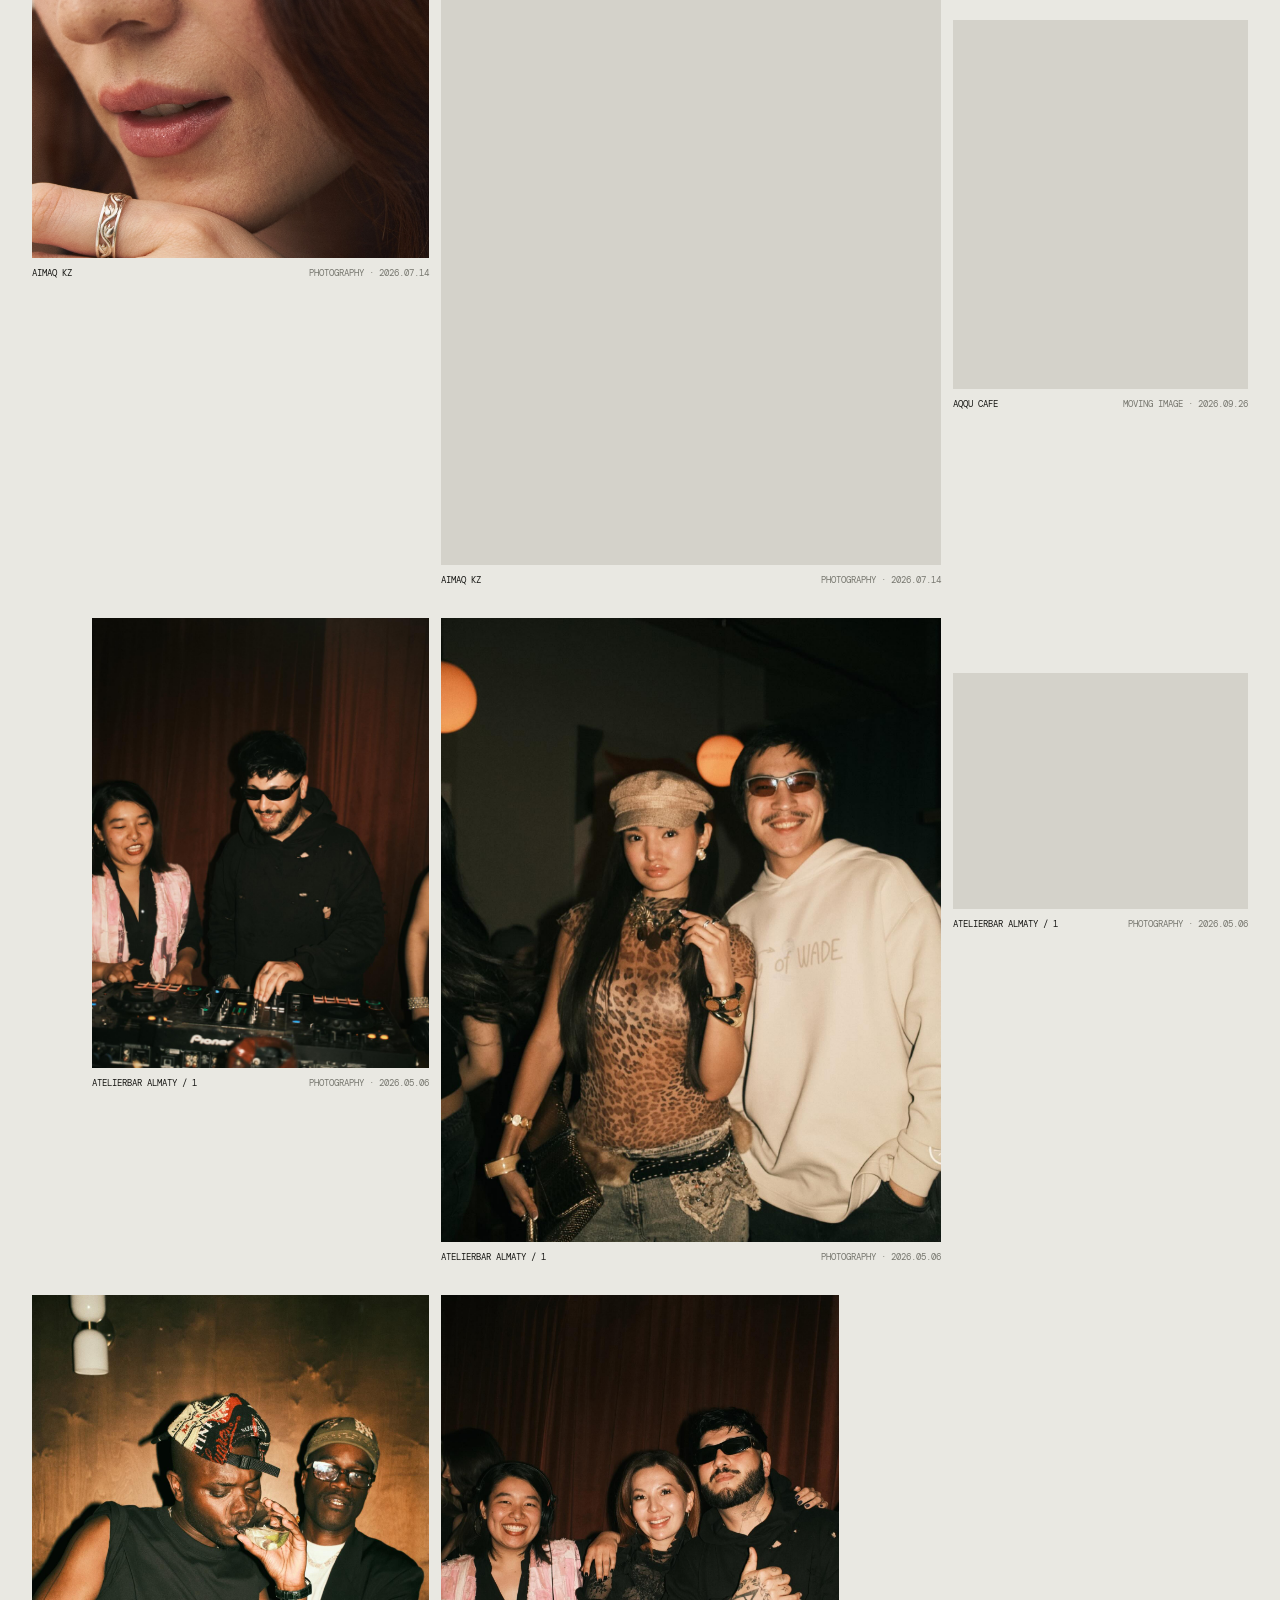
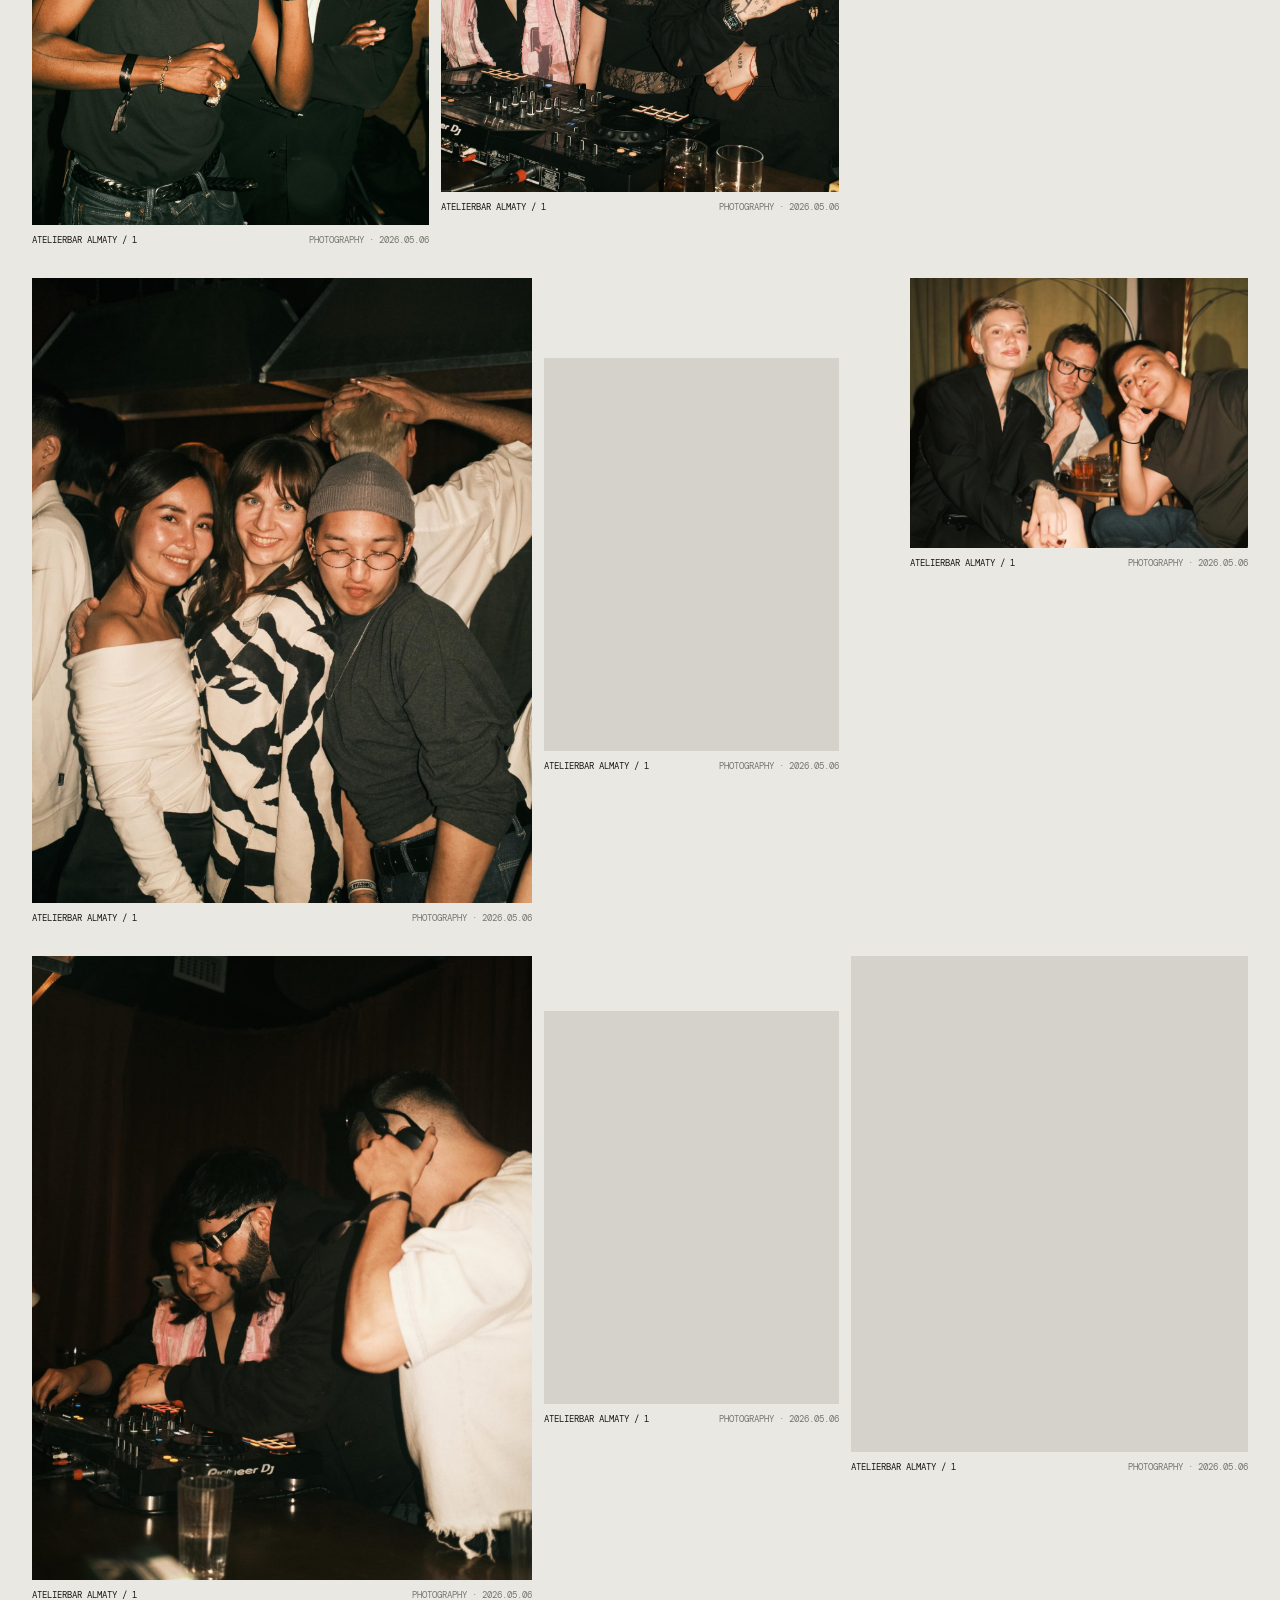
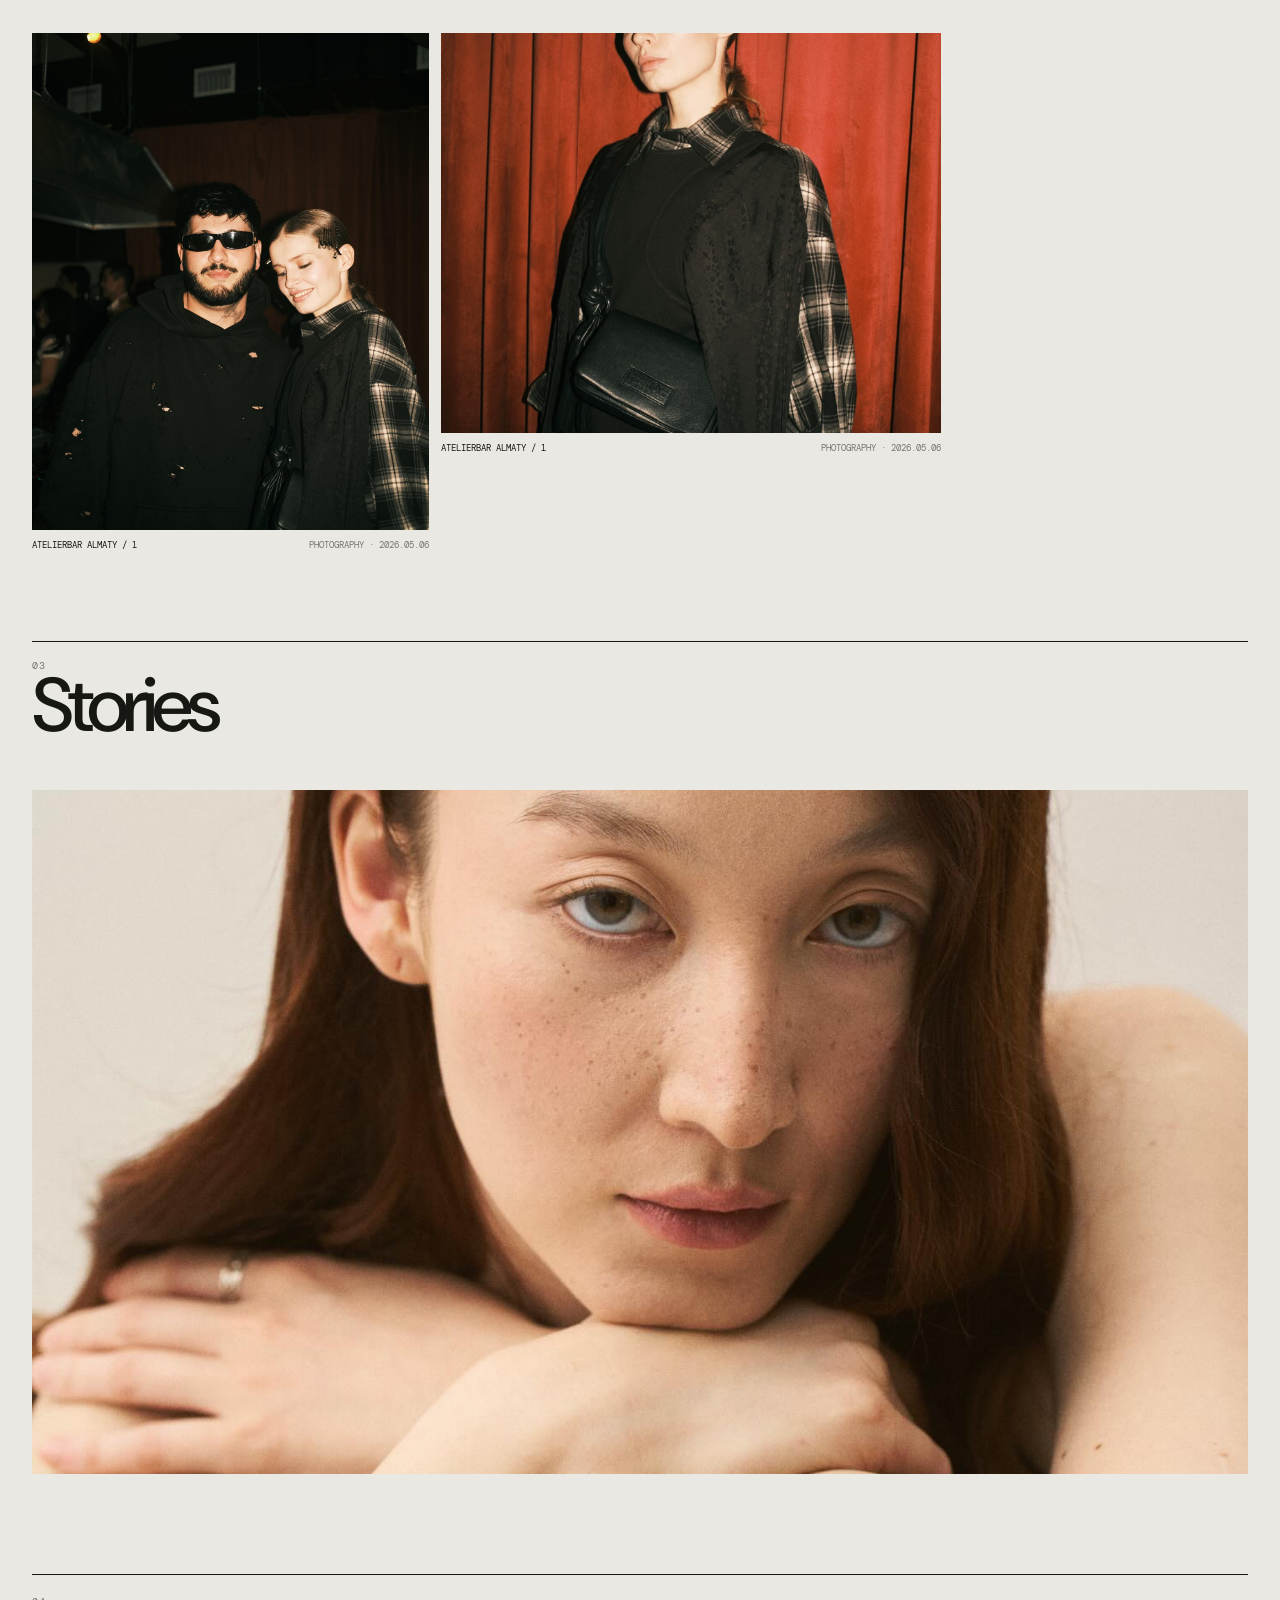
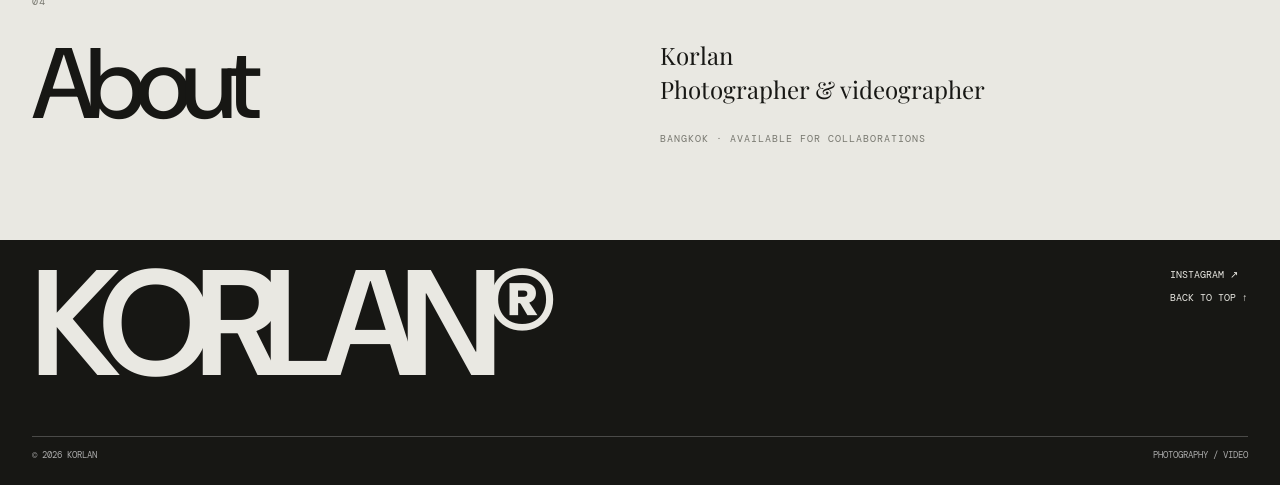
<file: alternative/index.html>
<!doctype html>
<html lang="en"><head><meta charset="utf-8"><meta name="viewport" content="width=device-width,initial-scale=1,viewport-fit=cover"><meta name="theme-color" content="#e9e8e2"><meta name="description" content="Korlan — photographer and filmmaker. A living image archive."><title>KORLAN — A Living Image Archive</title>
<style>
@import url('https://fonts.googleapis.com/css2?family=DM+Mono:wght@400;500&family=DM+Sans:wght@400;500;700&family=Playfair+Display:ital,wght@0,500;1,500&display=swap');
:root{--paper:#e9e8e2;--ink:#171714;--muted:#77776f;--line:rgba(23,23,20,.2);--acid:#d6ff45;--serif:'Playfair Display',Georgia,serif;--mono:'DM Mono',monospace;--sans:'DM Sans',Arial,sans-serif}*{box-sizing:border-box}html{scroll-behavior:smooth}body{margin:0;background:var(--paper);color:var(--ink);font-family:var(--sans);-webkit-font-smoothing:antialiased}a{color:inherit;text-decoration:none}button{font:inherit;cursor:pointer;color:inherit}.shell{width:min(1600px,calc(100% - 64px));margin:auto}.topline{height:38px;border-bottom:1px solid var(--line);display:flex;align-items:center;justify-content:space-between;font:10px var(--mono);letter-spacing:.08em;text-transform:uppercase}.live{display:flex;align-items:center;gap:8px}.dot{width:7px;height:7px;border-radius:50%;background:#789b26}.masthead{display:grid;grid-template-columns:1fr auto 1fr;align-items:center;padding:22px 0 20px;border-bottom:1px solid var(--line)}.wordmark{font-size:clamp(25px,3vw,40px);font-weight:700;letter-spacing:-.095em;line-height:.8}.wordmark span{font:10px var(--mono);letter-spacing:.04em;display:block;margin-top:8px;font-weight:400}.nav{display:flex;gap:clamp(14px,2.5vw,38px)}.nav a,.contact{font:10px var(--mono);text-transform:uppercase;letter-spacing:.08em}.nav a{padding:8px 0;position:relative}.nav a:after{content:"";height:1px;background:var(--ink);position:absolute;bottom:2px;left:0;width:0;transition:.25s}.nav a:hover:after,.nav a.active:after{width:100%}.contact{justify-self:end;border:1px solid var(--ink);padding:10px 14px;border-radius:30px}.contact:hover{background:var(--ink);color:var(--paper)}.hero{padding:58px 0 44px;display:grid;grid-template-columns:1fr;gap:20px;align-items:end}.eyebrow,.micro{font:10px var(--mono);letter-spacing:.1em;text-transform:uppercase;color:var(--muted)}.hero h1{font-size:clamp(62px,12vw,172px);letter-spacing:-.105em;line-height:.78;margin:25px 0 0;font-weight:500}.hero h1 em{font-family:var(--serif);font-weight:500;letter-spacing:-.08em}.hero-note{font-size:14px;line-height:1.55;max-width:280px;margin:0 0 7px}.hero-grid{display:grid;grid-template-columns:1.1fr .72fr 1fr;gap:12px;align-items:start}.hero-tile{position:relative;overflow:hidden;background:#d3d1c9;display:block}.hero-tile:nth-child(1){aspect-ratio:4/5}.hero-tile:nth-child(2){aspect-ratio:3/4;margin-top:72px}.hero-tile:nth-child(3){aspect-ratio:4/5;margin-top:22px}.hero-tile img{width:100%;height:100%;object-fit:cover;display:block;transition:transform .7s}.hero-tile:hover img,.work-card:hover img{transform:scale(1.035)}.tile-label{position:absolute;left:12px;bottom:12px;background:var(--paper);padding:7px 9px;font:9px var(--mono);text-transform:uppercase}.hero-meta{display:flex;justify-content:space-between;margin-top:36px;padding-top:12px;border-top:1px solid var(--line);font:10px var(--mono);text-transform:uppercase;color:var(--muted)}.section-head{display:flex;justify-content:space-between;align-items:end;border-top:1px solid var(--ink);padding:17px 0 20px;margin-top:90px}.section-head h2{font-size:clamp(36px,6vw,76px);letter-spacing:-.08em;line-height:.9;margin:0;font-weight:500}.section-head p{font:10px var(--mono);text-transform:uppercase;color:var(--muted);margin:0}.filters{display:flex;gap:8px;flex-wrap:wrap;margin:0 0 22px}.filter{border:1px solid var(--line);background:transparent;border-radius:20px;padding:8px 13px;font:9px var(--mono);text-transform:uppercase}.filter.active,.filter:hover{background:var(--ink);color:var(--paper);border-color:var(--ink)}.work-grid{display:grid;grid-template-columns:repeat(12,1fr);gap:32px 12px}.work-card{grid-column:span 4;min-width:0;cursor:pointer}.work-card:nth-child(7n+2){grid-column:span 5}.work-card:nth-child(7n+3){grid-column:span 3;margin-top:80px}.work-card:nth-child(7n+4){grid-column:span 4;margin-left:15%}.work-card:nth-child(7n+5){grid-column:span 5}.work-card:nth-child(7n+6){grid-column:span 3;margin-top:55px}.work-media{aspect-ratio:4/5;overflow:hidden;background:#d4d2ca;position:relative}.work-card:nth-child(3n) .work-media{aspect-ratio:3/4}.work-card:nth-child(5n) .work-media{aspect-ratio:5/4}.work-media img,.work-media video{width:100%;height:100%;object-fit:cover;display:block}.work-meta{display:flex;justify-content:space-between;gap:12px;padding-top:9px;font:9px var(--mono);text-transform:uppercase}.work-meta span:last-child{color:var(--muted);text-align:right}.archive-intro{display:grid;grid-template-columns:1fr 1fr;gap:30px;margin:20px 0 35px}.archive-intro p{font:clamp(17px,2vw,25px)/1.3 var(--serif);max-width:520px;margin:0}.archive-intro .micro{align-self:end;max-width:210px;line-height:1.6}.story-strip{display:grid;grid-template-columns:1fr;gap:12px;margin-top:30px}.story-image{aspect-ratio:16/9;overflow:hidden;background:#d4d2ca}.story-image img{width:100%;height:100%;object-fit:cover}.story-copy{background:var(--ink);color:var(--paper);padding:clamp(22px,4vw,56px);display:flex;flex-direction:column;justify-content:space-between;min-height:260px}.story-copy h3{font:clamp(34px,5vw,66px)/.95 var(--serif);font-weight:500;margin:25px 0}.story-copy p{font:10px var(--mono);text-transform:uppercase;color:#aaa}.about{margin-top:100px;border-top:1px solid var(--ink);padding:20px 0 80px;display:grid;grid-template-columns:1fr 1fr;gap:40px}.about h2{font-size:clamp(48px,8vw,100px);letter-spacing:-.09em;font-weight:500;line-height:.82;margin:35px 0}.about h2 em{font-family:var(--serif);font-weight:500}.about-copy{max-width:440px;align-self:end;padding-bottom:12px}.about-copy p{font:clamp(18px,2vw,24px)/1.4 var(--serif)}.about-copy .micro{line-height:1.8}.footer{background:var(--ink);color:var(--paper);padding:28px 0 24px}.footer-top{display:flex;justify-content:space-between;align-items:start;gap:20px}.footer-mark{font-size:clamp(55px,12vw,150px);letter-spacing:-.11em;line-height:.75;font-weight:600}.footer-links{display:flex;flex-direction:column;gap:10px;font:10px var(--mono);text-transform:uppercase}.footer-bottom{border-top:1px solid #ffffff38;margin-top:55px;padding-top:12px;display:flex;justify-content:space-between;font:9px var(--mono);text-transform:uppercase;color:#aaa}.viewer{position:fixed;inset:0;background:rgba(12,12,11,.96);z-index:50;display:none;align-items:center;justify-content:center;padding:5vw}.viewer.open{display:flex}.viewer-inner{width:min(1100px,100%);height:min(86vh,900px);display:grid;grid-template-columns:1fr 230px;gap:20px;align-items:center}.viewer-media{height:100%;min-height:0;display:grid;place-items:center}.viewer-media img,.viewer-media video{max-height:100%;width:100%;object-fit:contain}.viewer-info{color:#f2f0e9;align-self:end;padding-bottom:20px}.viewer-info p{font:10px var(--mono);text-transform:uppercase;color:#aaa;line-height:1.8}.viewer-info h3{font:30px var(--serif);font-weight:400}.close{position:absolute;top:24px;right:28px;border:1px solid #777;color:white;background:transparent;border-radius:50%;width:40px;height:40px;font-size:20px}.empty{font:12px var(--mono);padding:50px 0;color:var(--muted)}
@media(max-width:760px){.shell{width:calc(100% - 32px)}.topline{font-size:8px}.masthead{grid-template-columns:1fr auto;padding:18px 0}.nav{grid-column:1/-1;grid-row:2;overflow-x:auto;gap:22px;margin-top:18px;padding-bottom:2px}.nav a{white-space:nowrap;font-size:9px}.contact{grid-column:2;grid-row:1;padding:8px 11px}.hero{grid-template-columns:1fr;gap:24px;padding:45px 0 30px}.hero h1{font-size:clamp(66px,18vw,120px);margin-top:23px}.hero-grid{grid-template-columns:1.05fr .95fr;gap:8px}.hero-tile:nth-child(2){margin-top:45px}.hero-tile:nth-child(3){display:none}.hero-meta{font-size:8px;margin-top:25px}.section-head{margin-top:65px}.section-head h2{font-size:52px}.work-grid{grid-template-columns:repeat(2,minmax(0,1fr));gap:25px 9px}.work-card,.work-card:nth-child(n){grid-column:auto;margin:0}.work-card:nth-child(3n){transform:translateY(24px)}.work-media,.work-card:nth-child(3n) .work-media,.work-card:nth-child(5n) .work-media{aspect-ratio:3/4}.work-meta{font-size:8px;gap:5px}.archive-intro{grid-template-columns:1fr;gap:14px}.story-strip{grid-template-columns:1fr;margin-top:60px}.story-copy{min-height:230px}.about{grid-template-columns:1fr;gap:5px;margin-top:70px;padding-bottom:55px}.about h2{margin:28px 0}.about-copy{padding:0}.footer-top{flex-direction:column;gap:32px}.footer-links{flex-direction:row;flex-wrap:wrap}.footer-bottom{margin-top:40px;gap:20px;font-size:8px}.viewer{padding:15px}.viewer-inner{height:88vh;grid-template-columns:1fr;grid-template-rows:1fr auto;gap:8px}.viewer-info{padding:0 4px 8px}.viewer-info h3{font-size:22px}.viewer-media{min-height:0}.close{top:12px;right:12px;background:#171714cc}}
@media(prefers-reduced-motion:reduce){*,*:before,*:after{scroll-behavior:auto!important;transition:none!important}}
</style></head>
<body><div class="shell">
<div class="topline"><span>Photography / Video</span><span class="live"><i class="dot"></i> Available for projects</span></div>
<header class="masthead"><a class="wordmark" href="#top">KORLAN<span>PHOTOGRAPHY · MOVING IMAGE</span></a><nav class="nav"><a href="#selected" class="active">Selected</a><a href="#archive">Archive</a><a href="#stories">Stories</a><a href="#about">About</a></nav><a class="contact" href="https://www.instagram.com/kkkorlan/" target="_blank" rel="noopener">Let's talk ↗</a></header>
<section class="hero" id="top"><div><div class="eyebrow">Photographer / Videographer · Bangkok</div><h1>Photography<br>&amp; <em>film.</em></h1></div></section>
<div class="hero-grid" id="hero-grid"></div><div class="hero-meta"><span>01 — Selected frames</span><span>Still / moving / in between</span><span>Scroll to explore ↓</span></div>
<section id="selected"><div class="section-head"><div><p class="eyebrow">01</p><h2>Selected</h2></div></div><div class="filters" id="filters"><button class="filter active" data-filter="all">Everything</button><button class="filter" data-filter="fashion">Fashion</button><button class="filter" data-filter="brands">Brands</button><button class="filter" data-filter="event">People & places</button><button class="filter" data-filter="art">Personal</button></div><div class="work-grid" id="selected-grid"><div class="empty">Loading image archive...</div></div></section>
<section id="archive"><div class="section-head"><div><p class="eyebrow">02</p><h2>Archive</h2></div></div><div class="work-grid" id="archive-grid"></div></section>
<section id="stories"><div class="section-head"><div><p class="eyebrow">03</p><h2>Stories</h2></div></div><div class="story-strip"><div class="story-image" id="story-image"></div></div></section>
<section class="about" id="about"><div><div class="eyebrow">04</div><h2>About</h2></div><div class="about-copy"><p>Korlan<br>Photographer &amp; videographer</p><div class="micro">Bangkok · Available for collaborations</div></div></section></div>
<footer class="footer"><div class="shell"><div class="footer-top"><div class="footer-mark">KORLAN®</div><div class="footer-links"><a href="https://www.instagram.com/kkkorlan/" target="_blank" rel="noopener">Instagram ↗</a><a href="#top">Back to top ↑</a></div></div><div class="footer-bottom"><span>© 2026 Korlan</span><span>Photography / Video</span></div></div></footer>
<div class="viewer" id="viewer" role="dialog" aria-modal="true"><button class="close" id="close-viewer" aria-label="Close">×</button><div class="viewer-inner"><div class="viewer-media" id="viewer-media"></div><div class="viewer-info"><p id="viewer-category"></p><h3 id="viewer-title"></h3><p id="viewer-detail"></p></div></div></div>
<script>
(()=>{const $=s=>document.querySelector(s),ROOT='../';let items=[],selected=[],activeFilter='all';
const esc=s=>String(s??'').replace(/[&<>"']/g,c=>({'&':'&amp;','<':'&lt;','>':'&gt;','"':'&quot;',"'":'&#39;'}[c]));
const url=p=>ROOT+String(p||'').split('/').map(encodeURIComponent).join('/');
const cats=i=>(i.categories||[i.category||'art']).map(x=>String(x).toLowerCase());
const label=i=>(i.album||i.category||'Visual study').replace(/^@/,'').replace(/[._]/g,' ');
const date=i=>{const m=(i.path||'').match(/(20\d\d)-(\d\d)-(\d\d)/);return m?m[1]+'.'+m[2]+'.'+m[3]:''};
function img(i){return '<img src="'+esc(url(i.path))+'" alt="'+esc(label(i))+'" loading="lazy" decoding="async">'}
function card(i,n){return '<article class="work-card" tabindex="0" role="button" data-index="'+n+'"><div class="work-media">'+(i.type==='video'?'<video muted playsinline loop preload="none" data-src="'+esc(url(i.path))+'"></video>':img(i))+'</div><div class="work-meta"><span>'+esc(label(i))+'</span><span>'+(i.type==='video'?'Moving image':'Photography')+(date(i)?' · '+date(i):'')+'</span></div></article>'}
function observe(root){root.querySelectorAll('video[data-src]').forEach(v=>{const io=new IntersectionObserver(es=>es.forEach(e=>{if(e.isIntersecting){v.src=v.dataset.src;v.play().catch(()=>{});io.disconnect()}else v.pause()}),{rootMargin:'180px'});io.observe(v)})}
function renderHero(){const picks=selected.slice(0,3);$('#hero-grid').innerHTML=picks.map((i,n)=>'<a class="hero-tile" href="#selected">'+img(i)+'<span class="tile-label">Frame 0'+(n+1)+' / '+esc(label(i))+'</span></a>').join('')}
function renderSelected(){const list=selected.filter(i=>activeFilter==='all'||cats(i).includes(activeFilter));$('#selected-grid').innerHTML=list.slice(0,24).map((i,n)=>card(i,n)).join('')||'<div class="empty">No frames in this folder yet.</div>';observe($('#selected-grid'))}
function renderArchive(){const pool=items.filter(i=>!selected.includes(i));$('#archive-grid').innerHTML=pool.slice(0,30).map((i,n)=>card(i,1000+n)).join('');observe($('#archive-grid'))}
function openViewer(i){$('#viewer-media').innerHTML=i.type==='video'?'<video controls autoplay playsinline src="'+esc(url(i.path))+'"></video>':img(i);$('#viewer-title').textContent=label(i);$('#viewer-category').textContent=cats(i).join(' / ');$('#viewer-detail').textContent=(i.type==='video'?'Moving image':'Photography')+(date(i)?' · '+date(i):'');$('#viewer').classList.add('open');document.body.style.overflow='hidden'}
function closeViewer(){$('#viewer').classList.remove('open');$('#viewer-media').innerHTML='';document.body.style.overflow=''}
async function init(){try{const r=await fetch('../data/site-data.json');if(!r.ok)throw Error('Archive unavailable');const d=await r.json();items=(d.portfolio||[]).filter(i=>i.path);selected=items.filter(i=>i.featuredAll).sort((a,b)=>(a.allOrder||999)-(b.allOrder||999));if(!selected.length)selected=items.slice(0,12);renderHero();renderSelected();renderArchive();const s=selected.find(i=>i.type==='image');if(s)$('#story-image').innerHTML=img(s)}catch(e){$('#selected-grid').innerHTML='<div class="empty">The image archive could not be loaded. Please refresh in a moment.</div>';console.error(e)}}
$('#filters').addEventListener('click',e=>{const b=e.target.closest('[data-filter]');if(!b)return;activeFilter=b.dataset.filter;$('#filters').querySelectorAll('button').forEach(x=>x.classList.toggle('active',x===b));renderSelected()});
document.addEventListener('click',e=>{const c=e.target.closest('.work-card');if(!c)return;const n=Number(c.dataset.index),pool=c.closest('#archive-grid')?items.filter(i=>!selected.includes(i)):selected.filter(i=>activeFilter==='all'||cats(i).includes(activeFilter));const i=c.closest('#archive-grid')?pool[n-1000]:pool[n];if(i)openViewer(i)});
document.addEventListener('keydown',e=>{if(e.key==='Escape')closeViewer();if((e.key==='Enter'||e.key===' ')&&e.target.matches('.work-card')){e.preventDefault();e.target.click()}});
$('#close-viewer').addEventListener('click',closeViewer);$('#viewer').addEventListener('click',e=>{if(e.target===$('#viewer'))closeViewer()});
const links=[...document.querySelectorAll('.nav a')],sections=links.map(a=>document.querySelector(a.getAttribute('href'))),io=new IntersectionObserver(es=>es.forEach(e=>{if(e.isIntersecting)links.forEach(a=>a.classList.toggle('active',a.getAttribute('href')==='#'+e.target.id))}),{rootMargin:'-35% 0px -55% 0px'});sections.forEach(s=>s&&io.observe(s));init()})();
</script></body></html>
</file>
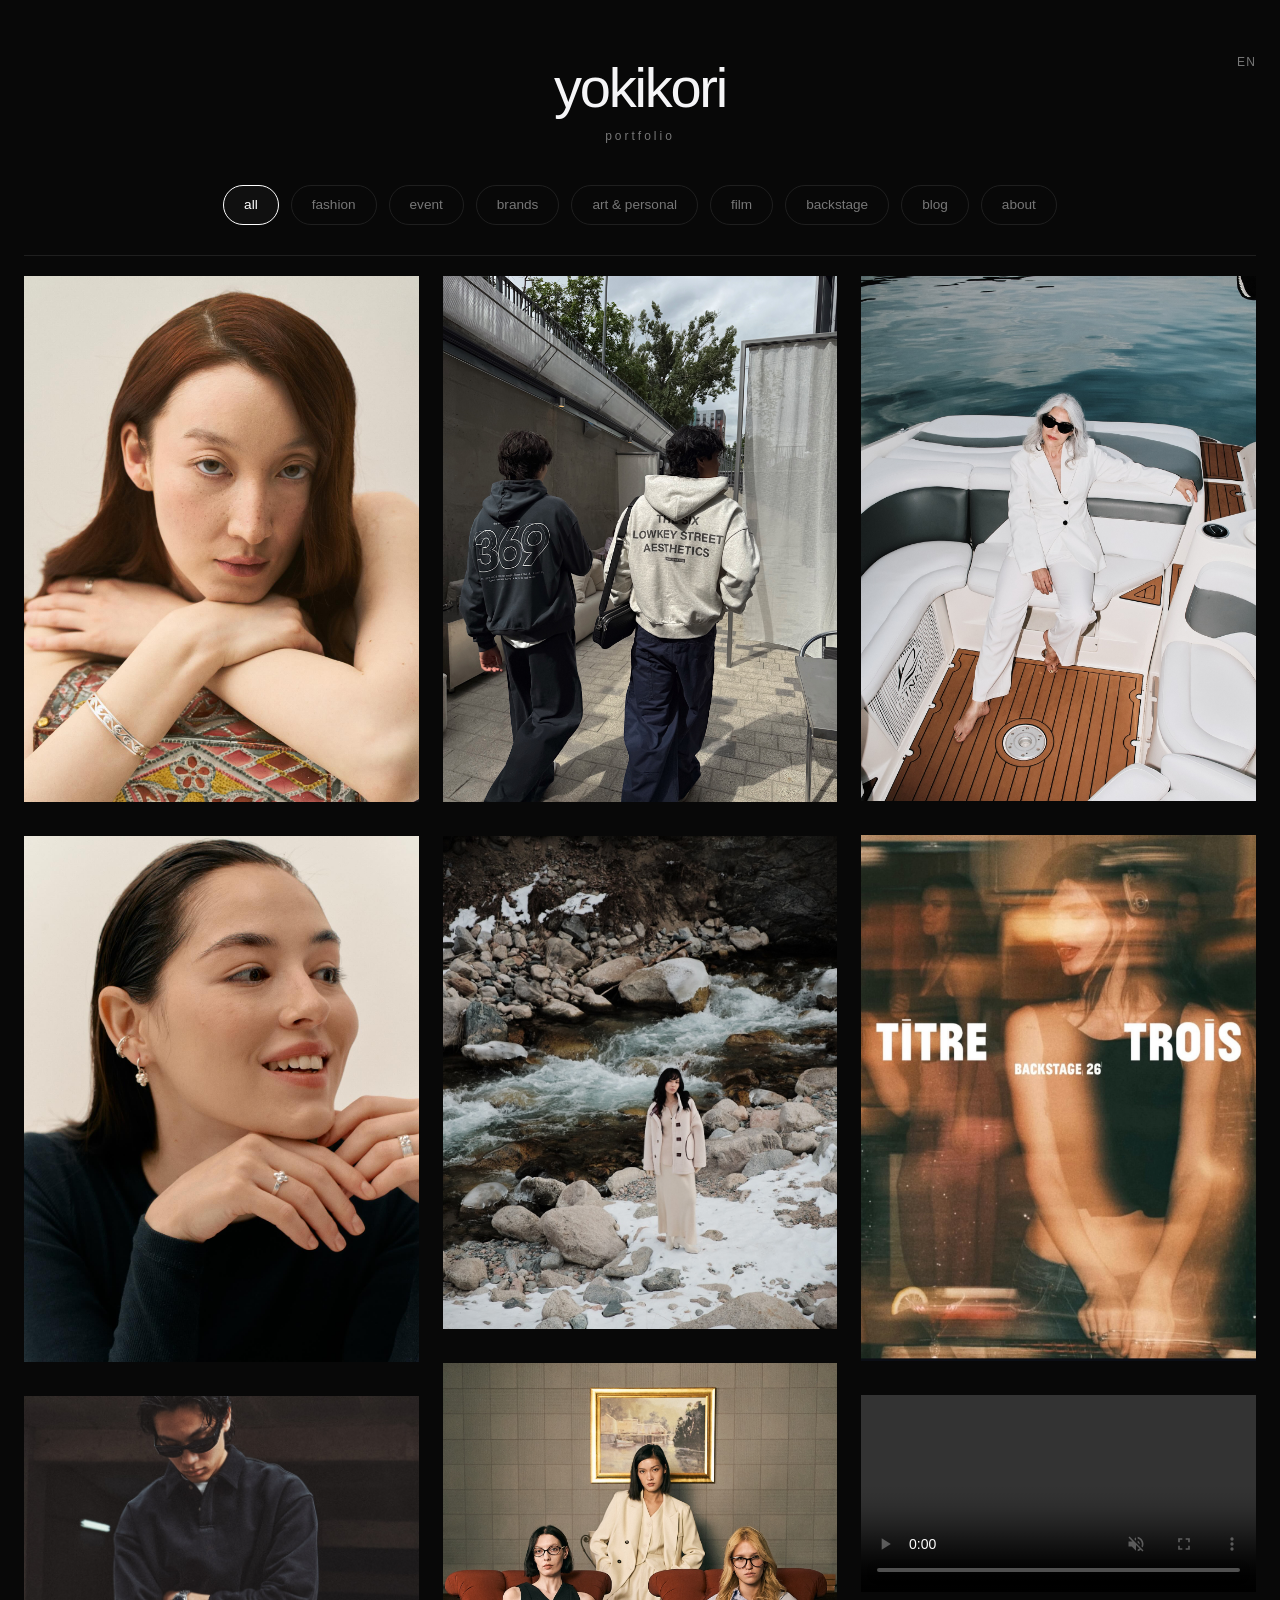
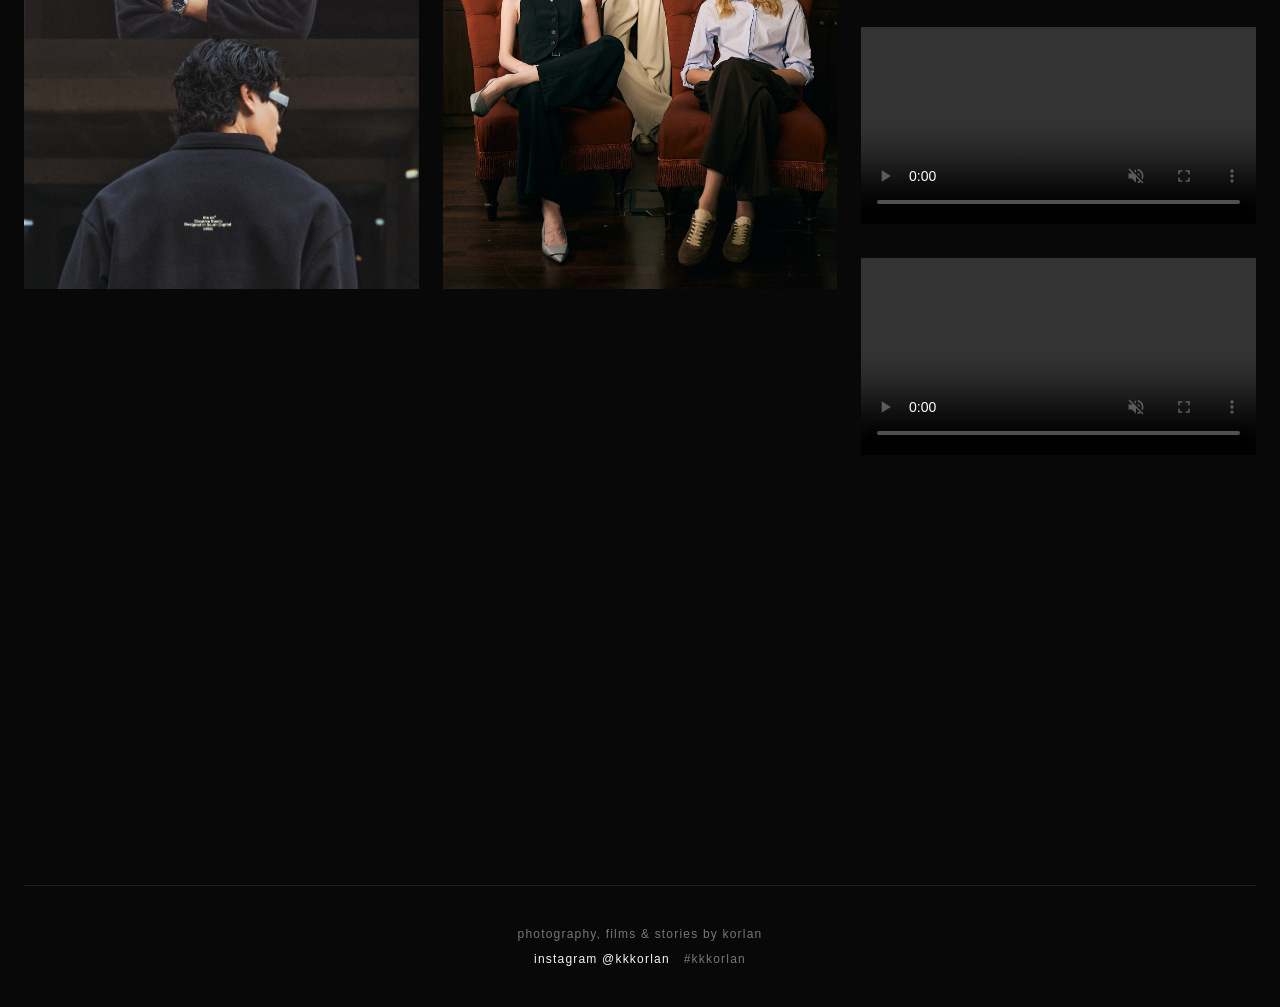
<file: alternative.html>
<!DOCTYPE html>
<html lang="en" __gcrremoteframetoken="fdf6cb602c4ed5cb18b55bdf8bc913ee"><head>
<meta charset="UTF-8">
<meta name="viewport" content="width=device-width, initial-scale=1.0">
<title>yokikori / portfolio</title>
<link rel="stylesheet" href="./assets/styles.css">
<meta name="description" content="Korlan (yokikori) - photographer and videographer. Fashion, commercial, brand collaborations and visual stories.">
<meta name="theme-color" content="#080808">
<meta property="og:title" content="yokikori / portfolio">
<meta property="og:description" content="Photography, films and stories by Korlan.">
<meta property="og:type" content="website">
<meta property="og:url" content="https://www.yokikori.online/">
<script defer src="./assets/loader.js"></script>
</head>
<body>



<header>
    <div class="lang-switch-container" id="lang-switch-container">
        <button type="button" class="lang-trigger" id="current-lang-label" aria-haspopup="true" aria-expanded="false" onclick="toggleLangMenu(event)">EN</button>
        <div class="lang-dropdown" id="lang-dropdown">
            <button class="lang-btn active" onclick="setLang('en')" data-lang="en">EN</button>
            <button class="lang-btn" onclick="setLang('ru')" data-lang="ru">RU</button>
            <button class="lang-btn" onclick="setLang('kz')" data-lang="kz">KZ</button>
            <button class="lang-btn" onclick="setLang('vi')" data-lang="vi">VI</button>
        </div>
    </div>

    <div class="brand-main">
        <h1>yokikori</h1>
        <span data-i18n="subtitle_main">portfolio</span>
    </div>

    <nav class="nav-tabs" id="nav-tabs">
        <button class="tab-btn active" data-tab="all" onclick="switchTab('all', this)" data-i18n="tab_all">all</button>
        <button class="tab-btn" data-tab="fashion" onclick="switchTab('fashion', this)" data-i18n="tab_fashion">fashion</button>
        <button class="tab-btn" data-tab="event" onclick="switchTab('event', this)" data-i18n="tab_event">event</button>
        <button class="tab-btn" data-tab="brands" onclick="switchTab('brands', this)" data-i18n="tab_brands">brands</button>
        <button class="tab-btn" data-tab="art" onclick="switchTab('art', this)" data-i18n="tab_art">art &amp; personal</button>
        <button class="tab-btn" data-tab="film" onclick="switchTab('film', this)" data-i18n="tab_film">film</button>
        <button class="tab-btn" data-tab="backstage" onclick="switchTab('backstage', this)" data-i18n="tab_backstage">backstage</button>
        <button class="tab-btn" data-tab="blog" onclick="switchTab('blog', this)" data-i18n="tab_blog">blog</button>
        <button class="tab-btn" data-tab="about" onclick="switchTab('about', this)" data-i18n="tab_about">about</button>
    </nav>
</header>

<!-- Админ-панель -->
<div class="admin-panel" id="admin-panel">
    <h3 data-i18n="admin_title">⚡ administrator — direct github commit</h3>

    <div class="admin-section">
        <h4 data-i18n="admin_gh">github settings</h4>
        <div class="input-group">
            <input id="gh-user" placeholder="username" value="aiz1k1989-web" __gcruniqueid="1">
            <input id="gh-repo" placeholder="repository" value="portfolio" __gcruniqueid="2">
            <input id="gh-branch" placeholder="branch" value="main" __gcruniqueid="3">
            <input id="gh-path" placeholder="path" value="data/site-data.json" __gcruniqueid="4">
        </div>
    </div>

    <div class="admin-section">
        <h4 data-i18n="admin_about">about me — text</h4>
        <textarea id="admin-about" rows="4" oninput="aboutText[currentLang] = this.value; renderAbout();" __gcruniqueid="5"></textarea>
    </div>

    <div class="admin-section">
        <h4 data-i18n="admin_about_photos">about me — photos</h4>
        <div id="about-photos-list" class="about-photos-list"><div class="about-photo-item"><img src="uploads/1793683337467_rhl7k2.jpg" alt="" loading="lazy"><button class="remove-about-photo" onclick="removeAboutPhoto(0)">✕</button></div></div>
        <div class="creator-controls">
            <button class="btn secondary" onclick="document.getElementById('about-photo-input').click()" data-i18n="btn_upload_photo">📎 upload photo</button>
            <button class="btn secondary" onclick="openMediaLibraryForAbout()" data-i18n="btn_select_media">📁 pick from library</button>
            <input type="file" id="about-photo-input" accept="image/*" multiple="" style="display:none" onchange="handleAboutPhotoUpload(event)">
        </div>
    </div>

    <div class="admin-section">
        <h4 data-i18n="admin_new_post">new post / media</h4>
        <div class="post-creator">
            <textarea id="post-text" data-i18n="placeholder_post" placeholder="text, hashtags (#fashion #brands)..." __gcruniqueid="6">text, hashtags (#fashion #brands)...</textarea>
            <div class="dropzone" id="dropzone" ondragover="handleDragOver(event)" ondragleave="handleDragLeave(event)" ondrop="handleDrop(event)" onclick="openMediaLibraryForPost()" data-i18n="dropzone">📎 drag &amp; drop file(s) here or click to pick from media library</div>
            <div class="creator-controls">
                <div id="post-categories" class="category-checkboxes" aria-label="media sections">
                    <label><input type="checkbox" value="fashion" checked=""> fashion</label>
                    <label><input type="checkbox" value="event"> event</label>
                    <label><input type="checkbox" value="brands"> brands</label>
                    <label><input type="checkbox" value="art"> art &amp; personal</label>
                    <label><input type="checkbox" value="film"> film</label>
                    <label><input type="checkbox" value="backstage"> backstage</label>
                </div>
                <input id="post-album" data-i18n="placeholder_album" placeholder="album (optional)" __gcruniqueid="7">
                <button class="btn" onclick="publishPost()" data-i18n="btn_add">+ add</button>
            </div>
        </div>
    </div>
    
    <div class="admin-section">
        <h4 data-i18n="admin_create_album">create album</h4>
        <div class="album-creator">
            <select id="album-section" class="btn secondary" __gcruniqueid="8">
                <option value="fashion" data-i18n="tab_fashion">fashion</option>
                <option value="event" data-i18n="tab_event">event</option>
                <option value="brands" data-i18n="tab_brands">brands</option>
                <option value="art" data-i18n="tab_art">art &amp; personal</option>
                <option value="film" data-i18n="tab_film">film</option>
                <option value="backstage" data-i18n="tab_backstage">backstage</option>
            </select>
            <input id="album-name" data-i18n="placeholder_album_name" placeholder="album name" __gcruniqueid="9">
            <button class="btn" onclick="createAlbum()" data-i18n="btn_add_album">+ album</button>
        </div>
    </div>

    <div class="creator-controls" style="margin-top:8px;">
        <button class="btn save-gh" onclick="saveToGitHub()" data-i18n="btn_save_gh">💾 save and commit to github</button>
        <button class="btn danger" onclick="logoutAdmin()" style="margin-left:auto;" data-i18n="btn_logout">logout</button>
    </div>
</div>

<!-- Основной контент -->
<main>
    <section class="about-section" id="about-section">
        <div class="about-content">
            <img class="about-avatar" id="about-avatar-img" src="portfolio my photo.png" alt="avatar" loading="lazy" decoding="async">
            <div class="about-text-rendered" id="about-text-rendered">just chilling on the rooftop. my first post here. </div>
        </div>
        <div class="about-gallery" id="about-gallery" style="display: grid;"><img src="uploads/1793683337467_rhl7k2.jpg" loading="lazy" alt=""></div>
    </section>

    <div id="portfolio-main" style="display: block;"></div>
    <div class="blog-feed" id="blog-feed" style="display: none;"></div>
</main>

<!-- Футер -->
<footer>
    <p>photography, films &amp; stories by Korlan</p>
    <p class="footer-social"><a href="https://www.instagram.com/kkkorlan/" target="_blank" rel="noopener noreferrer">Instagram @kkkorlan</a> <span>#kkkorlan</span></p>
</footer>

<!-- Модалка медиатеки -->
<div class="modal" id="media-modal">
    <div class="modal-content">
        <div class="modal-header">
            <h3 data-i18n="modal_title">media library — select files</h3>
            <button class="btn secondary" onclick="closeMediaLibrary()" data-i18n="btn_close">close</button>
        </div>
        <div class="modal-body" id="folder-picker-body"></div>
        <div class="modal-footer" id="picker-footer" style="display:none;">
            <span id="picker-count" style="color:var(--text);font-size:0.85rem;"></span>
            <button class="btn select-mode" onclick="confirmPickerSelection()" data-i18n="btn_add_selected">Add selected</button>
        </div>
    </div>
</div>

<!-- Media is displayed inline in the portfolio feed. -->






</body></html>
</file>
<file: assets/alternative.css>
:root{color-scheme:dark;--bg:#0b0b0a;--fg:#eeeae3;--muted:#8c8982;--line:#292825;--accent:#c7c0b2}
*{box-sizing:border-box}html{scroll-behavior:smooth}body{margin:0;background:var(--bg);color:var(--fg);font-family:Arial,Helvetica,sans-serif;-webkit-font-smoothing:antialiased}
a{color:inherit;text-decoration:none}button{font:inherit;color:inherit}.shell{width:min(1680px,calc(100% - 64px));margin:auto}
header{padding:34px 0 22px;border-bottom:1px solid var(--line);position:relative}
.topline{display:flex;justify-content:space-between;align-items:center;color:var(--muted);font-size:11px;letter-spacing:.13em;text-transform:uppercase}
.wordmark{font-size:clamp(54px,9vw,118px);letter-spacing:-.09em;font-weight:500;line-height:.86;margin:48px 0 28px}
.nav{display:flex;gap:7px;flex-wrap:wrap}
.nav button{border:1px solid var(--line);background:transparent;color:var(--muted);padding:9px 15px;border-radius:30px;font-size:11px;letter-spacing:.04em;text-transform:uppercase;cursor:pointer;transition:color .2s,border-color .2s,background .2s}
.nav button:hover,.nav button.active{color:var(--fg);border-color:#77736a;background:#171715}
main{padding:26px 0 90px}.section-head{display:flex;justify-content:space-between;align-items:baseline;margin:0 0 22px;padding-bottom:12px;border-bottom:1px solid var(--line)}
.section-head h2{font-size:12px;letter-spacing:.16em;text-transform:uppercase;font-weight:500;margin:0}
.section-head span{font-size:11px;color:var(--muted)}
.masonry{columns:3 290px;column-gap:18px}.work{break-inside:avoid;margin:0 0 22px;position:relative}
.work-media,.video-frame{position:relative;background:#141412;overflow:hidden}.work img,.work video{display:block;width:100%;height:auto;object-fit:contain}
.work img{transition:transform .7s cubic-bezier(.2,.7,.2,1)}.work:hover img{transform:scale(1.012)}
.work figcaption{display:flex;justify-content:space-between;gap:12px;padding:9px 1px 0;color:var(--muted);font-size:10px;letter-spacing:.08em;text-transform:uppercase}
.work figcaption span:last-child{white-space:nowrap}
.video-frame video{width:100%;height:auto;display:block;object-fit:contain;pointer-events:none}
.video-mark,.cover-play{display:none!important}.video-frame{cursor:pointer}
.brand-grid{display:grid;grid-template-columns:repeat(4,minmax(0,1fr));gap:18px}
.brand-card{cursor:pointer;min-width:0}.brand-cover{aspect-ratio:1/1;background:#171715;overflow:hidden;position:relative}
.brand-cover img,.brand-cover video{width:100%;height:100%;object-fit:cover;display:block;background:#171715}
.brand-cover video{pointer-events:none}.cover-play{position:absolute;right:12px;bottom:12px;font-size:11px;color:#fff;background:#0008;border:1px solid #ffffff66;border-radius:50%;width:30px;height:30px;display:grid;place-items:center;pointer-events:none}
.brand-info{display:flex;justify-content:space-between;gap:10px;padding-top:10px;font-size:11px;letter-spacing:.07em;text-transform:uppercase}
.brand-info span:last-child{color:var(--muted)}
.detail-top{display:flex;justify-content:space-between;align-items:center;margin-bottom:22px}
.back{border:0;background:none;color:var(--muted);cursor:pointer;padding:8px 0;font-size:11px;letter-spacing:.1em;text-transform:uppercase}
.about-layout{display:grid;grid-template-columns:minmax(0,1fr) minmax(260px,.8fr);gap:7vw;max-width:1260px;margin:52px auto;align-items:start}
.about-photo-grid{display:block;width:100%;max-width:560px}
.about-photo-grid img{width:100%;aspect-ratio:4/5;object-fit:cover;display:block;background:#171715}
.about-text{position:sticky;top:35px}.about-layout h2{font-size:clamp(36px,5vw,68px);letter-spacing:-.06em;font-weight:400;margin:0 0 26px}
.about-copy{font-size:clamp(16px,1.7vw,21px);line-height:1.65;color:#c5c1b9;max-width:520px}
.contact{display:inline-block;margin-top:24px;border-bottom:1px solid #777;padding-bottom:5px;font-size:12px;letter-spacing:.1em;text-transform:uppercase}
.instagram-feed{width:min(820px,100%);margin:0 auto;display:flex;flex-direction:column;gap:48px}
.feed-post{padding-bottom:30px;border-bottom:1px solid var(--line)}
.feed-meta{display:flex;justify-content:space-between;color:var(--muted);font-size:10px;letter-spacing:.14em;margin-bottom:13px}
.feed-post .work{margin:0}.feed-post .work-media img,.feed-post .video-frame video{width:100%;max-height:82vh;object-fit:contain}
.fashion-grid .work figcaption{display:none}
footer{border-top:1px solid var(--line);padding:22px 0 34px;display:flex;justify-content:space-between;color:var(--muted);font-size:10px;letter-spacing:.1em;text-transform:uppercase}
.empty{padding:60px 0;color:var(--muted);font-size:13px}
@media(max-width:900px){.brand-grid{grid-template-columns:repeat(3,minmax(0,1fr))}.masonry{columns:2 240px}.about-layout{grid-template-columns:1fr;gap:40px}.about-text{position:static}}
@media(max-width:600px){.shell{width:calc(100% - 28px)}header{padding-top:20px}.wordmark{margin:50px 0 25px;font-size:clamp(58px,18vw,94px)}.nav{gap:5px}.nav button{padding:8px 11px;font-size:10px}main{padding-top:18px}.masonry{columns:2 130px;column-gap:10px}.work{margin-bottom:14px}.work figcaption{font-size:8px;letter-spacing:.04em}.brand-grid{grid-template-columns:repeat(2,minmax(0,1fr));gap:15px 10px}.brand-info{font-size:9px}.about-layout{display:block;margin:38px 0}.about-photo-grid{max-width:100%;margin-bottom:44px}.about-layout h2{margin-bottom:20px}.instagram-feed{gap:32px}.feed-post{padding-bottom:22px}footer{gap:12px;flex-direction:column}}
@media(prefers-reduced-motion:reduce){*{scroll-behavior:auto!important;transition:none!important}}
/* Mobile + slow-network refinements */
@media(max-width:600px){
  .work img{transition:none}
  .work:hover img{transform:none}
  .nav button{touch-action:manipulation}
}
</file>
<file: assets/styles.css>
:root {
        --bg: #080808;
        --card-bg: #121212;
        --border: #1f1f1f;
        --text: #f5f5f7;
        --muted: #777;
        --accent: #fff;
    }
    * { box-sizing: border-box; margin: 0; padding: 0; }
    body {
        font-family: "Helvetica Neue", Helvetica, Arial, sans-serif;
        background-color: var(--bg);
        color: var(--text);
        line-height: 1.4;
        padding: 0 24px; /* padding moved to containers for footer */
        -webkit-font-smoothing: antialiased;
        overflow-x: hidden;
        display: flex;
        flex-direction: column;
        min-height: 100vh;
    }
    body.admin-mode::before {
        content: 'ADMIN MODE';
        position: fixed; top: 12px; right: 12px;
        background: #fbc02d; color: #000;
        padding: 4px 10px; border-radius: 4px;
        font-size: 0.7rem; font-weight: 700;
        letter-spacing: 0.14em; z-index: 9999;
    }

    /* ─── Запрет на скачивание ─── */
    img, video {
        user-select: none;
        -webkit-user-drag: none;
    }

    /* ─── Шапка ─── */
    header {
        max-width: 1600px;
        margin: 0 auto;
        width: 100%;
        padding: 50px 0 30px;
        border-bottom: 1px solid var(--border);
        position: relative;
        display: flex;
        flex-direction: column;
        align-items: center;
        min-height: 220px; /* защита от прыжков при смене языка */
    }
    
    .lang-switch-container {
        position: absolute; top: 50px; right: 0;
        z-index: 100;
    }
    .lang-switch-container::after { content: ''; position: absolute; left: -12px; right: -12px; top: 100%; height: 14px; }
    .lang-switch-container:focus-within .lang-dropdown { display: flex; }
    .lang-switch-container.open .lang-dropdown { display: flex; }
    .lang-trigger {
        background:none; border:0; padding:0; font-family:inherit;
        font-size: 0.75rem; color: var(--muted); cursor: pointer;
        text-transform: uppercase; letter-spacing: 0.1em; font-weight: 500;
    }
    .lang-trigger:hover { color: #fff; }
    .lang-dropdown {
        display: none; position: absolute; right: 0; top: calc(100% + 10px);
        background: #111; border: 1px solid #333; border-radius: 6px;
        padding: 8px; flex-direction: column; gap: 4px; margin-top: 0;
        min-width: 70px; box-shadow: 0 4px 12px rgba(0,0,0,0.5);
    }
    @media (hover: hover) and (pointer: fine) { .lang-switch-container:hover .lang-dropdown { display: flex; } }
    .lang-btn {
        background: none; border: none; color: var(--muted);
        cursor: pointer; font-size: 0.75rem; text-align: left;
        padding: 6px 12px; border-radius: 4px; text-transform: uppercase;
        font-family: inherit; font-weight: 500; transition: 0.2s;
    }
    .lang-btn:hover, .lang-btn.active { color: #fff; background: #222; }

    /* Логотип */
    .brand-main {
        text-align: center;
        margin-bottom: 40px;
        margin-top: 10px;
    }
    .brand-main h1 {
        font-family: "Helvetica Neue", Helvetica, Arial, sans-serif;
        font-size: clamp(2rem, 6vw, 3.5rem);
        font-weight: 500;
        letter-spacing: -0.04em;
        line-height: 1;
        color: var(--text);
    }
    .brand-main span {
        display: block;
        margin-top: 12px;
        font-size: 0.75rem;
        letter-spacing: 0.25em;
        color: var(--muted);
        text-transform: lowercase;
    }

    /* ─── Навигация ─── */
    .nav-tabs {
        display: flex;
        gap: 12px;
        flex-wrap: wrap;
        justify-content: center;
        min-height: 40px; /* защита от прыжков */
    }
    .tab-btn {
        background: transparent; border: 1px solid var(--border); color: var(--muted);
        padding: 8px 20px; border-radius: 20px; cursor: pointer;
        font-family: inherit; font-size: 0.85rem; text-transform: lowercase;
        transition: all 0.25s ease;
    }
    .tab-btn:hover, .tab-btn.active {
        border-color: var(--accent); color: var(--accent); background: rgba(255,255,255,0.03);
    }

    /* ─── Админ-панель ─── */
    .admin-panel {
        display: none; background: #111; border: 1px solid #333;
        padding: 24px; border-radius: 12px; max-width: 1600px;
        margin: 30px auto 40px; gap: 18px; flex-direction: column;
        width: 100%;
    }
    body.admin-mode .admin-panel { display: flex; }
    .admin-panel h3 { font-size: 0.95rem; font-weight: 500; text-transform: lowercase; }
    .admin-section { display: flex; flex-direction: column; gap: 10px; }
    .admin-section h4 {
        font-size: 0.72rem; letter-spacing: 0.14em; text-transform: uppercase;
        color: var(--muted); font-weight: 500;
    }
    .post-creator { display: flex; flex-direction: column; gap: 14px; }
    .post-creator textarea, .admin-section textarea {
        width: 100%; background: #181818; border: 1px solid var(--border); color: #fff;
        padding: 14px; border-radius: 8px; font-family: inherit; font-size: 0.9rem;
        resize: vertical; min-height: 80px; line-height: 1.5;
    }
    .brand-accordion { border-bottom:1px solid var(--border); }
    .brand-accordion-title,.campaign-title { display:flex; align-items:center; justify-content:space-between; gap:16px; list-style:none; cursor:pointer; }
    .brand-accordion-title::-webkit-details-marker,.campaign-title::-webkit-details-marker { display:none; }
    .brand-accordion-title { padding:20px 4px; font-size:clamp(1rem,2.8vw,1.35rem); letter-spacing:-0.025em; }
    .brand-accordion-title::before { content:'+'; color:var(--muted); margin-right:8px; }
    .brand-accordion[open] > .brand-accordion-title::before { content:'−'; }
    .brand-accordion-title > span:first-of-type { margin-right:auto; }
    .brand-accordion-count { color:var(--muted); font-size:0.72rem; font-weight:400; letter-spacing:0.03em; }
    .brand-campaigns { padding:0 0 22px 16px; }
    .campaign-accordion { border-top:1px solid var(--border); }
    .campaign-title { padding:14px 4px; font-size:0.88rem; color:var(--muted); }
    .campaign-title::before { content:'↳'; color:var(--muted); margin-right:6px; }
    .campaign-title > span:first-of-type { margin-right:auto; }
    .campaign-accordion > .portfolio-grid { padding-bottom:24px; }
    @media (max-width:680px) { .brand-accordion-title { padding:17px 2px; } .brand-campaigns { padding-left:8px; } .campaign-title { font-size:0.82rem; } }

    .category-checkboxes { display:flex; flex-wrap:wrap; gap:8px 12px; align-items:center; padding:8px 10px; border:1px solid var(--border); border-radius:6px; }
    .category-checkboxes label { display:inline-flex; align-items:center; gap:5px; font-size:0.75rem; color:var(--text); cursor:pointer; white-space:nowrap; }
    .category-checkboxes input { accent-color:#64b5f6; }

    .creator-controls { display: flex; gap: 12px; align-items: center; flex-wrap: wrap; }
    .btn {
        background: #fff; color: #000; border: none; padding: 10px 20px;
        border-radius: 6px; cursor: pointer; font-family: inherit; font-weight: 500;
        font-size: 0.85rem; text-transform: lowercase; transition: 0.2s;
    }
    .btn:hover { opacity: 0.88; }
    .btn.save-gh { background: #2e7d32; color: #fff; }
    .btn.danger { background: #d32f2f; color: #fff; }
    .btn.secondary { background: #222; color: #fff; border: 1px solid #444; }
    .btn.select-mode { background: #64b5f6; color: #000; }
    
    .input-group { display: flex; gap: 10px; flex-wrap: wrap; align-items: center; }
    .input-group input, .album-creator input, #post-album {
        background: #181818; border: 1px solid #444; color: #fff;
        padding: 10px 16px; border-radius: 6px; font-family: inherit;
        font-size: 0.85rem; min-width: 200px;
    }
    .input-group input:focus, #post-album:focus { outline: none; border-color: var(--accent); }

    .dropzone {
        border: 2px dashed #444; padding: 24px; text-align: center;
        border-radius: 8px; color: var(--muted); cursor: pointer;
        background: #141414; transition: 0.2s; font-size: 0.85rem;
    }
    .dropzone.dragover { border-color: #fff; background: #222; color: #fff; }

    /* ─── About photos editor ─── */
    .about-photos-list {
        display: grid; grid-template-columns: repeat(auto-fill, minmax(90px, 1fr));
        gap: 10px; padding: 10px; background: #0f0f0f;
        border: 1px solid #222; border-radius: 8px; min-height: 40px;
    }
    .about-photo-item { position: relative; border-radius: 6px; overflow: hidden; border: 1px solid #222; }
    .about-photo-item img { width: 100%; height: 80px; object-fit: cover; display: block; }
    .remove-about-photo {
        position: absolute; top: 4px; right: 4px;
        background: rgba(0,0,0,0.8); color: #e57373; border: none;
        width: 22px; height: 22px; border-radius: 50%;
        cursor: pointer; font-size: 0.7rem; line-height: 1;
        display: flex; align-items: center; justify-content: center;
    }
    .remove-about-photo:hover { background: #d32f2f; color: #fff; }

    /* ─── Основной контент ─── */
    main {
        flex: 1;
        max-width: 1600px;
        margin: 0 auto;
        width: 100%;
        padding: 20px 0 60px;
    }

    /* ─── Сетка (Без рамок) ─── */
    .portfolio-grid { columns: 3 360px; column-gap: 32px; }
    .all-collage { display:block; columns:3 320px; column-gap:24px; }
    .all-collage .card { margin:0 0 24px; min-width:0; height:auto; break-inside:avoid; }
    .all-collage .card-media-wrap { height:auto; }
    .all-collage .card img, .all-collage .card video { width:100%; height:auto; object-fit:contain; }
    .all-collage .card-meta { padding:5px 0; }
    .all-feature-btn { display:none; border:1px solid #555; background:rgba(10,10,10,.92); color:#fff; padding:6px 9px; border-radius:4px; font:inherit; font-size:.68rem; letter-spacing:.05em; cursor:pointer; }
    body.admin-mode .all-feature-btn { display:inline-flex; align-items:center; justify-content:center; }
    .all-feature-btn.active { background:#fff; color:#000; border-color:#fff; }
    .all-empty { max-width:560px; margin:80px auto; padding:0 20px; text-align:center; color:var(--muted); font-size:.9rem; line-height:1.8; }
    @media(max-width:760px) { .all-collage { columns:2 150px; column-gap:12px; } .all-collage .card { margin:0 0 16px; } }
    @media(max-width:380px) { .all-collage { column-gap:8px; } }
    .album-section { margin-bottom: 50px; }
    .album-title {
        display: flex; align-items: center; gap: 14px;
        font-size: 0.78rem; letter-spacing: 0.14em; text-transform: lowercase;
        color: var(--muted); margin-bottom: 22px; padding-bottom: 10px;
        border-bottom: 1px solid var(--border);
    }
    .album-del-btn {
        background: transparent; border: 1px solid #3a1a1a; color: #e57373;
        padding: 4px 10px; border-radius: 4px; cursor: pointer;
        font-family: inherit; font-size: 0.68rem; text-transform: lowercase;
    }
    .album-del-btn:hover { background: #3a1a1a; color: #fff; }

    .card {
        background: transparent; border-radius: 0; overflow: visible;
        position: relative; border: none; margin-bottom: 32px;
        break-inside: avoid; display: block; cursor: default;
    }
    .card:hover { opacity: 1; }
    
    .card-media-wrap {
        width: 100%; overflow: visible; position: relative;
    }
    .card img, .card video {
        width: 100%; height: auto; display: block; object-fit: contain;
        transform-origin: center center;
    }
    
    .card-meta {
        padding: 10px 0; display: flex; justify-content: space-between; align-items: center;
        opacity: 0; transition: opacity 0.2s;
    }
    body.admin-mode .card-meta { opacity: 1; }
    

    .del-card-btn {
        position: absolute; top: 14px; right: 14px;
        background: rgba(0,0,0,0.85); color: #fff; border: none;
        width: 32px; height: 32px; border-radius: 50%; cursor: pointer;
        display: none; align-items: center; justify-content: center; z-index: 10;
    }
    body.admin-mode .del-card-btn { display: flex; }

    /* ─── About ─── */
    .about-section {
        max-width: 760px; margin: 0 auto 60px; padding: 40px 0;
        display: none;
    }
    .about-section.active { display: block; }
    .about-content { display: flex; gap: 40px; align-items: center; flex-wrap: wrap; }
    .about-section { padding-top: 18px; }
    .about-avatar { box-shadow: 0 0 0 8px rgba(255,255,255,0.025); }
    .about-text-rendered { max-width: 620px; font-weight: 300; letter-spacing: 0.005em; }
    @media (max-width: 680px) { .about-content { gap: 24px; align-items: flex-start; } .about-avatar { width:112px; height:112px; } .about-text-rendered { min-width:0; width:100%; font-size:0.98rem; line-height:1.85; } .lang-switch-container { top:18px; right:4px; } .brand-main { margin-top:22px; margin-bottom:28px; } }
    .about-avatar {
        width: 160px; height: 160px; border-radius: 50%;
        object-fit: cover; flex-shrink: 0;
    }
    .about-text-rendered {
        flex: 1; min-width: 250px; white-space: pre-wrap;
        line-height: 1.8; color: var(--text); font-size: 1.05rem;
    }
    .about-gallery {
        display: none; grid-template-columns: repeat(auto-fill, minmax(140px, 1fr));
        gap: 16px; margin-top: 40px; padding-top: 40px; border-top: 1px solid var(--border);
    }
    .about-gallery img {
        width: 100%; height: auto; object-fit: cover;
        display: block; border-radius: 8px;
    }

    /* ─── Blog / Feed ─── */
    .blog-feed { max-width: 680px; margin: 0 auto; display: flex; flex-direction: column; gap: 28px; }
    .blog-post {
        background: var(--card-bg); border: 1px solid var(--border);
        border-radius: 12px; padding: 22px; position: relative;
    }
    .post-header { display: flex; align-items: center; gap: 12px; margin-bottom: 14px; }
    .post-avatar { width: 40px; height: 40px; border-radius: 50%; object-fit: cover; flex-shrink: 0; }
    .post-name { font-weight: 500; font-size: 0.95rem; }
    .post-date { color: var(--muted); font-size: 0.75rem; margin-left: auto; letter-spacing: 0.06em; }
    .post-text { font-size: 0.95rem; margin-bottom: 14px; white-space: pre-wrap; line-height: 1.55; }
    .post-media { margin-top: 8px; }
    .post-media img, .post-media video { width: 100%; height: auto; border-radius: 8px; display: block; object-fit: cover; }
    .post-actions { display: none; gap: 8px; margin-top: 14px; padding-top: 14px; border-top: 1px solid var(--border); }
    body.admin-mode .post-actions { display: flex; }
    .post-actions button { background: transparent; border: 1px solid #333; color: var(--muted); padding: 6px 14px; border-radius: 6px; cursor: pointer; font-family: inherit; font-size: 0.75rem; text-transform: lowercase; }
    .post-actions button:hover { color: #fff; border-color: #555; }
    .post-actions button.del { color: #e57373; border-color: #3a1a1a; }
    .post-actions button.del:hover { background: #3a1a1a; color: #fff; }

    /* ─── Модалка медиатеки ─── */
    .modal {
        display: none; position: fixed; inset: 0; background: rgba(0,0,0,0.92);
        z-index: 1000; justify-content: center; align-items: center; padding: 30px;
    }
    .modal-content {
        background: #141414; width: 100%; max-width: 1100px; max-height: 90vh;
        border-radius: 12px; display: flex; flex-direction: column; border: 1px solid #333; overflow: hidden;
    }
    .modal-header { padding: 18px 22px; border-bottom: 1px solid #333; display: flex; justify-content: space-between; align-items: center; }
    .modal-header h3 { font-size: 0.9rem; font-weight: 500; text-transform: lowercase; }
    .modal-body { padding: 22px; overflow-y: auto; display: flex; flex-direction: column; gap: 26px; }
    
    .folder-group h4 { margin-bottom: 12px; color: var(--muted); font-size: 0.78rem; text-transform: lowercase; letter-spacing: 0.08em; font-weight: 500; }
    .folder-grid { display: grid; grid-template-columns: repeat(auto-fill, minmax(150px, 1fr)); gap: 14px; }
    .picker-item {
        background: #1a1a1a; border-radius: 6px; overflow: hidden;
        cursor: pointer; border: 1px solid #222; transition: 0.1s; position: relative;
        user-select: none; height: 120px;
    }
    .picker-item:hover { border-color: #888; }
    .picker-item.selected { border-color: #64b5f6; box-shadow: 0 0 0 2px #64b5f6; }
    .picker-item img, .picker-item video { width: 100%; height: 100%; object-fit: cover; display: block; pointer-events: none; }
    .modal-footer { padding: 16px 22px; border-top: 1px solid #333; display: flex; justify-content: space-between; align-items: center; background: #111; }

    /* ─── Footer ─── */
    footer {
        text-align: center;
        padding: 40px 0;
        border-top: 1px solid var(--border);
        margin-top: auto;
        color: var(--muted);
        font-size: 0.75rem;
        letter-spacing: 0.1em;
        text-transform: lowercase;
        width: 100%;
        max-width: 1600px;
        margin-left: auto;
        margin-right: auto;
    }

    @media (max-width: 620px) {
        .lb-content { max-width: 100vw; }
    }
    @media(max-width:680px) {
        body { padding:0 15px; }
        header { padding:34px 0 20px; min-height:0; }
        .brand-main { margin:12px 0 24px; }
        .brand-main h1 { font-size:clamp(3rem,15vw,4.4rem); letter-spacing:-.075em; }
        .brand-main span { margin-top:9px; font-size:.68rem; letter-spacing:.28em; }
        .lang-switch-container { top:12px; right:0; }
        .lang-trigger { font-size:.72rem; padding:8px 4px; }
        .nav-tabs { display:grid; grid-template-columns:repeat(3,minmax(0,1fr)); gap:8px; width:100%; min-height:0; }
        .tab-btn { min-width:0; min-height:42px; padding:9px 5px; font-size:.78rem; border-radius:3px; white-space:normal; }
        main { padding:18px 0 42px; }
        .all-empty { margin:34px auto 48px; padding:0 12px; }
        .portfolio-grid { columns:1 100%; column-gap:0; max-width:680px; margin-left:auto; margin-right:auto; }
        .all-collage { columns:1 100%; max-width:680px !important; }
        .card { margin-bottom:30px; }
        .card-media-wrap { width:100%; }
        .card img, .card video { width:100%; height:auto; object-fit:contain; }
        .nav-tabs { position:sticky; top:0; z-index:50; padding:8px 0; background:rgba(8,8,8,.96); backdrop-filter:blur(12px); }
        .album-section { margin-bottom:32px; }
        .album-title { margin-bottom:14px; }
        .blog-feed { width:100%; }
        .blog-post { padding-bottom:22px; }
        .brand-mosaic { columns:1 100%; column-gap:0; max-width:680px; margin-left:auto; margin-right:auto; }
        .brand-mosaic .card { margin-bottom:24px; }
        .brand-mosaic .card:nth-child(5n+2) { margin-top:0; }
        footer { padding-left:0; padding-right:0; }
    }
    @media(max-width:390px) {
        body { padding:0 12px; }
        .tab-btn { font-size:.72rem; }
    }

    /* Editorial layout: original aspect ratios, zoom in place. */
    .brand-accordion { margin:0 0 24px; border:0; }
    .brand-accordion-title { position:relative; min-height:clamp(190px,26vw,360px); padding:0; overflow:hidden; border:1px solid #252525; background:#111; display:flex; align-items:flex-end; }
    .brand-accordion-title::before { display:none; }
    .brand-accordion-title > span:first-of-type { position:relative; z-index:2; margin:0; padding:18px 20px; font-size:clamp(1.2rem,3vw,2rem); color:#fff; text-shadow:0 2px 20px #000; }
    .brand-accordion-count { position:relative; z-index:2; padding:18px 20px; color:#eee; text-shadow:0 2px 12px #000; }
    .brand-cover { position:absolute; inset:0; width:100%; height:100%; object-fit:cover; opacity:.68; transition:transform .5s ease,opacity .3s; }
    .brand-accordion-title:hover .brand-cover { transform:scale(1.035); opacity:.86; }
    .brand-campaigns { padding:18px 0 32px; }
    .brand-mosaic { columns:3 260px; column-gap:20px; }
    .brand-mosaic .card { break-inside:avoid; margin-bottom:20px; }
    .brand-mosaic .card:nth-child(5n+2) { margin-top:24px; }
    .brand-mosaic .card:nth-child(7n+4) { margin-bottom:38px; }
    .footer-social { margin-top:8px; display:flex; justify-content:center; gap:14px; }
    .footer-social a { color:#f5f5f7; text-decoration:none; }
    .footer-social a:hover { text-decoration:underline; }
    .blog-feed { max-width:620px; gap:34px; }
    .blog-post { background:transparent; border:0; border-bottom:1px solid var(--border); border-radius:0; padding:0 0 28px; }
    .post-media { margin:0 0 14px; }
    .post-media img,.post-media video { border-radius:2px; object-fit:contain; }
    .post-text { margin:0 0 14px; line-height:1.7; }
    @media(max-width:760px) { .brand-mosaic { columns:1 100%; column-gap:0; max-width:680px; margin:0 auto; } .brand-accordion-title { min-height:210px; } }


/* Responsive media sizing and mobile polish */
.blog-post {
    min-width: 0;
    overflow: hidden;
}
.post-media {
    display: block;
    width: 100%;
    max-width: 100%;
    height: auto;
    max-height: min(72vh, 760px);
    margin: 0 auto 14px;
    border-radius: 2px;
    object-fit: contain;
}
@media (max-width: 680px) {
    .blog-feed {
        width: 100%;
        max-width: 620px;
        gap: 24px;
    }
    .blog-post {
        padding-bottom: 22px;
    }
    .post-media {
        max-height: 62vh;
    }
    .nav-tabs {
        gap: 7px;
    }
    .tab-btn {
        padding: 8px 13px;
    }
}
@media (prefers-reduced-motion: reduce) {
    *, *::before, *::after {
        scroll-behavior: auto !important;
        transition-duration: 0.01ms !important;
        animation-duration: 0.01ms !important;
    }
}


/* Brands index: compact cards with original image proportions. */
.brands-index-grid {
    display: grid;
    grid-template-columns: repeat(3, minmax(0, 1fr));
    gap: 28px 18px;
    align-items: start;
}
.brands-index-grid .brand-accordion { min-width: 0; margin: 0; border: 0; }
.brands-index-grid .brand-accordion-title {
    position: relative;
    display: flex;
    flex-direction: column;
    align-items: stretch;
    justify-content: flex-start;
    min-height: 0;
    height: auto;
    padding: 0;
    overflow: hidden;
    border: 1px solid #252525;
    background: #101010;
}
.brands-index-grid .brand-accordion-title::before { display: none; }
.brands-index-grid .brand-cover {
    position: static;
    inset: auto;
    display: block;
    width: 100%;
    height: auto;
    max-height: 360px;
    aspect-ratio: auto;
    object-fit: contain;
    object-position: center;
    opacity: 1;
    background: #090909;
    transition: opacity .2s ease;
}
.brands-index-grid .brand-accordion-title:hover .brand-cover { transform: none; opacity: .88; }
.brands-index-grid .brand-accordion-title > span:first-of-type {
    position: static;
    z-index: auto;
    margin: 0;
    padding: 13px 14px 3px;
    color: #fff;
    font-size: clamp(.9rem, 1.4vw, 1.15rem);
    line-height: 1.25;
    text-shadow: none;
}
.brands-index-grid .brand-accordion-count {
    position: static;
    display: block;
    padding: 0 14px 13px;
    color: #858585;
    font-size: .72rem;
    text-shadow: none;
}
.brands-index-grid .brand-accordion[open] { grid-column: 1 / -1; }
.brands-index-grid .brand-accordion[open] > .brand-accordion-title {
    display: grid;
    grid-template-columns: minmax(120px, 190px) 1fr;
    column-gap: 18px;
    align-items: end;
}
.brands-index-grid .brand-accordion[open] .brand-cover {
    grid-column: 1;
    grid-row: 1 / span 2;
    max-height: 150px;
    align-self: start;
}
.brands-index-grid .brand-accordion[open] .brand-accordion-title > span:first-of-type { padding: 8px 12px 2px; }
.brands-index-grid .brand-accordion[open] .brand-accordion-count { padding: 0 12px 8px; }
.brands-index-grid .brand-mosaic {
    columns: 3 240px;
    column-gap: 20px;
    padding: 20px 0 30px;
}
.brands-index-grid .brand-mosaic .card { break-inside: avoid; margin: 0 0 20px; }
.brands-index-grid .brand-mosaic .card:nth-child(5n+2),
.brands-index-grid .brand-mosaic .card:nth-child(7n+4) { margin-top: 0; margin-bottom: 20px; }
@media (max-width: 760px) {
    .brands-index-grid { grid-template-columns: repeat(2, minmax(0, 1fr)); gap: 18px 10px; }
    .brands-index-grid .brand-cover { max-height: 250px; }
    .brands-index-grid .brand-accordion[open] > .brand-accordion-title {
        grid-template-columns: minmax(90px, 130px) 1fr;
        column-gap: 12px;
    }
    .brands-index-grid .brand-accordion[open] .brand-cover { max-height: 120px; }
    .brands-index-grid .brand-mosaic { columns: 2 140px; column-gap: 12px; }
    .brands-index-grid .brand-mosaic .card { margin-bottom: 14px; }
}
@media (max-width: 380px) {
    .brands-index-grid .brand-accordion-title > span:first-of-type { padding: 10px 10px 2px; }
    .brands-index-grid .brand-accordion-count { padding: 0 10px 10px; }
}


/* Brands: square brand index with a clean expanded work view. */
.brands-index-grid {
    display: grid;
    grid-template-columns: repeat(4, minmax(0, 1fr));
    gap: 30px 18px;
    align-items: start;
    margin: 4px 0 36px;
}
.brand-tile {
    appearance: none;
    display: block;
    width: 100%;
    min-width: 0;
    padding: 0;
    border: 0;
    border-radius: 0;
    color: var(--text);
    background: transparent;
    text-align: left;
    cursor: pointer;
}
.brand-tile-media {
    position: relative;
    display: flex;
    width: 100%;
    aspect-ratio: 1 / 1;
    align-items: center;
    justify-content: center;
    overflow: hidden;
    border: 1px solid #282828;
    background: #111;
    transition: border-color .2s ease, background .2s ease;
}
.brand-cover {
    display: block;
    width: 100%;
    height: 100%;
    max-height: none;
    object-fit: contain;
    object-position: center;
    opacity: 1;
    background: #111;
    transition: transform .25s ease, opacity .25s ease;
}
.brand-tile:hover .brand-tile-media,
.brand-tile.active .brand-tile-media {
    border-color: #8a8a8a;
    background: #171717;
}
.brand-tile:hover .brand-cover { transform: scale(1.025); }
.brand-video-placeholder {
    display: flex;
    width: 100%;
    height: 100%;
    align-items: center;
    justify-content: center;
    color: #777;
    font-size: .72rem;
    letter-spacing: .22em;
}
.brand-tile-caption {
    display: flex;
    align-items: baseline;
    justify-content: space-between;
    gap: 10px;
    padding: 11px 1px 0;
}
.brand-tile-name {
    min-width: 0;
    overflow: hidden;
    color: #f1f1f1;
    font-size: .88rem;
    line-height: 1.35;
    text-overflow: ellipsis;
    white-space: nowrap;
}
.brand-tile-count {
    flex: 0 0 auto;
    color: #777;
    font-size: .7rem;
    font-variant-numeric: tabular-nums;
}
.brand-expanded {
    margin: 22px 0 40px;
    padding-top: 26px;
    border-top: 1px solid #292929;
    scroll-margin-top: 100px;
}
.brand-expanded[hidden] { display: none; }
.brand-expanded-heading {
    display: flex;
    align-items: center;
    justify-content: space-between;
    gap: 16px;
    margin-bottom: 22px;
}
.brand-expanded-heading h2 {
    margin: 0;
    color: var(--text);
    font-size: clamp(1.1rem, 2vw, 1.5rem);
    font-weight: 500;
    letter-spacing: -.035em;
}
.brand-expanded-close {
    appearance: none;
    padding: 7px 11px;
    border: 1px solid #343434;
    border-radius: 2px;
    background: transparent;
    color: #aaa;
    font: inherit;
    font-size: .72rem;
    text-transform: lowercase;
    cursor: pointer;
}
.brand-expanded-close:hover { color: #fff; border-color: #777; }
.brand-media-grid {
    columns: 3 260px;
    column-gap: 22px;
}
.brand-media-grid .card {
    break-inside: avoid;
    margin: 0 0 22px;
}
.brand-media-grid .card img,
.brand-media-grid .card video {
    width: 100%;
    height: auto;
    object-fit: contain;
}
@media (max-width: 980px) {
    .brands-index-grid { grid-template-columns: repeat(3, minmax(0, 1fr)); }
}
@media (max-width: 680px) {
    .brands-index-grid {
        grid-template-columns: repeat(2, minmax(0, 1fr));
        gap: 20px 12px;
        margin-bottom: 28px;
    }
    .brand-tile-caption { padding-top: 8px; }
    .brand-tile-name { font-size: .8rem; }
    .brand-media-grid {
        columns: 2 140px;
        column-gap: 12px;
    }
    .brand-media-grid .card { margin-bottom: 16px; }
}
@media (max-width: 360px) {
    .brands-index-grid { gap: 16px 9px; }
    .brand-tile-name { font-size: .74rem; }
}
</file>
